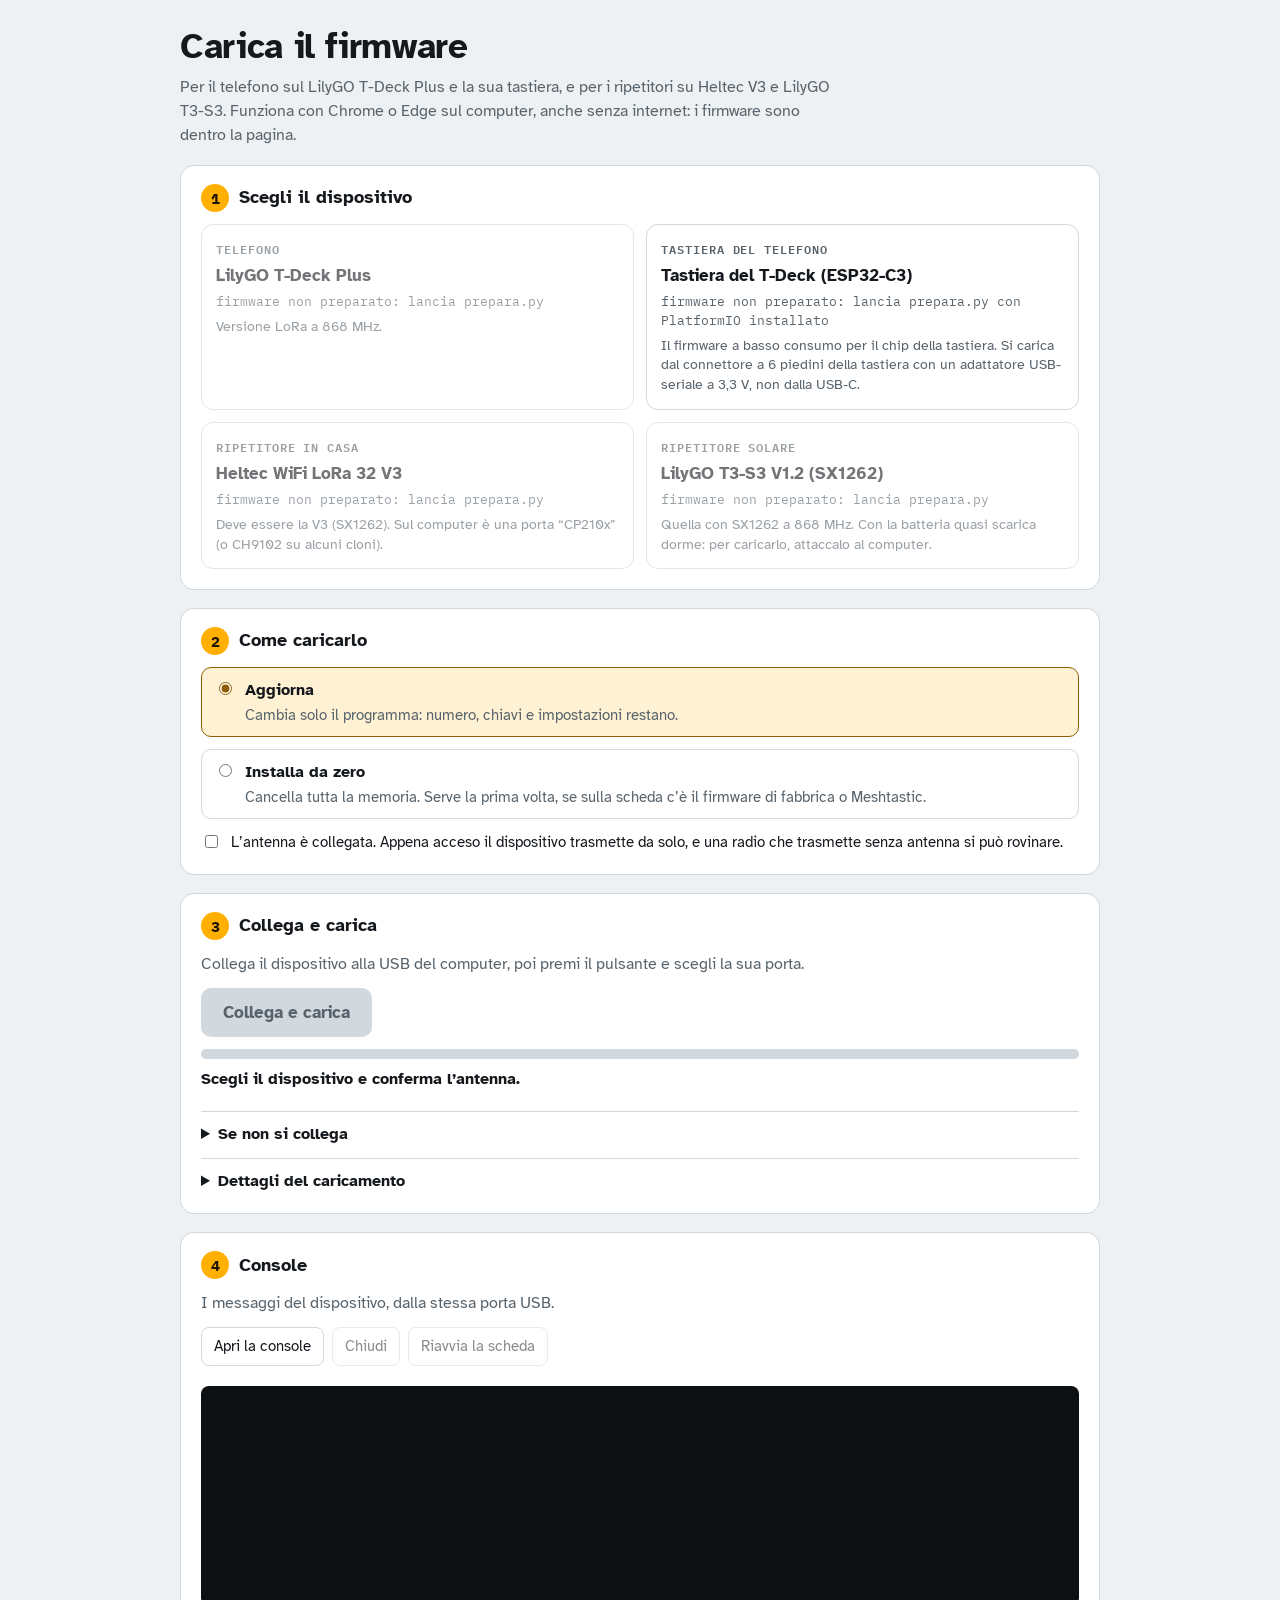
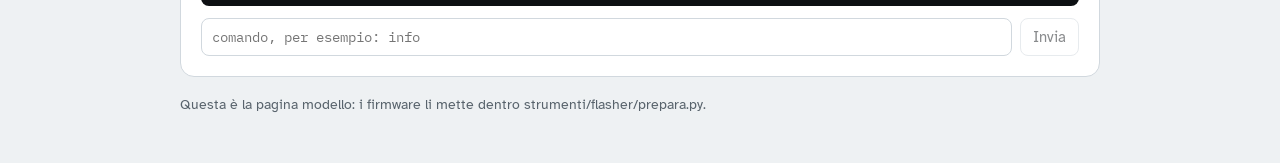
<file: Pippaphone_firmware/strumenti/flasher/flasher.html>
<!doctype html>
<html lang="it">
<head>
<meta charset="utf-8">
<meta name="viewport" content="width=device-width, initial-scale=1">
<title>Pippaphone: carica il firmware</title>
<link rel="preconnect" href="https://fonts.googleapis.com">
<link rel="preconnect" href="https://fonts.gstatic.com" crossorigin>
<link rel="stylesheet" href="https://fonts.googleapis.com/css2?family=Atkinson+Hyperlegible:wght@400;700&family=IBM+Plex+Mono:wght@400;600&display=swap">
<!-- Pagina per caricare il firmware dal browser (Chrome o Edge, Web Serial). Questo e' il modello:
     strumenti/flasher/prepara.py ci mette dentro esptool-js, MapLibre (la cartina per le mappe) e i
     firmware compilati e scrive build-flasher/pippaphone_flasher.html. -->
<style>/*MAPLIBRE_CSS*/</style>
<style>
/* Una colonna di passi numerati (scegli, come, collega, console, mappe): i colori e i caratteri sono
   quelli dell'interfaccia del telefono (AMBRA, Atkinson Hyperlegible, IBM Plex Mono). */
:root {
  --bg: #eef1f3;
  --panel: #ffffff;
  --ink: #15191d;
  --muted: #58636c;
  --line: #d1d8de;
  --accent: #8f5d00;
  --accent-fill: #ffb000;
  --accent-soft: #ffb0002b;
  --danger: #b42323;
  --danger-soft: #b4232314;
  --ok: #17803a;
  --term-bg: #0d1013;
  --term-ink: #d7dde2;
  --font-ui: "Atkinson Hyperlegible", "Segoe UI", system-ui, sans-serif;
  --font-mono: "IBM Plex Mono", ui-monospace, "Cascadia Mono", Consolas, monospace;
}
@media (prefers-color-scheme: dark) {
  :root {
    --bg: #101317; --panel: #171b20; --ink: #e6eaee; --muted: #9ba6b0; --line: #2b3239;
    --accent: #ffb000; --accent-soft: #ffb0001f; --danger: #ff6b6b; --danger-soft: #ff6b6b1a; --ok: #45cf74;
    color-scheme: dark;
  }
}
* { box-sizing: border-box; }
[hidden] { display: none !important; }
body { margin: 0; background: var(--bg); color: var(--ink); font: 16px/1.5 var(--font-ui); padding: 28px 16px 48px; }
.wrap { max-width: 920px; margin: 0 auto; display: grid; gap: 18px; }
header h1 { margin: 0; font-size: clamp(1.6rem, 1.2rem + 1.5vw, 2.2rem); line-height: 1.1; letter-spacing: -0.01em; }
header p { margin: 8px 0 0; color: var(--muted); max-width: 66ch; }
.banner { border: 1px solid var(--danger); background: var(--danger-soft); color: var(--ink); border-radius: 10px; padding: 12px 14px; }
.step { background: var(--panel); border: 1px solid var(--line); border-radius: 14px; padding: 18px 20px 20px; display: grid; gap: 12px; }
.step.off { opacity: .55; }
.step h2 { margin: 0; font-size: 1.15rem; display: flex; gap: 10px; align-items: center; }
.step h2 .n { width: 28px; height: 28px; border-radius: 50%; display: grid; place-items: center; background: var(--accent-fill); color: #1d1400; font: 700 .95rem var(--font-mono); flex: none; }
.step > p { margin: 0; color: var(--muted); }
/* un contenuto lungo (per esempio il nome di una zona pronta) non allarga la pagina oltre lo schermo */
.wrap > *, .step > * { min-width: 0; }

.devices { display: grid; grid-template-columns: repeat(2, minmax(0, 1fr)); gap: 12px; }
@media (max-width: 760px) { .devices { grid-template-columns: minmax(0, 1fr); } }
.dev { position: relative; border: 1px solid var(--line); border-radius: 12px; padding: 14px; display: grid; gap: 6px; cursor: pointer; align-content: start; }
.dev:hover { border-color: var(--accent); }
.dev input { position: absolute; opacity: 0; pointer-events: none; }
.dev:has(input:checked) { border-color: var(--accent); box-shadow: 0 0 0 2px var(--accent); background: var(--accent-soft); }
.dev:has(input:focus-visible) { outline: 2px solid var(--accent); outline-offset: 2px; }
.dev:has(input:disabled) { cursor: not-allowed; opacity: .6; }
.dev .ruolo { font: 600 .74rem var(--font-mono); letter-spacing: .08em; text-transform: uppercase; color: var(--muted); }
.dev .nome { font-weight: 700; font-size: 1.05rem; line-height: 1.25; }
.dev .fw { font: .82rem/1.45 var(--font-mono); color: var(--muted); }
.dev .nota { font-size: .88rem; color: var(--muted); line-height: 1.4; }

.mode { display: grid; grid-template-columns: auto 1fr; gap: 2px 10px; align-items: start; border: 1px solid var(--line); border-radius: 10px; padding: 10px 12px; cursor: pointer; }
.mode:has(input:checked) { border-color: var(--accent); background: var(--accent-soft); }
.mode input { margin-top: 4px; accent-color: var(--accent); }
.mode span { grid-column: 2; color: var(--muted); font-size: .92rem; }
.mode.zero:has(input:checked) { border-color: var(--danger); background: var(--danger-soft); }
.check { display: flex; gap: 10px; align-items: flex-start; font-size: .95rem; cursor: pointer; }
.check input { margin-top: 4px; accent-color: var(--accent); }
.tools input[type=file] { font: inherit; font-size: .92rem; max-width: 100%; }

button { font: inherit; cursor: pointer; }
.primary { justify-self: start; border: 0; border-radius: 10px; padding: 12px 22px; background: var(--accent-fill); color: #1d1400; font-weight: 700; font-size: 1.05rem; }
.primary:disabled { background: var(--line); color: var(--muted); cursor: not-allowed; }
.second { border: 1px solid var(--line); background: transparent; color: var(--ink); border-radius: 8px; padding: 7px 12px; font-size: .92rem; }
.second:hover:not(:disabled) { border-color: var(--accent); }
.second:disabled { opacity: .5; cursor: not-allowed; }
:focus-visible { outline: 2px solid var(--accent); outline-offset: 2px; }

.progress { display: grid; gap: 8px; }
.bar { height: 10px; border-radius: 999px; background: var(--line); overflow: hidden; }
.bar i { display: block; height: 100%; width: 0; background: var(--accent-fill); transition: width .2s; }
.bar.ok i { background: var(--ok); }
.bar.err i { background: var(--danger); }
.stato { margin: 0; font-weight: 700; min-height: 1.5em; }
.stato.err { color: var(--danger); }
.stato.ok { color: var(--ok); }
.found { margin: 0; font: .86rem var(--font-mono); color: var(--muted); }
.confirm { border: 1px solid var(--danger); background: var(--danger-soft); border-radius: 10px; padding: 12px 14px; display: grid; gap: 10px; }
.confirm p { margin: 0; }
.confirm .row { display: flex; gap: 8px; flex-wrap: wrap; }
.confirm .si { border: 0; border-radius: 8px; padding: 8px 14px; background: var(--danger); color: #fff; font-weight: 700; }
details { border-top: 1px solid var(--line); padding-top: 10px; }
details summary { cursor: pointer; font-weight: 700; }
details ol { margin: 8px 0 0; padding-left: 1.3em; display: grid; gap: 4px; }
pre { margin: 8px 0 0; max-height: 240px; overflow: auto; background: var(--term-bg); color: var(--term-ink); border-radius: 8px; padding: 10px 12px; font: .8rem/1.45 var(--font-mono); white-space: pre-wrap; word-break: break-word; }

.tools { display: flex; flex-wrap: wrap; gap: 8px; align-items: center; }
.tools label { display: inline-flex; gap: 6px; align-items: center; font-size: .92rem; }
.tools input[type=number] { width: 5.5em; font: inherit; padding: 6px 8px; border: 1px solid var(--line); border-radius: 8px; background: var(--panel); color: var(--ink); }
#term { min-height: 220px; max-height: 360px; }
.cmd { display: flex; gap: 8px; }
.cmd input { flex: 1; min-width: 0; font: .9rem var(--font-mono); padding: 8px 10px; border: 1px solid var(--line); border-radius: 8px; background: var(--panel); color: var(--ink); }
footer { color: var(--muted); font-size: .85rem; }
code, kbd { font-family: var(--font-mono); font-size: .9em; }

/* 5. Mappe sulla microSD */
.step h3 { margin: 4px 0 0; font-size: 1rem; }
.tools select { font: inherit; font-size: .92rem; padding: 6px 8px; border: 1px solid var(--line); border-radius: 8px; background: var(--panel); color: var(--ink); min-width: 0; max-width: 100%; }
.tools input[type=text] { flex: 1 1 12em; min-width: 0; font: inherit; font-size: .92rem; padding: 6px 8px; border: 1px solid var(--line); border-radius: 8px; background: var(--panel); color: var(--ink); }
.tools .stato { flex: 1 1 18em; }
.mappa { height: clamp(280px, 55vh, 460px); border: 1px solid var(--line); border-radius: 10px; overflow: hidden; background: var(--bg); }
.piccolo { margin: 0; color: var(--muted); font-size: .88rem; }
.piccolo a { color: inherit; }
ul.piccolo { padding-left: 1.2em; display: grid; gap: 4px; }
.avviso { margin: 0; border: 1px solid var(--accent); background: var(--accent-soft); border-radius: 10px; padding: 10px 12px; }
.avviso.err { border-color: var(--danger); background: var(--danger-soft); }
.avviso button { margin-left: 8px; }
#mStima { margin: 0; }
</style>
</head>
<body>
<div class="wrap">
  <header>
    <h1>Carica il firmware</h1>
    <p>Per il telefono sul LilyGO T-Deck Plus e la sua tastiera, e per i ripetitori su Heltec V3 e LilyGO T3-S3. Funziona con Chrome o Edge sul computer, anche senza internet: i firmware sono dentro la pagina.</p>
  </header>

  <div class="banner" id="noserial" hidden><b>Questo browser non può usare le porte USB.</b> Apri la pagina con Chrome o Edge sul computer (Firefox e Safari non hanno Web Serial).</div>

  <section class="step" id="s1">
    <h2><span class="n">1</span> Scegli il dispositivo</h2>
    <div class="devices" id="devices" role="radiogroup" aria-label="Dispositivo"></div>
  </section>

  <section class="step" id="s2">
    <h2><span class="n">2</span> Come caricarlo</h2>
    <label class="mode"><input type="radio" name="mode" id="m-aggiorna" value="aggiorna" checked><b id="tit-aggiorna">Aggiorna</b><span id="txt-aggiorna">Cambia solo il programma: numero, chiavi e impostazioni restano.</span></label>
    <label class="mode zero" id="modo-zero"><input type="radio" name="mode" id="m-zero" value="zero"><b>Installa da zero</b><span id="txt-zero">Cancella tutta la memoria. Serve la prima volta, se sulla scheda c’è il firmware di fabbrica o Meshtastic.</span></label>
    <label class="mode" id="modo-file" hidden><input type="radio" name="mode" id="m-file" value="file"><b>Da un file .bin</b><span id="txt-file"></span></label>
    <div class="tools" id="scegliFile" hidden><input type="file" id="fileBin" accept=".bin" aria-label="Il file del firmware"><p class="stato" id="fileStato" aria-live="polite"></p></div>
    <label class="check"><input type="checkbox" id="antenna"><span id="txt-antenna">L’antenna è collegata. Appena acceso il dispositivo trasmette da solo, e una radio che trasmette senza antenna si può rovinare.</span></label>
  </section>

  <section class="step" id="s3">
    <h2><span class="n">3</span> Collega e carica</h2>
    <p id="collegaIntro">Collega il dispositivo alla USB del computer, poi premi il pulsante e scegli la sua porta.</p>
    <button class="primary" id="go" type="button" disabled>Collega e carica</button>
    <div class="progress">
      <div class="bar" id="bar"><i></i></div>
      <p class="stato" id="stato" aria-live="polite">Scegli il dispositivo e conferma l’antenna.</p>
      <p class="found" id="found"></p>
    </div>
    <div class="confirm" id="conf" hidden>
      <p id="confText"></p>
      <div class="row"><button class="si" id="confSi" type="button">Continua</button><button class="second" id="confNo" type="button">Annulla</button></div>
    </div>
    <details id="aiuto"><summary id="aiutoTitolo">Se non si collega</summary><ol id="aiutoList"></ol></details>
    <details><summary>Dettagli del caricamento</summary><pre id="log"></pre></details>
  </section>

  <section class="step" id="s4">
    <h2><span class="n">4</span> Console</h2>
    <p id="consoleIntro">I messaggi del dispositivo, dalla stessa porta USB.</p>
    <div class="tools">
      <button class="second" id="apri" type="button">Apri la console</button>
      <button class="second" id="chiudi" type="button" disabled>Chiudi</button>
      <button class="second" id="reset" type="button" disabled>Riavvia la scheda</button>
    </div>
    <div class="tools" id="rip">
      <label for="numero">Numero R</label><input type="number" id="numero" min="1" max="4094" value="1">
      <button class="second" type="button" data-cmd="numero">Imposta</button>
      <label for="potenza">Potenza (dBm)</label><input type="number" id="potenza" min="-9" max="22" value="22">
      <button class="second" type="button" data-cmd="potenza">Imposta</button>
      <button class="second" type="button" data-cmd="info">info</button>
      <button class="second" type="button" data-cmd="strade">strade</button>
      <button class="second" type="button" data-cmd="schermo gira">schermo gira</button>
    </div>
    <pre id="term" aria-live="off"></pre>
    <form class="cmd" id="cmdForm"><input id="cmd" type="text" autocomplete="off" placeholder="comando, per esempio: info" aria-label="Comando"><button class="second" type="submit">Invia</button></form>
  </section>

  <section class="step" id="s5" hidden>
    <h2><span class="n">5</span> Mappe sulla microSD</h2>
    <p>Le cartine da guardare sul telefono anche senza rete: scegli la zona, e la pagina disegna le tile e le mette sulla microSD del T-Deck, col cavo USB oppure, molto più in fretta, con la microSD nel lettore di schede del computer. Si può fare subito dopo il caricamento o quando vuoi.</p>

    <h3>Il telefono</h3>
    <div class="tools">
      <button class="second" id="mCollega" type="button">Collega</button>
      <p class="stato" id="mSd" aria-live="polite">Serve per la copia col cavo: accendi il telefono, collegalo alla USB e premi “Collega”.</p>
    </div>

    <h3>La zona</h3>
    <p class="avviso" id="mNoNet" hidden><span id="mNoNetTesto"></span><button class="second" id="mRiprovaCartina" type="button">Riprova</button></p>
    <div class="tools">
      <label for="mPronta">Zone pronte</label>
      <select id="mPronta"></select>
      <button class="second" id="mSalvaZona" type="button" disabled>Salva questa zona</button>
      <button class="second" id="mTogliZona" type="button" disabled>Togli</button>
    </div>
    <form class="tools" id="mNomeZona" hidden>
      <label for="mNome">Nome della zona</label>
      <input type="text" id="mNome" maxlength="60" required autocomplete="off" placeholder="per esempio: casa al mare">
      <button class="second" type="submit">Salva</button>
      <button class="second" id="mNomeNo" type="button">Annulla</button>
    </form>
    <div class="tools">
      <label for="mStile">Cartina</label>
      <select id="mStile"><option value="liberty">Classica</option><option value="bright">Colorata</option><option value="positron">Chiara</option></select>
    </div>
    <div class="mappa" id="mappa"></div>
    <p class="piccolo">© <a href="https://www.openstreetmap.org/copyright" target="_blank" rel="noopener" title="Dati con licenza ODbL">OpenStreetMap contributors</a> · <a href="https://openfreemap.org" target="_blank" rel="noopener">OpenFreeMap</a> · <a href="https://openmaptiles.org" target="_blank" rel="noopener">OpenMapTiles</a></p>
    <p class="piccolo">La cartina ha bisogno di internet solo qui sul computer: sul telefono le mappe stanno sulla microSD e vanno anche senza rete.</p>
    <div class="tools">
      <button class="second" id="mZona" type="button" disabled>Usa la zona che vedi</button>
      <label for="mZmin">dallo zoom</label><input type="number" id="mZmin" min="6" max="17" value="10">
      <label for="mZmax">allo zoom</label><input type="number" id="mZmax" min="6" max="17" value="16">
      <span class="piccolo" id="mOra"></span>
    </div>
    <p id="mStima"></p>
    <p class="avviso" id="mAvviso" hidden></p>

    <h3>La copia</h3>
    <ul class="piccolo" id="mCartelleNota">
      <li data-cartelle><b>Salva in una cartella</b> è il modo più veloce: metti la microSD nel lettore di schede del computer e scegli la microSD stessa (per esempio <b>E:</b>), non una cartella che c’è dentro. Le mappe vanno subito al loro posto, nella cartella “mappe” della cartella principale, l’unico posto dove il telefono le cerca; alla fine espelli la microSD e rimettila nel telefono. Se il browser non apre la microSD, fai sulla microSD una cartella “mappe” e scegli quella.</li>
      <li data-cartelle>Per tenere le mappe pronte sul computer scegli invece una cartella tua, per esempio “Mappe Pippaphone” dentro Documenti (Documenti, Desktop e Download interi il browser non li apre). Poi <b>Manda da una cartella</b> le manda al telefono col cavo senza disegnarle di nuovo; oppure copi tu la cartella “mappe” che c’è dentro nella cartella principale della microSD.</li>
      <li><b>Copia sulla microSD</b> disegna le tile e le manda al telefono col cavo, senza cartelle. Col firmware nuovo le tile viaggiano a flusso, molte volte più in fretta di prima (con un firmware vecchio la pagina lo dice: aggiornalo con “Aggiorna”, le mappe e i dati restano). Per una zona grande la microSD nel lettore di schede resta la più veloce.</li>
      <li>La microSD dev’essere FAT32, non exFAT: quelle fino a 32 GB escono già così, quelle più grandi di solito sono exFAT e il telefono non le legge.</li>
    </ul>
    <p class="avviso" id="mNoCartelle" hidden>Questo browser non può scrivere nelle cartelle del computer: per salvare le mappe in una cartella, o mandarle da lì, apri la pagina con Chrome o Edge sul computer.</p>
    <div class="tools">
      <button class="primary" id="mVia" type="button" disabled>Copia sulla microSD</button>
      <button class="second" id="mSalva" type="button" disabled>Salva in una cartella…</button>
      <button class="second" id="mManda" type="button" disabled>Manda da una cartella…</button>
      <button class="second" id="mFerma" type="button" hidden>Ferma</button>
      <button class="second" id="mAltra" type="button" hidden>Un’altra cartella…</button>
    </div>
    <div class="progress">
      <div class="bar" id="mBar"><i></i></div>
      <p class="stato" id="mStato" aria-live="polite"></p>
      <p class="found" id="mDati"></p>
    </div>
    <p class="piccolo">Mentre la pagina disegna le tile (“Copia sulla microSD” e “Salva in una cartella”), tieni davanti questa scheda del browser: se ne guardi un’altra, il disegno aspetta che torni. Finché lavora, la pagina chiede di tenere acceso lo schermo; tu non bloccare il computer e non metterlo in sospensione (un portatile tienilo attaccato alla corrente): col computer bloccato il disegno aspetta, in sospensione si ferma tutto. Se ti fermi, la volta dopo le tile già copiate o salvate si saltano.</p>
  </section>

  <footer id="foot"></footer>
</div>

<script>/*FIRMWARE*/</script>
<script>/*MAPLIBRE_JS*/</script>
<script type="module">/*ESPTOOL*/</script>
<script type="module">
const $ = s => document.querySelector(s);
const FW = window.FIRMWARE || {};
const ESPRESSIF = 0x303a, SILABS = 0x10c4, WCH = 0x1a86, FTDI = 0x0403, PROLIFIC = 0x067b;

// I dispositivi. chip, flashMB e vid servono a controllare che sia la scheda giusta prima di scrivere;
// programmazione e' cosa dire quando la console vede che si e' avviato nel modo di programmazione.
const DEV = {
  tdeck: {
    ruolo: 'Telefono', nome: 'LilyGO T-Deck Plus', chip: 'ESP32-S3', flashMB: 16, vid: [ESPRESSIF], mappe: true,
    nota: 'Versione LoRa a 868 MHz.',
    aggiorna: 'Cambia solo il programma: numero, chiavi, PIN e impostazioni restano; rubrica e chat sono sulla microSD.',
    zero: 'Cancella tutta la memoria: chiavi, numero, certificato e PIN (la microSD non si tocca). Il numero poi va riassegnato dall’amministratore. Serve la prima volta, sopra il firmware di fabbrica o Meshtastic.',
    aiuto: ['Sposta l’interruttore laterale su OFF.', 'Tieni premuto il trackball e rimetti l’interruttore su ON.', 'Dopo 2–3 secondi rilascia: lo schermo resta nero, il T-Deck aspetta il firmware.', 'Premi di nuovo “Collega e carica”. Alla fine spegni e riaccendi con l’interruttore.'],
    dopo: 'Il T-Deck si riavvia col firmware nuovo. Se lo schermo resta nero, spegnilo e riaccendilo con l’interruttore.',
    programmazione: 'il T-Deck è nel modo di programmazione: per caricare il firmware va bene; per avviarlo, spegnilo e riaccendilo con l’interruttore senza premere il trackball',
  },
  // La tastiera ha un suo ESP32-C3, che non e' collegato alla USB-C del T-Deck: si carica con un adattatore
  // USB-seriale sul suo connettore, e prende la corrente dal T-Deck acceso (dall'ESP32-S3). Un adattatore puo'
  // essere di tante marche, quindi la porta si sceglie fra tutte. Il firmware si puo' anche prendere da un file:
  // e' il modo per tornare a quello di LilyGO.
  tastiera: {
    ruolo: 'Tastiera del telefono', nome: 'Tastiera del T-Deck (ESP32-C3)', chip: 'ESP32-C3', flashMB: 4, adattatore: true, baud: 460800,
    nota: 'Il firmware a basso consumo per il chip della tastiera. Si carica dal connettore a 6 piedini della tastiera con un adattatore USB-seriale a 3,3 V, non dalla USB-C.',
    manca: 'lancia prepara.py con PlatformIO installato',
    titoloAggiorna: 'Firmware del Pippaphone',
    aggiorna: 'Quello a basso consumo, al posto del firmware di LilyGO. La tastiera non ha impostazioni da tenere.',
    file: 'Per tornare al firmware di LilyGO: scarica T-Keyboard_Keyboard_ESP32C3_250620.bin (o uno più nuovo) dalla cartella firmware del repository Xinyuan-LilyGO/T-Deck su GitHub e sceglilo qui sotto. Va bene ogni firmware completo per l’ESP32-C3, di quelli da scrivere all’indirizzo 0.',
    antenna: 'L’antenna del T-Deck è collegata. Per caricare la tastiera il T-Deck dev’essere acceso, e acceso trasmette da solo: una radio che trasmette senza antenna si può rovinare.',
    collega: 'Collega l’adattatore USB-seriale alla tastiera e al computer e accendi la tastiera nel modo di programmazione, come qui sotto; poi premi il pulsante e scegli la porta dell’adattatore.',
    titoloAiuto: 'Come collegare la tastiera',
    aiuto: ['Serve un adattatore USB-seriale a 3,3 V (CP2102, CH340, FT232…): la USB-C del T-Deck porta all’ESP32-S3, non alla tastiera.',
      'Il connettore a 6 piedini della tastiera, accanto al tasto RST, dall’alto (dal lato del tasto) è: TX, RX, BOOT, RST, GND, VCC. Collega RX dell’adattatore a TX, TX a RX e GND a GND; VCC no.',
      'Col T-Deck spento collega con un filo BOOT a GND, poi accendi il T-Deck con l’interruttore, senza premere il trackball: la tastiera prende la corrente dal T-Deck acceso e parte nel modo di programmazione.',
      'Se il T-Deck era già acceso: con BOOT a GND, tocca un attimo RST con un altro filo collegato a GND.',
      'Premi “Collega e carica” e scegli la porta dell’adattatore (non quella del T-Deck).'],
    dopo: 'Togli il filo tra BOOT e GND, poi spegni e riaccendi il T-Deck con l’interruttore: nella console qui sotto deve comparire “Tastiera Pippaphone pronta”.',
    dopoFile: 'Togli il filo tra BOOT e GND, poi spegni e riaccendi il T-Deck con l’interruttore: la tastiera riparte col firmware del file.',
    console: 'I messaggi della tastiera, dall’adattatore USB-seriale. Per riavviarla spegni e riaccendi il T-Deck.',
    programmazione: 'la tastiera è nel modo di programmazione: per caricare il firmware va bene; per avviarla, togli il filo tra BOOT e GND, poi spegni e riaccendi il T-Deck',
  },
  heltec: {
    ruolo: 'Ripetitore in casa', nome: 'Heltec WiFi LoRa 32 V3', chip: 'ESP32-S3', flashMB: 8, vid: [SILABS, WCH], ripetitore: true,
    nota: 'Deve essere la V3 (SX1262). Sul computer è una porta “CP210x” (o CH9102 su alcuni cloni).',
    aggiorna: 'Cambia solo il programma: numero del ripetitore, potenza e schermo restano.',
    zero: 'Cancella tutta la memoria: il ripetitore riparte con un numero a caso e la potenza massima, poi va numerato. Serve la prima volta, sopra Meshtastic o il firmware di fabbrica.',
    aiuto: ['Controlla che il cavo USB porti i dati (alcuni caricano e basta).', 'Se Windows non vede la porta, installa il driver “CP210x” di Silicon Labs.', 'Tieni premuto PRG, premi e rilascia RST, rilascia PRG; poi riprova.'],
    dopo: 'Il ripetitore si riavvia col firmware nuovo. Apri la console qui sotto e dagli il suo numero.',
    programmazione: 'il ripetitore è nel modo di programmazione: per caricare il firmware va bene; per avviarlo, premi e rilascia RST senza PRG',
  },
  t3s3: {
    ruolo: 'Ripetitore solare', nome: 'LilyGO T3-S3 V1.2 (SX1262)', chip: 'ESP32-S3', flashMB: 4, vid: [ESPRESSIF], ripetitore: true,
    nota: 'Quella con SX1262 a 868 MHz. Con la batteria quasi scarica dorme: per caricarlo, attaccalo al computer.',
    aggiorna: 'Cambia solo il programma: numero del ripetitore, potenza e schermo restano.',
    zero: 'Cancella tutta la memoria: il ripetitore riparte con un numero a caso e la potenza massima, poi va numerato. Serve la prima volta, sopra Meshtastic o il firmware di fabbrica.',
    aiuto: ['Tieni premuto BOOT, premi e rilascia RST, rilascia BOOT; poi riprova.', 'Alla fine del caricamento premi RST per farlo ripartire.'],
    dopo: 'Se non riparte da solo, premi RST. Poi apri la console qui sotto e dagli il suo numero.',
    programmazione: 'il ripetitore è nel modo di programmazione: per caricare il firmware va bene; per avviarlo, premi e rilascia RST senza BOOT',
  },
};
const ANTENNA = $('#txt-antenna').textContent, COLLEGA = $('#collegaIntro').textContent, AIUTO = $('#aiutoTitolo').textContent;

let scelto = null, busy = false, lastInfo = null;
let copiando = false;   // si stanno copiando le mappe sulla microSD (sezione 5): la porta e' occupata
const hasSerial = 'serial' in navigator;
if (!hasSerial) $('#noserial').hidden = false;

// ---------------------------------------------------------------- scelta del dispositivo
const box = $('#devices');
for (const [id, d] of Object.entries(DEV)) {
  const fw = FW[id];
  const l = document.createElement('label');
  l.className = 'dev';
  const kb = fw ? Math.round(fw.file.reduce((s, f) => s + f.dimensione, 0) / 1024) : 0;
  l.innerHTML = `<input type="radio" name="dev" value="${id}"${fw || d.file ? '' : ' disabled'}>` +
    `<span class="ruolo">${d.ruolo}</span><span class="nome">${d.nome}</span>` +
    `<span class="fw">${fw ? `firmware ${esc(fw.versione || '?')}<br>compilato il ${esc(fw.compilato || '?')}<br>${kb} kB, flash ${d.flashMB} MB` : `firmware non preparato: ${d.manca || 'lancia prepara.py'}`}</span>` +
    `<span class="nota">${d.nota}</span>`;
  box.appendChild(l);
}
// Per la tastiera i passi per collegarla servono sempre, non solo se qualcosa non va: si vedono subito.
box.addEventListener('change', e => { scelto = e.target.value; $('#aiuto').open = !!DEV[scelto].adattatore; aggiorna(true); });
$('#antenna').addEventListener('change', () => aggiorna(true));
document.querySelectorAll('input[name=mode]').forEach(r => r.addEventListener('change', () => aggiorna(true)));
$('#foot').textContent = FW.creato
  ? `Pagina preparata il ${FW.creato}${FW.git ? ' dai sorgenti ' + FW.git : ''}. Carica i firmware con esptool-js 0.7.0 di Espressif (Apache 2.0)` +
    (window.maplibregl ? `; disegna le mappe con MapLibre GL JS ${maplibregl.getVersion()} (BSD-3).` : '.')
  : 'Questa è la pagina modello: i firmware li mette dentro strumenti/flasher/prepara.py.';

function esc(s) { return String(s).replace(/[&<>"]/g, c => ({ '&': '&amp;', '<': '&lt;', '>': '&gt;', '"': '&quot;' })[c]); }

// dalUtente: la scelta e' cambiata, si riscrive anche lo stato (non dopo un caricamento, che ha il suo).
function aggiorna(dalUtente) {
  const d = scelto && DEV[scelto];
  if (d) {
    // Una scelta che questo dispositivo non ha torna su "Aggiorna"; senza il suo firmware nella pagina resta il file.
    if ((!d.zero && $('#m-zero').checked) || (!d.file && $('#m-file').checked)) $('#m-aggiorna').checked = true;
    $('#m-aggiorna').disabled = !FW[scelto];
    if (!FW[scelto] && d.file) $('#m-file').checked = true;
    $('#tit-aggiorna').textContent = d.titoloAggiorna || 'Aggiorna';
    $('#txt-aggiorna').textContent = FW[scelto] ? d.aggiorna : `Non è in questa pagina: per averlo, ${d.manca || 'lancia prepara.py'}.`;
    $('#modo-zero').hidden = !d.zero;
    $('#txt-zero').textContent = d.zero || '';
    $('#modo-file').hidden = !d.file;
    $('#txt-file').textContent = d.file || '';
    $('#txt-antenna').textContent = d.antenna || ANTENNA;
    $('#collegaIntro').textContent = d.collega || COLLEGA;
    $('#aiutoTitolo').textContent = d.titoloAiuto || AIUTO;
    $('#aiutoList').innerHTML = d.aiuto.map(t => `<li>${esc(t)}</li>`).join('');
    $('#rip').hidden = !d.ripetitore;
    // Con l'adattatore della tastiera RTS non arriva al chip (niente riavvio) e il C3 non legge comandi.
    $('#reset').hidden = $('#cmdForm').hidden = !!d.adattatore;
    $('#consoleIntro').textContent = d.console || (d.ripetitore
      ? 'Comandi del ripetitore: numero (R1–R4094), potenza, info, strade, schermo, riavvia. Restano salvati.'
      : 'I messaggi del telefono (avvio, radio, microSD, modo della tastiera). Per vederli dall’inizio premi “Riavvia la scheda”.');
  } else {
    $('#rip').hidden = true;
  }
  const daFile = !!d && !!d.file && $('#m-file').checked;
  $('#scegliFile').hidden = !daFile;
  $('#go').disabled = !d || !hasSerial || busy || copiando || !$('#antenna').checked || (daFile ? !fileBin : !FW[scelto]);
  // Le mappe sono solo per il telefono (mentre si copiano o si salvano la sezione resta, qualunque sia la scelta).
  $('#s5').hidden = !copiando && !salvando && (!d || !d.mappe);
  if (!$('#s5').hidden) mostraCartina();
  aggiornaMappe();
  if (dalUtente && !busy && d) {
    barra(0);
    stato(!$('#antenna').checked ? 'Conferma che l’antenna è collegata.' : daFile && !fileBin ? 'Scegli il file del firmware.' : 'Pronto: premi “Collega e carica”.');
  }
}

// ---------------------------------------------------------------- un firmware da un file (la tastiera)
// Un firmware completo, di quelli da scrivere all'indirizzo 0 (come quelli di LilyGO): comincia col bootloader,
// un'immagine (0xE9, poi a 12 il numero del chip, come in esptool), e a 0x8000 ha la tabella delle partizioni (AA 50).
const CHIP_ID = { 0: 'ESP32', 2: 'ESP32-S2', 5: 'ESP32-C3', 9: 'ESP32-S3', 12: 'ESP32-C2', 13: 'ESP32-C6', 16: 'ESP32-H2', 18: 'ESP32-P4', 20: 'ESP32-C61', 23: 'ESP32-C5' };
let fileBin = null;   // il file scelto, se va bene: { nome, dati }
function fileSbagliato(dati, d) {
  if (dati.length < 0x8000 + 32 || dati[0] !== 0xe9) return 'non è un firmware completo: quelli da scrivere all’indirizzo 0 cominciano col bootloader.';
  const chip = CHIP_ID[dati[12] | dati[13] << 8];
  if (chip !== d.chip) return `è un firmware per ${chip ? 'l’' + chip : 'un altro chip'}, non per l’${d.chip}.`;
  if (dati[0x8000] !== 0xaa || dati[0x8001] !== 0x50) return 'non è un firmware completo: manca la tabella delle partizioni (a 0x8000). Serve quello da scrivere all’indirizzo 0, non solo il programma.';
  if (dati.length > d.flashMB * 1048576) return `è più grande della memoria del chip (${d.flashMB} MB).`;
  return '';
}
$('#fileBin').addEventListener('change', async () => {
  fileBin = null;
  const f = $('#fileBin').files[0], d = scelto && DEV[scelto], e = $('#fileStato');
  e.textContent = ''; e.className = 'stato';
  if (f && d) {
    try {
      const dati = new Uint8Array(await f.arrayBuffer()), no = fileSbagliato(dati, d);
      if (no) { e.textContent = `${f.name}: ${no}`; e.className = 'stato err'; }
      else { fileBin = { nome: f.name, dati }; e.textContent = `${f.name}: firmware completo per l’${d.chip}, ${Math.round(dati.length / 1024)} kB.`; e.className = 'stato ok'; }
    } catch (err) {
      e.textContent = `Non riesco a leggere ${f.name}: ${err.message}`; e.className = 'stato err';
    }
  }
  aggiorna(true);
});

// ---------------------------------------------------------------- stato e registro
const logEl = $('#log');
const terminal = {
  clean() { logEl.textContent = ''; },
  writeLine(s) { logEl.textContent += s + '\n'; logEl.scrollTop = logEl.scrollHeight; },
  write(s) { logEl.textContent += s; logEl.scrollTop = logEl.scrollHeight; },
};
function stato(t, kind) { const e = $('#stato'); e.textContent = t; e.className = 'stato' + (kind ? ' ' + kind : ''); }
function barra(frac, kind) { const b = $('#bar'); b.className = 'bar' + (kind ? ' ' + kind : ''); b.firstElementChild.style.width = Math.round(frac * 100) + '%'; }
function chiedi(testo, si) {
  return new Promise(res => {
    $('#confText').textContent = testo;
    $('#confSi').textContent = si;
    $('#conf').hidden = false;
    const fine = v => { $('#conf').hidden = true; $('#confSi').onclick = $('#confNo').onclick = null; res(v); };
    $('#confSi').onclick = () => fine(true);
    $('#confNo').onclick = () => fine(false);
    $('#confSi').focus();
  });
}
function b64(s) { const bin = atob(s); const u = new Uint8Array(bin.length); for (let i = 0; i < bin.length; i++) u[i] = bin.charCodeAt(i); return u; }

// MD5 (RFC 1321): esptool-js lo confronta con quello che calcola il chip, per controllare la scrittura.
function md5hex(data) {
  const S = [7, 12, 17, 22, 7, 12, 17, 22, 7, 12, 17, 22, 7, 12, 17, 22, 5, 9, 14, 20, 5, 9, 14, 20, 5, 9, 14, 20, 5, 9, 14, 20,
             4, 11, 16, 23, 4, 11, 16, 23, 4, 11, 16, 23, 4, 11, 16, 23, 6, 10, 15, 21, 6, 10, 15, 21, 6, 10, 15, 21, 6, 10, 15, 21];
  const K = new Uint32Array(64);
  for (let i = 0; i < 64; i++) K[i] = (Math.abs(Math.sin(i + 1)) * 4294967296) >>> 0;
  const len = data.length;
  const buf = new Uint8Array((((len + 8) >>> 6) << 6) + 64);
  buf.set(data);
  buf[len] = 0x80;
  const dv = new DataView(buf.buffer);
  dv.setUint32(buf.length - 8, (len * 8) >>> 0, true);
  dv.setUint32(buf.length - 4, Math.floor(len / 536870912), true);
  let a0 = 0x67452301, b0 = 0xefcdab89, c0 = 0x98badcfe, d0 = 0x10325476;
  const M = new Uint32Array(16);
  for (let off = 0; off < buf.length; off += 64) {
    for (let i = 0; i < 16; i++) M[i] = dv.getUint32(off + i * 4, true);
    let A = a0, B = b0, C = c0, D = d0;
    for (let i = 0; i < 64; i++) {
      let F, g;
      if (i < 16) { F = (B & C) | (~B & D); g = i; }
      else if (i < 32) { F = (D & B) | (~D & C); g = (5 * i + 1) & 15; }
      else if (i < 48) { F = B ^ C ^ D; g = (3 * i + 5) & 15; }
      else { F = C ^ (B | ~D); g = (7 * i) & 15; }
      F = (F + A + K[i] + M[g]) >>> 0;
      A = D; D = C; C = B;
      B = (B + ((F << S[i]) | (F >>> (32 - S[i])))) >>> 0;
    }
    a0 = (a0 + A) >>> 0; b0 = (b0 + B) >>> 0; c0 = (c0 + C) >>> 0; d0 = (d0 + D) >>> 0;
  }
  const out = new DataView(new ArrayBuffer(16));
  out.setUint32(0, a0, true); out.setUint32(4, b0, true); out.setUint32(8, c0, true); out.setUint32(12, d0, true);
  return Array.from(new Uint8Array(out.buffer), b => b.toString(16).padStart(2, '0')).join('');
}

// ---------------------------------------------------------------- caricamento
const FILTRI = [{ usbVendorId: ESPRESSIF }, { usbVendorId: SILABS }, { usbVendorId: WCH }];
// Per la tastiera tutte le porte: gli adattatori USB-seriale sono di tante marche.
const filtri = () => scelto && DEV[scelto].adattatore ? {} : { filters: FILTRI };
const nomeVid = v => v === ESPRESSIF ? 'USB interna dell’ESP32-S3' : v === SILABS ? 'CP210x' : v === WCH ? 'CH340/CH9102'
  : v === FTDI ? 'FTDI' : v === PROLIFIC ? 'PL2303' : v ? '0x' + v.toString(16) : 'sconosciuta';

$('#go').addEventListener('click', async () => {
  if (busy) return;
  const d = DEV[scelto], fw = FW[scelto], daZero = !!d.zero && $('#m-zero').checked, daFile = !!d.file && $('#m-file').checked;
  if (daFile ? !fileBin : !fw) return;
  if (daZero && !await chiedi(`Installare da zero ${d.nome}? ${d.zero}`, 'Cancella e installa')) return;
  await chiudiConsole();
  let port;
  try {
    port = await navigator.serial.requestPort(filtri());
  } catch (e) {
    stato(e.name === 'NotFoundError' ? 'Nessuna porta scelta.' : 'Porta non disponibile: ' + e.message);
    return;
  }
  const info = port.getInfo();
  // La USB-C del T-Deck porta all'ESP32-S3: lo si dice prima di collegarsi, che lo metterebbe in programmazione.
  if (d.adattatore && info.usbVendorId === ESPRESSIF) {
    barra(0);
    stato(`Questa è la USB-C del T-Deck, che porta all’ESP32-S3 e non alla tastiera: la tastiera si carica con un adattatore USB-seriale collegato al suo connettore (vedi “${d.titoloAiuto || AIUTO}”). Niente è stato scritto.`, 'err');
    $('#aiuto').open = true;
    return;
  }
  busy = true; aggiorna(false); terminal.clean(); barra(0); $('#found').textContent = '';
  let transport = null, loader = null, riuscito = false;
  try {
    lastInfo = info;
    transport = new window.esptool.Transport(port, false);
    loader = new window.esptool.ESPLoader({ transport, baudrate: d.baud || 921600, terminal, debugLogging: false });
    stato('Collegamento al chip…');
    let chip;
    try {
      chip = await loader.main('default_reset');
    } catch (e) {
      $('#aiuto').open = true;
      throw new Error(`Non riesco a parlare con la scheda: mettila in programmazione (vedi “${d.titoloAiuto || AIUTO}”) e riprova. ` + (e.message || e));
    }
    const flash = await loader.detectFlashSize();
    const mb = flash ? parseInt(flash, 10) : 0;
    $('#found').textContent = `Trovato: ${chip}, memoria ${flash || 'non riconosciuta'}, porta ${nomeVid(info.usbVendorId)}.`;
    const dubbi = [];
    // Il nome della famiglia (CHIP_NAME di esptool-js): una ESP8685, per esempio, e' una ESP32-C3.
    const famiglia = loader.chip?.CHIP_NAME || (/ESP32-[A-Z0-9]+/.exec(chip) || [chip])[0];
    if (famiglia !== d.chip) {
      throw new Error(`Il chip è ${chip}: ${d.nome} ha un ${d.chip}. ` + (famiglia === 'ESP32-C3' && !d.adattatore
        ? 'È la tastiera del T-Deck? Allora scegli “Tastiera del T-Deck” al passo 1.' : 'Hai scelto il dispositivo giusto?'));
    }
    if (daFile) {
      if (mb && fileBin.dati.length > mb * 1048576) throw new Error(`Il file è più grande della memoria del chip (${flash}).`);
    } else if (mb && mb < d.flashMB) throw new Error(`La memoria è di ${flash}, ma il firmware di ${d.nome} ne vuole ${d.flashMB} MB: è un’altra scheda.`);
    if (mb && mb > d.flashMB) dubbi.push(`la memoria è di ${flash}, la ${d.nome} ne ha ${d.flashMB} MB`);
    if (d.vid && info.usbVendorId && !d.vid.includes(info.usbVendorId)) dubbi.push(`la porta è ${nomeVid(info.usbVendorId)}, sulla ${d.nome} di solito è ${d.vid.map(nomeVid).join(' o ')}`);
    if (dubbi.length && !await chiedi(`Sembra un’altra scheda: ${dubbi.join('; ')}. Caricare lo stesso il firmware di ${d.nome}?`, 'Carica lo stesso')) {
      stato('Annullato: niente è stato scritto.');
      return;
    }
    const scrivere = daFile ? [{ nome: fileBin.nome, data: fileBin.dati.slice(), address: 0 }]
      : fw.file.map(f => ({ nome: f.nome, data: b64(f.dati), address: f.indirizzo }));
    const files = scrivere.map(({ data, address }) => ({ data, address }));
    const sizes = files.map(f => f.data.length), total = sizes.reduce((a, b) => a + b, 0);
    stato(daZero ? 'Cancello tutta la memoria (fino a un minuto)…' : 'Scrivo il firmware…');
    await loader.writeFlash({
      fileArray: files, flashMode: 'keep', flashFreq: 'keep', flashSize: 'keep', eraseAll: daZero, compress: true,
      reportProgress: (i, written, size) => {
        const prima = sizes.slice(0, i).reduce((a, b) => a + b, 0);
        barra((prima + sizes[i] * (size ? written / size : 1)) / total);
        stato(`Scrivo ${scrivere[i].nome} (${i + 1} di ${files.length})…`);
      },
      calculateMD5Hash: md5hex,
    });
    barra(1, 'ok');
    stato('Firmware scritto e controllato. Riavvio…');
    await loader.after('hard_reset');
    stato('Fatto. ' + (daFile && d.dopoFile || d.dopo), 'ok');
    riuscito = true;
  } catch (e) {
    barra(1, 'err');
    stato(String(e && e.message || e), 'err');
    terminal.writeLine('ERRORE: ' + (e && e.stack || e));
  } finally {
    try { if (transport) await transport.disconnect(); } catch (_) {}
    busy = false; aggiorna(false);
  }
  // Dopo il caricamento si apre la console da sola: si vede l'avvio e, sui ripetitori, si da' il numero.
  if (riuscito) { voleva = true; setTimeout(apriAuto, 700); }
});

// ---------------------------------------------------------------- console (Web Serial diretta, 115200)
// La console resta "voluta" finche' non la si chiude: se la scheda si riavvia e la porta sparisce e
// ricompare (succede con la USB interna dell'ESP32-S3), si riapre da sola.
let cport = null, creader = null, cclosing = false, voleva = false, aprendo = false;
const term = $('#term');
const dec = new TextDecoder();
let coda = '';   // la fine di quello che e' arrivato: una frase della ROM si riconosce anche spezzata in due pezzi
function scrivi(t) {
  term.textContent += t.replace(/\x1b\[[0-9;]*m/g, '');   // niente colori ANSI
  // La ROM dice che il chip si e' avviato nel modo di programmazione: si dice come uscirne.
  coda = (coda + t).slice(-80);
  if (coda.includes('waiting for download')) {
    coda = '';
    const d = scelto && DEV[scelto];
    term.textContent += `\n[${d && d.programmazione || 'la scheda è nel modo di programmazione: per caricare il firmware va bene; per avviarla, riavviala senza il tasto di programmazione'}]\n`;
  }
  if (term.textContent.length > 60000) term.textContent = term.textContent.slice(-40000);
  term.scrollTop = term.scrollHeight;
}
function consoleAperta(on) {
  // Mentre si copiano le mappe la porta serve a loro: niente comandi e niente riavvio.
  $('#apri').disabled = on; $('#chiudi').disabled = !on; $('#reset').disabled = !on || copiando;
  document.querySelectorAll('#rip button, #cmdForm button').forEach(b => b.disabled = !on || copiando);
  $('#mCollega').textContent = on ? 'Controlla la microSD' : 'Collega';
}
consoleAperta(false);
const stessa = p => {
  const i = p.getInfo();
  return !!lastInfo && i.usbVendorId === lastInfo.usbVendorId && i.usbProductId === lastInfo.usbProductId;
};

async function apri(port) {
  if (cport || aprendo || busy) return;
  aprendo = true;
  try {
    await port.open({ baudRate: 115200 });
    try { await port.setSignals({ dataTerminalReady: false, requestToSend: false }); } catch (_) {}
    cport = port; cclosing = false; lastInfo = port.getInfo();
    portaNuova();   // sezione 5: si ricomincia a leggere le righe da capo
    consoleAperta(true);
    scrivi('[console aperta]\n');
    leggi(port);
  } finally {
    aprendo = false;
  }
}

// Dopo il caricamento o un riavvio: la porta gia' autorizzata con lo stesso VID/PID, se c'e'; se non
// c'e' ancora, arriva poi con l'evento "connect".
async function apriAuto() {
  if (!voleva || cport || busy || !hasSerial) return;
  const p = (await navigator.serial.getPorts()).find(stessa);
  if (p) { try { await apri(p); } catch (e) { scrivi(`[console: ${e.message}]\n`); } }
}

// La porta gia' usata (stesso VID/PID) o quella che sceglie l'utente; la usa anche la sezione 5.
async function apriConsole() {
  if (!hasSerial || busy) return;
  try {
    const p = (await navigator.serial.getPorts()).find(stessa) || await navigator.serial.requestPort(filtri());
    voleva = true;
    await apri(p);
  } catch (e) {
    if (e.name !== 'NotFoundError') scrivi(`[non riesco ad aprire la porta: ${e.message}. Se è aperta in un altro programma (per esempio idf.py monitor), chiudilo.]\n`);
  }
}
$('#apri').addEventListener('click', apriConsole);

async function leggi(port) {
  while (cport === port && port.readable && !cclosing) {
    creader = port.readable.getReader();
    try {
      for (;;) {
        const { value, done } = await creader.read();
        if (done) break;
        smista.testo(dec.decode(value, { stream: true }));   // le risposte "@PIPPA " vanno alla sezione 5
      }
    } catch (e) {
      if (!cclosing) scrivi(voleva ? '\n[la scheda si è riavviata: la console si riapre appena torna]\n' : `\n[porta persa: ${e.message}]\n`);
      break;
    } finally {
      try { creader.releaseLock(); } catch (_) {}
    }
  }
  if (cport === port && !cclosing) {
    try { await port.close(); } catch (_) {}
    cport = null;
    consoleAperta(false);
    setTimeout(apriAuto, 500);
  }
}

async function chiudiConsole() {
  voleva = false;
  if (!cport) return;
  cclosing = true;
  try { await creader?.cancel(); } catch (_) {}
  try { await cport.close(); } catch (_) {}
  cport = null;
  consoleAperta(false);
  scrivi('[console chiusa]\n');
}
$('#chiudi').addEventListener('click', chiudiConsole);

async function invia(riga) {
  if (!cport || !cport.writable) return;
  if (copiando) { scrivi('[aspetta la fine della copia delle mappe]\n'); return; }
  const w = cport.writable.getWriter();
  try { await w.write(new TextEncoder().encode(riga + '\r\n')); } finally { w.releaseLock(); }
}
$('#cmdForm').addEventListener('submit', e => { e.preventDefault(); const c = $('#cmd').value.trim(); if (c) { invia(c); $('#cmd').value = ''; } });
document.querySelectorAll('#rip [data-cmd]').forEach(b => b.addEventListener('click', () => {
  const c = b.dataset.cmd;
  if (c === 'numero') {
    const n = parseInt($('#numero').value, 10);
    if (n >= 1 && n <= 4094) invia('numero ' + n); else scrivi('[il numero va da 1 a 4094]\n');
  } else if (c === 'potenza') {
    const p = parseInt($('#potenza').value, 10);
    if (p >= -9 && p <= 22) invia('potenza ' + p); else scrivi('[la potenza va da -9 a 22 dBm]\n');
  } else invia(c);
}));
// Riavvio dalla linea RTS (come esptool): funziona sia col CP210x sia con la USB interna.
$('#reset').addEventListener('click', async () => {
  if (!cport) return;
  try {
    scrivi('\n[riavvio]\n');
    await cport.setSignals({ dataTerminalReady: false, requestToSend: true });
    await new Promise(r => setTimeout(r, 120));
    await cport.setSignals({ dataTerminalReady: false, requestToSend: false });
  } catch (e) { if (!voleva) scrivi(`[riavvio non riuscito: ${e.message}]\n`); }
});
if (hasSerial) {
  navigator.serial.addEventListener('connect', e => { if (voleva && !cport && stessa(e.target)) setTimeout(apriAuto, 300); });
  navigator.serial.addEventListener('disconnect', e => { if (e.target === cport && !voleva) scrivi('\n[dispositivo scollegato]\n'); });
}

// ---------------------------------------------------------------- mappe sulla microSD (sezione 5, solo telefono)
// La pagina disegna le tile con MapLibre (le tile vettoriali le da' OpenFreeMap) e le manda al telefono
// sulla porta della console. Sono tile come quelle di OpenStreetMap: PNG di 256x256 pixel, z/x/y.png con
// la y che parte da nord; il telefono le mette in /sd/mappe. Si parla a righe di testo; le risposte del
// telefono iniziano con "@PIPPA " e arrivano in mezzo al suo registro, che nella console si vede come
// prima (le risposte no):
//   @PIPPA?                         -> ciao <versione> sd=<0|1> libero=<MB liberi>
//   @HAI z/x/y.png <byte>           -> si (ce l'ha gia', della stessa grandezza: si salta) | no
//   @FILE z/x/y.png <byte> <crc32>  -> pronto | errore <motivo>
//     dopo "pronto" i byte a pezzi di 4096: dopo ogni pezzo intero che non e' l'ultimo -> +
//     dopo l'ultimo byte            -> ok z/x/y.png | errore <motivo>
//   @FINE                           -> fine <tile ricevute>
// Un comando (o un pezzo) alla volta: il successivo parte solo dopo la risposta, perche' il telefono
// non ha posto per altro e quello che non ci sta lo perde. Cosi' ogni tile costa una decina di andate e
// ritorni (circa 2 tile al secondo): i firmware che a "@PIPPA?" dicono anche "flusso=<finestra>" sanno la
// copia a flusso (piu' sotto, "a flusso"; il protocollo e' in telefono/main/app/usb_mappe.h), molto piu'
// veloce. Col firmware di prima si usa ancora questo.
const PREFISSO = '@PIPPA ', PEZZO = 4096, MAX_FILE = 1048576, ZMIN = 6, ZMAX = 17;
const TEMPI = { ciao: 3000, risposta: 15000, fine: 30000, disegno: 30000 };   // millisecondi
const TANTE = 15000, TROPPE = 400000;   // avviso oltre 15 000 tile, col cavo non si parte oltre 400 000
// In una cartella (piu' sotto) il limite e' piu' alto. Quello del cavo viene dal tempo: a 8 tile al
// secondo 400 000 tile sono 14 ore. Nella cartella si va alla velocita' del disegno (in prova, con una
// scheda video dedicata: 44 tile al secondo sul centro di Genova, 280 sul mare) e le tile si disegnano
// una volta sola per tutte le volte che servono: un milione (la zona della Liguria fino allo zoom 16 ne
// ha 60 000) si fa in una notte, fermandosi e riprendendo quando si vuole. Oltre, quasi sempre la zona o
// lo zoom sono scelti male (lo zoom 17 su una regione): giorni di computer acceso, decine di GB, e
// milioni di richieste a OpenFreeMap, che e' gratis e senza chiavi.
const TROPPE_CARTELLA = 1000000;
let zona = null, telefono = null, conosciuto = false, controllando = false, fermati = false, riprendi = '';
let apertaAlle = 0, attesa = null, cartina = null, cartinaInCorso = false;
// Le mappe in una cartella: salvando (si disegnano le tile in una cartella: la porta resta libera),
// leggendo (si legge una cartella da mandare); per "Continua" l'etichetta e la cartella di ognuna
// (riprendiManda e' anche 'pronta': la cartella e' letta e manca solo da scegliere la porta del telefono).
let salvando = false, leggendo = false, riprendiSalva = '', riprendiManda = '', cartellaSalva = null, pacco = null, mandaDa = null;
let lavoro = '';   // cosa si sta facendo con le tile disegnate (lo stato dopo una pausa); '' se niente
const puoCartelle = typeof window.showDirectoryPicker === 'function';
// Per le stime: 15 kB, 8 tile al secondo col cavo e 30 in una cartella, finche' una copia vera non dice
// quanto (in citta' le tile pesano di piu', in campagna di meno).
let kbTile = 15, velocita = 8, velocitaCartella = 30;
// Col cavo a flusso (firmware nuovo): stima, finche' una copia vera non dice quanto. Il telefono scrive ogni
// tile in una cartella della microSD mentre le altre arrivano: quasi sempre il limite e' la microSD.
let velocitaFlusso = 15;
// La velocita' del cavo per le stime: quella del flusso, se il telefono (o quello di prima) lo sa.
const velocitaCavo = () => telefono && !telefono.flusso ? velocita : velocitaFlusso;
// Il peso e' la media di tutte le tile copiate o salvate davvero (kbPeso: su quante, al massimo PESO_MAX,
// cosi' le ultime contano di piu'), non solo dell'ultima volta: riprendendo una copia fermata si scrivono
// solo le tile che mancavano, magari tutte di mare o tutte di citta'.
let kbPeso = 0;
const PESO_MAX = 2000;
function imparaPeso(byte, n) {
  if (n < 50) return;
  const w = Math.min(kbPeso, PESO_MAX);
  kbTile = (kbTile * w + byte / 1024) / (w + n);
  kbPeso = Math.min(w + n, PESO_MAX);
}
const pausa = ms => new Promise(r => setTimeout(r, ms));

// ---- le risposte in mezzo al registro
// Quello che arriva va nella console subito, anche a meta' riga come prima, tranne quando puo' essere
// l'inizio di "@PIPPA ": quella riga si aspetta intera e, se e' una risposta, non si mostra.
function smistatore(mostra, risposta) {
  let riga = '', fuori = false;   // fuori: l'inizio della riga in corso e' gia' nella console
  const pulita = s => s.replace(/\x1b\[[0-9;]*m/g, '').replace(/^[\r\0]+/, '');
  return {
    testo(t) {
      while (t) {
        const a = t.indexOf('\n'), pezzo = a < 0 ? t : t.slice(0, a + 1);
        t = a < 0 ? '' : t.slice(a + 1);
        if (fuori) { mostra(pezzo); fuori = a < 0; continue; }
        riga += pezzo;
        const p = pulita(riga);
        if (a >= 0) {
          if (p.startsWith(PREFISSO)) risposta(p.slice(PREFISSO.length).trim());
          else mostra(riga);
          riga = '';
        } else if (!p.startsWith(PREFISSO) && !PREFISSO.startsWith(p)) {
          mostra(riga); riga = ''; fuori = true;
        }
      }
    },
    azzera() { if (riga) mostra(riga); riga = ''; fuori = false; },
  };
}
function rispostaTelefono(r) {
  if (flusso && rispostaFlusso(flusso, r)) return;   // la copia a flusso in corso
  const a = attesa;
  if (a && a.va(r)) { attesa = null; clearTimeout(a.timer); a.fatto(r); }
  else if (/^(letti \d|ok \d+$|ko \d|ci \d|rotto\b|fine \d)/.test(r)) {}   // di un flusso gia' chiuso: niente da dire
  else scrivi(`[risposta del telefono non aspettata: ${r}]\n`);   // in ritardo, di un comando vecchio
}
const smista = smistatore(scrivi, rispostaTelefono);
function portaNuova() { smista.azzera(); apertaAlle = Date.now(); }

// ---- la porta: un comando o un pezzo di file, poi la risposta
// La prova (provaMappe, in fondo) mette qui un telefono finto al posto della porta.
const canale = {
  aperto: () => !!cport,
  // true se la porta e' aperta o si apre senza chiedere niente (quella gia' usata e permessa). Se invece va
  // scelta, il browser ne apre la finestra solo subito dopo un clic.
  async pronto() {
    try { return !!cport || (hasSerial && (await navigator.serial.getPorts()).some(stessa)); } catch (_) { return false; }
  },
  async apri() {
    if (!cport) await apriConsole();
    for (let i = 0; !cport && aprendo && i < 30; i++) await pausa(100);   // si stava gia' aprendo da sola
    return !!cport;
  },
  async scrivi(dati, ms) {
    const p = cport;
    if (!p || !p.writable) throw new Error('La porta è chiusa.');
    const w = p.writable.getWriter();
    let timer;
    try {
      await Promise.race([w.write(dati), new Promise((_, no) => {
        timer = setTimeout(() => no(Object.assign(new Error('Il telefono non prende più i dati.'), { tempo: true })), ms);
      })]);
    } catch (e) {
      w.abort(e).catch(() => {});
      throw e;
    } finally {
      clearTimeout(timer);
      w.releaseLock();
    }
  },
};
// Ritorna la risposta che va(r) accetta, o null se non arriva entro ms. Le altre sono risposte in
// ritardo a comandi vecchi (dopo un tempo scaduto) e si lasciano perdere.
function alTelefono(cosa, va, ms) {
  if (attesa) return Promise.reject(new Error('Il telefono sta ancora rispondendo al comando di prima.'));
  const dati = typeof cosa === 'string' ? new TextEncoder().encode(cosa + '\n') : cosa;
  return new Promise((fatto, sbaglio) => {
    const a = { va, fatto, timer: setTimeout(() => { if (attesa === a) attesa = null; fatto(null); }, ms) };
    attesa = a;
    canale.scrivi(dati, ms).catch(e => { if (attesa === a) { attesa = null; clearTimeout(a.timer); } sbaglio(e); });
  });
}

// CRC-32 standard (lo stesso di zlib.crc32), in 8 cifre esadecimali minuscole.
const CRC = new Uint32Array(256).map((_, n) => { for (let k = 0; k < 8; k++) n = n & 1 ? 0xedb88320 ^ (n >>> 1) : n >>> 1; return n; });
function crc32(u8) {
  let c = ~0;
  for (let i = 0; i < u8.length; i++) c = CRC[(c ^ u8[i]) & 255] ^ (c >>> 8);
  return ~c >>> 0;
}
const esa8 = n => n.toString(16).padStart(8, '0');

// ---- conti delle tile (le formule di OpenStreetMap)
const lon2x = (lon, z) => (lon + 180) / 360 * 2 ** z;
const lat2y = (lat, z) => (1 - Math.asinh(Math.tan(lat * Math.PI / 180)) / Math.PI) / 2 * 2 ** z;
const x2lon = (x, z) => x / 2 ** z * 360 - 180;
const y2lat = (y, z) => Math.atan(Math.sinh(Math.PI * (1 - 2 * y / 2 ** z))) * 180 / Math.PI;
function intervallo(zona, z) {
  const n = 2 ** z, dentro = v => Math.min(n - 1, Math.max(0, Math.floor(v)));
  return { x0: dentro(lon2x(zona.ovest, z)), x1: dentro(lon2x(zona.est, z) - 1e-9),
           y0: dentro(lat2y(zona.nord, z)), y1: dentro(lat2y(zona.sud, z) - 1e-9) };
}
function contaTile(zona, a, b) {
  let n = 0;
  for (let z = a; z <= b; z++) { const r = intervallo(zona, z); n += Math.max(0, r.x1 - r.x0 + 1) * Math.max(0, r.y1 - r.y0 + 1); }
  return n;
}
// I blocchi di 4x4 tile (allineati a multipli di 4) che toccano la zona, zoom per zoom, con le tile
// che servono davvero: ai bordi della zona un blocco ne ha meno di 16.
function* blocchi(zona, zmin, zmax) {
  for (let z = zmin; z <= zmax; z++) {
    const r = intervallo(zona, z);
    for (let bx = r.x0 - r.x0 % BLOCCO; bx <= r.x1; bx += BLOCCO)
      for (let by = r.y0 - r.y0 % BLOCCO; by <= r.y1; by += BLOCCO) {
        const tile = [];
        for (let x = Math.max(bx, r.x0); x <= Math.min(bx + BLOCCO - 1, r.x1); x++)
          for (let y = Math.max(by, r.y0); y <= Math.min(by + BLOCCO - 1, r.y1); y++) tile.push([x, y]);
        if (tile.length) yield { z, bx, by, tile };
      }
  }
}

// ---- numeri e stato in italiano
const numero = n => Math.round(n).toLocaleString('it-IT');
const decimali = (n, d) => n.toLocaleString('it-IT', { maximumFractionDigits: d });
const spazio = mb => mb >= 1024 ? decimali(mb / 1024, 1) + ' GB' : decimali(mb, mb < 10 ? 1 : 0) + ' MB';
const megabyte = b => spazio(b / 1048576);
const km = v => decimali(v, v < 10 ? 1 : 0);
function durata(s) {
  const m = Math.round(s / 60);
  if (m < 1) return 'meno di un minuto';
  if (m < 60) return m === 1 ? 'un minuto' : `${m} minuti`;
  const h = Math.floor(m / 60), r = m % 60;
  return (h === 1 ? 'un’ora' : `${h} ore`) + (r ? ` e ${r === 1 ? 'un minuto' : r + ' minuti'}` : '');
}
// quanto ci vuole a mandare n tile col cavo: "meno di un minuto", "circa 2 ore"
const colCavo = n => { const d = durata(n / velocitaCavo()); return d.startsWith('meno') ? d : 'circa ' + d; };
// "dallo zoom 10 al 16", o "zoom 14" se e' uno solo
const zoomDi = (a, b) => a === b ? `zoom ${a}` : `dallo zoom ${a} al ${b}`;
function statoIn(sel, t, kind) { const e = $(sel); e.textContent = t; e.className = 'stato' + (kind ? ' ' + kind : ''); }
const statoSd = (t, kind) => statoIn('#mSd', t, kind);
const statoMappe = (t, kind) => statoIn('#mStato', t, kind);
function barraMappe(frac, kind) {
  const b = $('#mBar');
  b.className = 'bar' + (kind ? ' ' + kind : '');
  b.firstElementChild.style.width = Math.round(Math.min(1, frac || 0) * 100) + '%';
}

function aggiornaMappe() {
  const opera = copiando || salvando, libero = !busy && !opera && !controllando && !leggendo, zz = leggiZoom();
  const n = zona && zz ? contaTile(zona, zz[0], zz[1]) : 0;
  $('#mCollega').disabled = !hasSerial || !libero;
  $('#mZona').disabled = !cartina || opera;
  $('#mStile').disabled = $('#mZmin').disabled = $('#mZmax').disabled = $('#mPronta').disabled = opera;
  // senza la cartina (niente internet) non si potrebbero nemmeno disegnare le tile
  $('#mVia').disabled = !hasSerial || !libero || !zona || !zz || !cartina || n > TROPPE;
  $('#mVia').textContent = riprendi === 'continua' ? 'Continua' : riprendi === 'riprova' ? 'Riprova' : 'Copia sulla microSD';
  $('#mSalva').disabled = !libero || !zona || !zz || !cartina || n > TROPPE_CARTELLA;
  $('#mSalva').textContent = riprendiSalva === 'continua' ? 'Continua a salvare' : riprendiSalva === 'riprova' ? 'Riprova a salvare' : 'Salva in una cartella…';
  $('#mManda').disabled = !hasSerial || !libero;
  $('#mManda').textContent = riprendiManda === 'pronta' ? 'Manda al telefono' : riprendiManda === 'continua' ? 'Continua a mandare'
    : riprendiManda === 'riprova' ? 'Riprova a mandare' : 'Manda da una cartella…';
  // Con "Continua a ..." sul pulsante, per scegliere invece un'altra cartella (una sola delle due e' ripresa).
  $('#mAltra').hidden = !puoCartelle || opera || !(riprendiSalva || riprendiManda);
  $('#mAltra').disabled = riprendiSalva ? $('#mSalva').disabled : $('#mManda').disabled;
  $('#mAltra').textContent = riprendiSalva ? 'Salva in un’altra cartella…' : 'Manda da un’altra cartella…';
  $('#mFerma').hidden = !opera;
}

// ---- il telefono: "@PIPPA?". Appena aperta la porta forse si sta ancora avviando: si chiede tre volte.
async function chiediCiao() {
  let volte = Date.now() - apertaAlle < 10000 ? 3 : 1;
  for (let i = 0; i < volte; i++) {
    // "rotto": il telefono era ancora in una copia a flusso (la pagina ricaricata a meta'): butta quello che
    // arriva finche' la USB tace, chiude la copia e torna ai comandi. Si richiede dopo un attimo.
    const r = await alTelefono('@PIPPA?', r => /^(ciao|rotto)\b/.test(r), TEMPI.ciao);
    if (r && r.startsWith('rotto')) {
      if (volte < 4) volte++;
      await pausa(800);
      continue;
    }
    if (r) {
      const v = /^ciao\s+([^\s=]+)(\s|$)/.exec(r), sd = /\bsd=(\d)/.exec(r), lib = /\blibero=(\d+)/.exec(r), fl = /\bflusso=(\d+)/.exec(r);
      conosciuto = true;
      // flusso: la finestra della copia a flusso (0: firmware di prima, una tile alla volta)
      return { versione: v ? v[1] : '?', sd: !!sd && sd[1] === '1', liberoMB: lib ? +lib[1] : null, flusso: fl && +fl[1] >= 1024 ? +fl[1] : 0 };
    }
  }
  return null;
}
function nonRisponde() {
  return conosciuto ? 'Il telefono non risponde più: controlla il cavo, riaccendilo e riprova.'
    : 'Il telefono non risponde: forse ha un firmware vecchio. Aggiornalo qui sopra (“Aggiorna”) e riprova.';
}
function mostraTelefono() {
  const t = telefono;
  if (!t) statoSd(nonRisponde(), 'err');
  else if (!t.sd) statoSd('Il telefono risponde, ma non trova la microSD: mettila e riaccendilo. Se c’è già, forse non è FAT32 (le exFAT il telefono non le legge) o è rovinata.', 'err');
  else statoSd(`microSD presente${t.liberoMB == null ? '' : `, ${spazio(t.liberoMB)} liberi`} (telefono col firmware ${t.versione}).` +
    (t.flusso ? '' : ' Col firmware nuovo le mappe col cavo vanno molto più in fretta: aggiornalo qui sopra (“Aggiorna”).'), 'ok');
}
async function controlla() {
  if (controllando || copiando || salvando || leggendo || busy) return;
  controllando = true; aggiornaMappe();
  try {
    if (!canale.aperto()) statoSd('Scegli la porta del telefono…');
    if (!await canale.apri()) { statoSd('La porta non è aperta: collega il telefono acceso e scegli la sua porta.', 'err'); return; }
    statoSd('Chiedo al telefono…');
    telefono = await chiediCiao();
    mostraTelefono();
  } catch (e) {
    statoSd('Non riesco a parlare col telefono: ' + e.message, 'err');
  } finally {
    controllando = false; aggiornaMappe(); mostraStima();
  }
}
$('#mCollega').addEventListener('click', controlla);

// ---- la cartina per scegliere la zona
const stili = {};   // nome -> lo stile di OpenFreeMap (JSON), scaricato una volta sola
function stile(nome) {
  return stili[nome] ??= fetch(`https://tiles.openfreemap.org/styles/${nome}`)
    .then(r => { if (!r.ok) throw new Error(`il server delle cartine risponde ${r.status}`); return r.json(); })
    .catch(e => { delete stili[nome]; throw e; });
}
const SERVE_RETE = 'Serve internet per la cartina: quando il computer è in rete, premi “Riprova”.';
const senzaRete = e => !navigator.onLine || e instanceof TypeError;
function avvisoCartina(testo, riprova) {
  $('#mNoNet').hidden = !testo;
  $('#mNoNetTesto').textContent = testo || '';
  $('#mRiprovaCartina').hidden = !riprova;
}
async function mostraCartina() {
  if (cartina) { cartina.resize(); return; }
  if (cartinaInCorso) return;
  if (!window.maplibregl) { avvisoCartina('La cartina non c’è in questa pagina: la mette dentro strumenti/flasher/prepara.py.'); return; }
  cartinaInCorso = true;
  try {
    const json = await stile($('#mStile').value);
    const m = new maplibregl.Map({
      container: 'mappa', style: structuredClone(json),
      ...(zona ? { bounds: [[zona.ovest, zona.sud], [zona.est, zona.nord]], fitBoundsOptions: { padding: 24 } } : { center: [12.4, 42.6], zoom: 4.6 }),
      attributionControl: false,   // l'attribuzione e' sotto la cartina, sempre in vista
      dragRotate: false, pitchWithRotate: false, touchPitch: false, maxPitch: 0,
      renderWorldCopies: false, minZoom: 1, maxZoom: 17, cooperativeGestures: true,
      locale: {
        'Map.Title': 'Cartina', 'NavigationControl.ZoomIn': 'Ingrandisci', 'NavigationControl.ZoomOut': 'Rimpicciolisci',
        'CooperativeGesturesHandler.WindowsHelpText': 'Per ingrandire la cartina usa Ctrl + rotellina',
        'CooperativeGesturesHandler.MacHelpText': 'Per ingrandire la cartina usa ⌘ + rotellina',
        'CooperativeGesturesHandler.MobileHelpText': 'Per spostare la cartina usa due dita',
      },
    });
    m.touchZoomRotate.disableRotation();
    m.keyboard.disableRotation();
    m.addControl(new maplibregl.NavigationControl({ showCompass: false }), 'top-right');
    m.addControl(new maplibregl.ScaleControl({ unit: 'metric' }), 'bottom-left');
    m.on('style.load', disegnaZona);
    m.on('moveend', mostraStima);
    m.on('error', e => {
      console.warn('cartina:', e.error);
      if (e.tile || e.sourceId) avvisoCartina('Serve internet per la cartina: alcuni pezzi non si scaricano.', true);
    });
    m.on('sourcedata', e => { if (e.tile && !$('#mNoNet').hidden) avvisoCartina(''); });
    cartina = m;
    avvisoCartina('');
  } catch (e) {
    avvisoCartina(senzaRete(e) ? SERVE_RETE : 'La cartina non si apre: ' + (e.message || e), true);
  } finally {
    cartinaInCorso = false;
    aggiornaMappe(); mostraStima();
  }
}
async function cambiaStile() {
  riprendi = riprendiSalva = ''; ricorda(); aggiornaMappe();
  if (!cartina) return mostraCartina();
  try {
    cartina.setStyle(structuredClone(await stile($('#mStile').value)), { diff: false });
    avvisoCartina('');
  } catch (e) {
    avvisoCartina(senzaRete(e) ? SERVE_RETE : 'La cartina non si apre: ' + (e.message || e), true);
  }
}
$('#mStile').addEventListener('change', cambiaStile);
$('#mRiprovaCartina').addEventListener('click', () => { avvisoCartina(''); if (cartina) cambiaStile(); else mostraCartina(); });
window.addEventListener('online', () => { if (!cartina && !$('#s5').hidden) mostraCartina(); });

// Il riquadro della zona scelta, sopra la cartina (si rimette a ogni cambio di stile).
function disegnaZona() {
  if (!cartina) return;
  const z = zona, dati = z
    ? { type: 'Feature', properties: {}, geometry: { type: 'Polygon', coordinates: [[[z.ovest, z.sud], [z.est, z.sud], [z.est, z.nord], [z.ovest, z.nord], [z.ovest, z.sud]]] } }
    : { type: 'FeatureCollection', features: [] };
  const s = cartina.getSource('zona');
  if (s) { s.setData(dati); return; }
  try {
    cartina.addSource('zona', { type: 'geojson', data: dati });
    cartina.addLayer({ id: 'zona', type: 'fill', source: 'zona', paint: { 'fill-color': '#ffb000', 'fill-opacity': 0.14 } });
    cartina.addLayer({ id: 'zona-bordo', type: 'line', source: 'zona', paint: { 'line-color': '#8f5d00', 'line-width': 2.5 } });
  } catch (_) {}   // lo stile si sta ancora caricando: la mette "style.load"
}
$('#mZona').addEventListener('click', () => {
  if (!cartina || copiando || salvando) return;
  const b = cartina.getBounds();
  cambiaZona({ ovest: Math.max(-180, b.getWest()), sud: Math.max(-85.05, b.getSouth()), est: Math.min(180, b.getEast()), nord: Math.min(85.05, b.getNorth()) });
});
// Una zona nuova, dalla cartina o dalle zone pronte: "Continua" e "Continua a salvare" non valgono piu', e
// il nome scritto per salvare quella di prima non va dato a questa.
function cambiaZona(z) {
  if (!stessaZona(z, zona)) { riprendi = riprendiSalva = ''; chiudiNome(false); }
  zona = z;
  ricorda(); disegnaZona(); mostraPronte(); mostraStima(); aggiornaMappe();
}
for (const id of ['#mZmin', '#mZmax']) $(id).addEventListener('input', () => { riprendi = riprendiSalva = ''; ricorda(); mostraStima(); aggiornaMappe(); });
function leggiZoom() {
  const a = Number($('#mZmin').value), b = Number($('#mZmax').value);
  return Number.isInteger(a) && Number.isInteger(b) && a >= ZMIN && b <= ZMAX && a <= b ? [a, b] : null;
}
function mostraStima() {
  // MapLibre allo zoom Z fa vedere quello che le tile da 256 pixel fanno vedere allo zoom Z+1
  $('#mOra').textContent = cartina ? `(la cartina ora è come lo zoom ${Math.round(cartina.getZoom() + 1)})` : '';
  const zz = leggiZoom();
  let testo, avviso = '';
  if (!zona) testo = 'Sposta e ingrandisci la cartina sulla zona che ti serve, poi premi “Usa la zona che vedi”.';
  else if (!zz) testo = `Gli zoom vanno da ${ZMIN} a ${ZMAX}, e il primo non può essere più grande del secondo.`;
  else {
    const n = contaTile(zona, zz[0], zz[1]), mb = n * kbTile / 1024, lat = (zona.sud + zona.nord) / 2 * Math.PI / 180;
    const larga = (zona.est - zona.ovest) * 111.32 * Math.cos(lat), alta = (zona.nord - zona.sud) * 110.57;
    testo = `Zona di circa ${km(larga)} × ${km(alta)} km, ${zoomDi(zz[0], zz[1])}: ${numero(n)} tile, ` +
      `circa ${spazio(mb)} sulla microSD e ${durata(n / velocitaCavo())} per copiarle col cavo` +
      (puoCartelle ? ` (${durata(n / velocitaCartella)} per salvarle in una cartella).` : '.');
    if (n > TROPPE_CARTELLA || (n > TROPPE && !puoCartelle))
      avviso = `Sono troppe: stringi la zona o abbassa lo zoom massimo (al massimo ${numero(TROPPE)} tile per volta col cavo` +
        (puoCartelle ? `, ${numero(TROPPE_CARTELLA)} in una cartella).` : ').');
    else if (n > TROPPE)
      avviso = `Sono troppe per il cavo (al massimo ${numero(TROPPE)} tile per volta): stringi la zona o abbassa lo zoom massimo, oppure salvale in una cartella (fino a ${numero(TROPPE_CARTELLA)}).`;
    else if (n > TANTE)
      avviso = 'Sono tante: la copia dura parecchio. Puoi fermarla quando vuoi e riprenderla dopo, le tile già copiate si saltano.' +
        (puoCartelle ? ' Con la microSD nel lettore di schede del computer fai molto prima: “Salva in una cartella”.' : '');
    if (telefono && telefono.liberoMB != null && mb > telefono.liberoMB)
      avviso += (avviso ? ' ' : '') + `Sulla microSD ci sono solo ${spazio(telefono.liberoMB)} liberi: forse non bastano.`;
  }
  $('#mStima').textContent = testo;
  $('#mAvviso').textContent = avviso;
  $('#mAvviso').hidden = !avviso;
}

// ---- il disegno delle tile
// Una seconda cartina, nascosta, grande 4x4 tile piu' un bordo di 128 pixel: per ogni blocco di 4x4 tile
// si mette sul centro del blocco e se ne ritagliano le tile. MapLibre allo zoom Z disegna il mondo largo
// 512*2^Z pixel, quindi la tile da 256 pixel dello zoom z e' lo zoom z-1 di MapLibre. Il bordo serve
// perche' le scritte vicine al taglio fra due blocchi vengano intere da tutte e due le parti.
const LATO = 256, BLOCCO = 4, BORDO = 128, TELA = BLOCCO * LATO + 2 * BORDO;
let dis = null, codaDisegno = Promise.resolve();
function perDisegnare(json) {
  // niente dissolvenze: quando la cartina e' ferma deve essere gia' quella finale
  const s = structuredClone(json);
  s.transition = { duration: 0, delay: 0 };
  for (const l of s.layers) if (l.type === 'raster') l.paint = { ...l.paint, 'raster-fade-duration': 0 };
  return s;
}
async function disegnatore(nome) {
  if (dis && dis.nome === nome) return dis;
  const json = perDisegnare(await stile(nome));
  if (!dis) {
    const div = document.createElement('div');
    div.setAttribute('aria-hidden', 'true');
    div.style.cssText = `position:fixed;left:-${TELA + 1000}px;top:0;width:${TELA}px;height:${TELA}px;pointer-events:none`;
    document.body.appendChild(div);
    const mappa = new maplibregl.Map({
      container: div, style: json, center: [0, 0], zoom: 1,
      pixelRatio: 1, preserveDrawingBuffer: true, interactive: false, attributionControl: false,
      fadeDuration: 0, trackResize: false, refreshExpiredTiles: false, validateStyle: false,
    });
    dis = { mappa, nome, errori: [], spostati: 0, disegnati: 0 };
    mappa.on('error', e => { dis.errori.push(e); console.warn('disegno delle tile:', e.error); });
  } else {
    dis.mappa.setStyle(json, { diff: false });
    dis.nome = nome;
  }
  return dis;
}
// Un blocco alla volta, anche se lo chiedono in due (la copia che disegna avanti e la prova).
// La coda va avanti appena le tile del blocco sono ritagliate: i loro PNG si fanno mentre si disegna il dopo.
function disegna(b, nome = $('#mStile').value) {
  const p = codaDisegno.then(() => disegnaBlocco(b, nome));
  codaDisegno = p.catch(() => {});
  return p.then(r => r.png);
}
function aspettaFerma(m, ms) {   // true quando la cartina ha finito di disegnare tutto (evento "idle"), false dopo ms
  return new Promise(ok => {
    // Se il browser da' pochi fotogrammi (finestra coperta o in un pannello) il disegno si spinge a mano.
    const spinta = setInterval(() => m.redraw(), 250);
    const fine = v => { clearTimeout(t); clearInterval(spinta); m.off('idle', f); ok(v); }, f = () => fine(true), t = setTimeout(() => fine(false), ms);
    m.on('idle', f);
  });
}
function visibile() {   // con la scheda nascosta il browser non disegna: si aspetta che torni
  return !document.hidden ? Promise.resolve() : new Promise(ok => document.addEventListener('visibilitychange', function f() {
    if (!document.hidden) { document.removeEventListener('visibilitychange', f); ok(); }
  }));
}
// Lo schermo acceso finche' si copia o si salva (Screen Wake Lock, Chrome ed Edge): con lo schermo spento
// o il computer bloccato la scheda risulta nascosta e il disegno aspetta, e in sospensione si ferma tutto.
// Il browser lo toglie da solo quando la scheda si nasconde: si richiede appena torna. Se il browser dice
// di no (per esempio col risparmio energetico) si lavora lo stesso.
const sveglia = { voluta: false, blocco: null, chiede: false };
async function chiediSveglia() {
  if (!sveglia.voluta || sveglia.blocco || sveglia.chiede || document.hidden || !navigator.wakeLock) return;
  sveglia.chiede = true;
  try {
    const b = await navigator.wakeLock.request('screen');
    if (sveglia.voluta && !sveglia.blocco) {
      sveglia.blocco = b;
      b.addEventListener('release', () => { if (sveglia.blocco === b) sveglia.blocco = null; });
    } else b.release().catch(() => {});
  } catch (_) {
  } finally {
    sveglia.chiede = false;
  }
}
function schermoAcceso(si) {
  sveglia.voluta = si;
  if (si) { chiediSveglia(); return; }
  const b = sveglia.blocco;
  sveglia.blocco = null;
  if (b) b.release().catch(() => {});
}
document.addEventListener('visibilitychange', () => { if (!document.hidden) chiediSveglia(); });
// Chiudendo la pagina a meta' la copia si ferma (le tile fatte restano, e la volta dopo si saltano): prima
// il browser chiede se uscire davvero.
window.addEventListener('beforeunload', e => { if (copiando || salvando) { e.preventDefault(); e.returnValue = ''; } });
const NO_CARTINA = 'Non riesco a scaricare la cartina: controlla che il computer sia in rete.';
async function disegnaBlocco({ z, bx, by, tile }, nome) {
  let d;
  try { d = await disegnatore(nome); } catch (e) { throw senzaRete(e) ? new Error(NO_CARTINA) : e; }
  const m = d.mappa;
  for (let prova = 1; ; prova++) {
    if (document.hidden) {
      if (lavoro && !fermati) statoMappe('In pausa: torna su questa scheda del browser (e sblocca il computer, se si è bloccato): le tile si disegnano solo quando si vede.');
      await visibile();
      if (lavoro && !fermati) statoMappe(lavoro);
    }
    d.errori = [];
    const pronta = aspettaFerma(m, TEMPI.disegno);
    m.jumpTo({ center: [x2lon(bx + BLOCCO / 2, z), y2lat(by + BLOCCO / 2, z)], zoom: z - 1, bearing: 0, pitch: 0 });
    const finita = await pronta, rotte = d.errori.filter(e => e.tile || e.sourceId).length;
    if (finita && !rotte) break;
    if (!finita && document.hidden) { prova--; continue; }   // nascosta a meta': non conta
    if (prova >= 3) throw new Error(rotte || !navigator.onLine ? NO_CARTINA : 'La cartina non finisce di disegnarsi.');
    await pausa(2000);
    if (rotte) m.setStyle(perDisegnare(await stile(nome)), { diff: false });   // cosi' si riscarica tutto
  }
  // Dove cadono le tile sulla tela lo dice MapLibre, per gli angoli calcolati con le formule di
  // OpenStreetMap: devono cadere su pixel interi, a 1024 pixel l'uno dall'altro, dentro la tela.
  const tela = m.getCanvas(), lato = BLOCCO * LATO;
  if (tela.width !== TELA || tela.height !== TELA || tela.clientWidth !== TELA)
    throw new Error(`Errore della pagina: la tela è di ${tela.width}×${tela.height} pixel invece di ${TELA}×${TELA}.`);
  const no = m.project([x2lon(bx, z), y2lat(by, z)]), se = m.project([x2lon(bx + BLOCCO, z), y2lat(by + BLOCCO, z)]);
  const ox = Math.round(no.x), oy = Math.round(no.y);
  if ([no.x - ox, no.y - oy, se.x - ox - lato, se.y - oy - lato].some(v => Math.abs(v) > 0.01) || ox < 0 || oy < 0 || ox + lato > TELA || oy + lato > TELA)
    throw new Error(`Errore della pagina: il blocco ${z}/${bx}/${by} non torna con la numerazione delle tile (angolo a ${no.x.toFixed(2)}, ${no.y.toFixed(2)}).`);
  if (ox !== BORDO || oy !== BORDO) d.spostati++;   // solo vicino ai poli, dove la cartina non va oltre il bordo del mondo
  d.disegnati++;   // per la prova: i blocchi gia' completi nella cartella non si disegnano
  // Le tile si ritagliano subito, tutte insieme, prima che la cartina possa disegnare altro (drawImage parte
  // prima del primo await); i PNG arrivano dopo, in png.
  return { png: Promise.all(tile.map(async ([x, y]) => {
    const c = document.createElement('canvas');
    c.width = c.height = LATO;
    const g = c.getContext('2d', { alpha: false });
    g.globalCompositeOperation = 'copy';
    g.imageSmoothingEnabled = false;
    g.drawImage(tela, ox + (x - bx) * LATO, oy + (y - by) * LATO, LATO, LATO, 0, 0, LATO, LATO);
    const png = await new Promise((ok, no) => c.toBlob(b => b ? ok(b) : no(new Error('Il browser non riesce a fare il PNG.')), 'image/png'));
    return { z, x, y, dati: new Uint8Array(await png.arrayBuffer()) };
  })) };
}

// ---- la copia
// Una tile: "@HAI" e, se il telefono non ce l'ha uguale, "@FILE" coi byte a pezzi. Se il telefono dice
// "errore" (per esempio il CRC non torna, o non sono arrivati tutti i byte) la tile si rimanda, fino a tre volte.
async function mandaTile(t) {
  const nome = `${t.z}/${t.x}/${t.y}.png`, n = t.dati.length;
  if (!n || n > MAX_FILE) throw new Error(`La tile ${nome} è di ${numero(n)} byte: il telefono ne prende al massimo ${numero(MAX_FILE)}.`);
  const hai = await alTelefono(`@HAI ${nome} ${n}`, r => r === 'si' || r === 'no' || r.startsWith('errore'), TEMPI.risposta);
  if (hai === null) throw zitto(nome);
  if (hai === 'si') return 'si';
  if (hai !== 'no') throw new Error(`Per la tile ${nome} il telefono dice: ${motivoDi(hai)}.`);
  const crc = esa8(crc32(t.dati));
  let motivo = '';
  for (let volta = 1; volta <= 3; volta++) {
    motivo = await mandaFile(nome, t.dati, crc);
    if (!motivo) return 'mandata';
    scrivi(`[mappe: il telefono non ha salvato ${nome} (${motivo})${volta < 3 ? ', la rimando' : ''}]\n`);
  }
  throw new Error(`Il telefono non riesce a salvare la tile ${nome}: ${motivo}.`);
}
// '' se il telefono ha salvato il file, se no il motivo che dice.
async function mandaFile(nome, dati, crc) {
  const via = await alTelefono(`@FILE ${nome} ${dati.length} ${crc}`, r => r === 'pronto' || r.startsWith('errore'), TEMPI.risposta);
  if (via === null) throw zitto(nome);
  if (via !== 'pronto') return motivoDi(via);
  for (let da = 0; da < dati.length; da += PEZZO) {
    const ultimo = da + PEZZO >= dati.length;
    const r = await alTelefono(dati.subarray(da, da + PEZZO), r => r === '+' || /^(ok|errore)\b/.test(r), TEMPI.risposta);
    if (r === null) throw zitto(nome);
    if (r.startsWith('errore')) return motivoDi(r);
    if (ultimo !== r.startsWith('ok'))
      throw new Error(ultimo ? `Il telefono aspetta altri byte della tile ${nome}: ne ha persi.` : `Il telefono ha chiuso la tile ${nome} prima della fine.`);
    if (ultimo && r !== 'ok ' + nome) throw new Error(`Il telefono dice di aver salvato ${r.slice(3)} invece di ${nome}.`);
  }
  return '';
}
const motivoDi = r => r.replace(/^errore\s*/, '') || 'senza motivo';
function zitto(nome) {
  return Object.assign(new Error(`Il telefono non risponde più (aspettavo la risposta per la tile ${nome}): controlla il cavo.`), { tempo: true });
}

function progresso(c) {
  // la velocita' degli ultimi 30 secondi; con c.gratis le tile che c'erano gia' non contano, non costano niente,
  // e nemmeno quelle dei blocchi che "Continua" salta senza disegnarli (c.senzaCosto)
  const ora = performance.now(), lavorate = c.fatte - (c.gratis ? c.saltate : c.senzaCosto);
  c.campioni.push([ora, lavorate, c.attesaDisegno, c.attesaTelefono]);
  while (ora - c.campioni[0][0] > 30000) c.campioni.shift();
  const [t0, f0, d0, p0] = c.campioni[0], misurata = ora - t0 >= 4000 ? (lavorate - f0) * 1000 / (ora - t0) : 0;
  // Col cavo: come viaggiano le tile e, a flusso, chi fa aspettare (negli ultimi 30 secondi la copia ha
  // aspettato il disegno o il telefono per piu' di meta' del tempo).
  const quota = v => ora - t0 >= 4000 ? v / (ora - t0) : 0;
  const modo = c.modo === 'vecchio' ? ' · una tile alla volta (firmware vecchio: aggiornalo)'
    : c.modo !== 'flusso' ? '' : quota(c.attesaDisegno - d0) > 0.5 ? (c.cartella ? ' · a flusso, aspetta i file della cartella' : ' · a flusso, aspetta il disegno')
    : quota(c.attesaTelefono - p0) > 0.5 ? ' · a flusso, aspetta il telefono (microSD)' : ' · a flusso';
  const resta = durata((c.totale - c.fatte) / (misurata || c.velocita));
  barraMappe(c.fatte / c.totale);
  $('#mDati').textContent = `${numero(c.fatte)} di ${numero(c.totale)} tile · ${megabyte(c.byte)} ${c.verbo}` +
    (misurata ? ` · ${decimali(misurata, 1)} tile al secondo` : '') +
    (c.fatte < c.totale ? ` · ancora ${resta.startsWith('meno') ? resta : 'circa ' + resta}` : '') +
    (c.saltate ? ` · ${numero(c.saltate)} c’erano già` : '') +
    (c.scartate ? ` · ${numero(c.scartate)} file rotti lasciati stare` : '') + modo;
}
// I conti di una copia: verbo "mandati" o "scritti", velocita' per le stime finche' non si misura,
// gratis se le tile che c'erano gia' non costano tempo (nella cartella non si disegnano nemmeno).
// fino: le tile del giro fatte tutte dall'inizio (da li' riprende "Manda da una cartella"); fuori: quelle gia'
// fatte dopo un buco (a flusso le risposte "ci" arrivano prima degli "ok" delle tile di prima): numero -> come.
const contiNuovi = (totale, verbo, velocita, gratis = false) =>
  ({ totale, fatte: 0, saltate: 0, mandate: 0, scartate: 0, senzaCosto: 0, byte: 0, campioni: [], inizio: 0, verbo, velocita, gratis,
     fino: 0, fuori: new Map(), modo: '', attesaDisegno: 0, attesaTelefono: 0 });
// Una tile fatta (t.i: il suo numero nel giro): 'mandata' (coi suoi byte), 'saltata' (il telefono l'aveva gia') o
// 'rotta' (un file della cartella che non e' una tile).
function fatta(c, t, come) {
  c.fatte++;
  if (come === 'mandata') { c.mandate++; c.byte += t.dati.length; } else if (come === 'saltata') c.saltate++; else c.scartate++;
  if (t.i === c.fino) { c.fino++; while (c.fuori.delete(c.fino)) c.fino++; }
  else c.fuori.set(t.i, { come, byte: come === 'mandata' ? t.dati.length : 0 });
  progresso(c);
}
// Dopo "Ferma" o un errore, per riprendere da c.fino: le tile fatte dopo il primo buco non contano (si
// rifanno, o si saltano perche' ci sono gia').
function soloInFila(c) {
  for (const { come, byte } of c.fuori.values()) {
    c.fatte--;
    if (come === 'mandata') { c.mandate--; c.byte -= byte; } else if (come === 'saltata') c.saltate--; else c.scartate--;
  }
  c.fuori.clear();
}
// Un blocco da disegnare; se non lo aspetta nessuno (ci si e' fermati prima) l'errore si lascia perdere.
function avvia(b) { const p = disegna(b); p.catch(() => {}); return p; }

// ---- i lotti: le tile a gruppi, per la copia col cavo
// Un lotto e' un blocco da disegnare o una fila di file di una colonna di una cartella: z e il rettangolo che
// contiene le sue tile (per chiedere al telefono quanto pesano quelle che ha), coord ([x, y] delle tile, in
// ordine), primo (il numero della prima tile nel giro), chiave (del blocco, per "Continua") e dati(), che le da'
// coi loro byte (disegnandole o leggendo i file). gia: blocco gia' finito prima, da saltare senza disegnarlo.
function* lottiDisegnati(zona, zmin, zmax, fatti = new Set()) {
  let i = 0;
  for (const b of blocchi(zona, zmin, zmax)) {
    const xs = b.tile.map(t => t[0]), ys = b.tile.map(t => t[1]), primo = i, chiave = `${b.z}/${b.bx}/${b.by}`;
    yield { z: b.z, x0: Math.min(...xs), y0: Math.min(...ys), x1: Math.max(...xs), y1: Math.max(...ys), coord: b.tile, primo, chiave,
      gia: fatti.has(chiave), dati: async () => (await disegna(b)).map((t, k) => ({ ...t, i: primo + k })) };
    i += b.tile.length;
  }
}
// Un lotto gia' fatto: le sue tile si contano come gia' sul telefono, senza costo.
function saltaLotto(c, l) {
  l.coord.forEach((_, k) => fatta(c, { i: l.primo + k }, 'saltata'));
  c.senzaCosto += l.coord.length;
}
// Le tile dei lotti una alla volta, per il firmware di prima: mentre si mandano quelle di un lotto si
// prepara gia' quello dopo (il disegno). Dopo "Ferma" non ne da' piu'. Un lotto mandato tutto finisce in
// c.lottiFatti (per "Continua").
async function* tileDeiLotti(lotti, c) {
  const prepara = l => { if (l.gia) return null; const p = l.dati(); p.catch(() => {}); return p; };
  let n = lotti.next(), avanti = n.done ? null : prepara(n.value);
  while (!n.done && !fermati) {
    const l = n.value, pezzi = l.gia ? null : await avanti;
    n = lotti.next();
    avanti = n.done ? null : prepara(n.value);
    if (!pezzi) { saltaLotto(c, l); continue; }
    for (const t of pezzi) { if (fermati) return; yield t; }
    if (l.chiave) c.lottiFatti?.add(l.chiave);
  }
}

$('#mVia').addEventListener('click', () => { const zz = leggiZoom(); if (zona && zz) eseguiCopia({ zona, zmin: zz[0], zmax: zz[1] }); });
$('#mFerma').addEventListener('click', () => {
  fermati = true; $('#mFerma').disabled = true;
  statoMappe(salvando ? 'Mi fermo appena ho scritto le tile già disegnate…'
    : flusso ? 'Mi fermo appena il telefono ha scritto le tile già partite…' : 'Mi fermo appena finisce questa tile…');
});

// "Continua" (o "Riprova") della copia: i blocchi gia' finiti si saltano senza disegnarli, se zona, zoom e
// cartina sono quelli di prima e la porta non si e' chiusa nel frattempo (stesso telefono, stessa microSD).
// Se no si ridisegna tutto e si saltano le tile che il telefono ha gia' uguali.
let ripresa = null;   // { chiave, porta, fatti: Set dei blocchi "z/bx/by" gia' sulla microSD }
async function eseguiCopia({ zona, zmin, zmax }) {
  const chiave = JSON.stringify([zona, zmin, zmax, $('#mStile').value]);
  const fatti = riprendi && ripresa && ripresa.chiave === chiave && ripresa.porta === apertaAlle && canale.aperto() ? ripresa.fatti : new Set();
  const conti = contiNuovi(contaTile(zona, zmin, zmax), 'mandati', velocitaCavo());
  conti.lottiFatti = fatti;
  const r = await copiaAlTelefono({ conti, lotti: lottiDisegnati(zona, zmin, zmax, fatti),
    testo: 'Disegno le tile e le copio sulla microSD…', dove: 'della zona', impara: true, etichetta: e => { riprendi = e; } });
  if (r) ripresa = r.esito !== 'fatto' && r.conti.porta != null ? { chiave, porta: r.conti.porta, fatti } : null;
  return r;
}

// Il giro della copia col telefono, uguale per le tile disegnate qui e per quelle di una cartella:
// controlla il telefono, gli manda i lotti (quelle che ha gia' uguali le salta) a flusso o, col firmware di
// prima, una tile alla volta; chiude con "@FINE" e dice com'e' andata. conti: nuovi, o quelli di prima per
// riprendere da li' (inFila: alla fine i conti tornano a c.fino, da dove si riprende).
// etichetta(e) riceve cosa scrivere sul pulsante: '' (fatto), 'continua' (fermato) o 'riprova' (errore);
// seguito e' quello che il pulsante ha dopo "Continua" e "Riprova" (" a mandare").
async function copiaAlTelefono({ conti: c, lotti, testo, dove, impara = false, etichetta, seguito = '', inFila = false }) {
  if (copiando || salvando || leggendo || busy || controllando) return null;
  copiando = true; fermati = false; $('#mFerma').disabled = false;
  schermoAcceso(true);
  const prima = c.fatte;
  c.campioni = []; c.inizio = performance.now(); c.porta = null;
  let esito = 'errore', motivo = '', risponde = false, ricevute = null, aFlusso = false;
  try {
    aggiorna(false); consoleAperta(canale.aperto());
    barraMappe(c.fatte / c.totale); $('#mDati').textContent = '';
    statoMappe('Controllo il telefono…');
    const st = {};   // a flusso: le tile che il telefono dice di aver scritto (fine), anche dopo un errore
    try {
      if (!await canale.apri()) throw new Error('La porta non è aperta: collega il telefono acceso e scegli la sua porta.');
      telefono = await chiediCiao();
      mostraTelefono();
      if (!telefono) throw new Error(nonRisponde());
      if (!telefono.sd) throw new Error('Il telefono non trova la microSD: mettila e riaccendilo (se c’è già, forse non è FAT32 o è rovinata).');
      risponde = true; c.porta = apertaAlle;   // la sessione della porta: per riprendere senza ricontrollare tutto
      lavoro = testo; statoMappe(testo);
      aFlusso = !!telefono.flusso;
      c.modo = aFlusso ? 'flusso' : 'vecchio';
      if (aFlusso) {
        try { await copiaAFlusso(lotti, c, st); } finally { ricevute = st.ricevute ?? null; }
        // Tutto confermato, se non ci si e' fermati: se no qualche tile e' andata persa per strada.
        esito = fermati ? 'fermato' : c.fatte < c.totale ? 'errore' : 'fatto';
        if (esito === 'errore') motivo = `Il telefono non ha confermato ${numero(c.totale - c.fatte)} tile.`;
      } else {
        for await (const t of tileDeiLotti(lotti, c)) {
          if (fermati) break;
          if (t.rotta) { fatta(c, t, 'rotta'); continue; }   // un file della cartella che non e' una tile
          fatta(c, t, await mandaTile(t) === 'si' ? 'saltata' : 'mandata');
        }
        esito = c.fatte < c.totale ? 'fermato' : 'fatto';
      }
    } catch (e) {
      motivo = e.message || String(e);
      if (e.tempo) risponde = false;
      console.warn('mappe:', e);
    }
    // Anche dopo "Ferma" o un errore del telefono: rilegge l'elenco delle mappe e usa quelle che ha (a flusso
    // la "@FINE" l'ha gia' mandata copiaAFlusso).
    if (risponde && !aFlusso) {
      try {
        const r = await alTelefono('@FINE', r => /^fine\b/.test(r) || r.startsWith('errore'), TEMPI.fine);
        const m = r && /^fine\s+(\d+)/.exec(r);
        if (m) ricevute = +m[1];
        else if (esito === 'fatto') { esito = 'errore'; motivo = r ? `Alla fine il telefono dice: ${motivoDi(r)}.` : 'Alla fine il telefono non ha risposto.'; }
      } catch (e) {
        if (esito === 'fatto') { esito = 'errore'; motivo = e.message; }
      }
    }
    const secondi = (performance.now() - c.inizio) / 1000;
    if (impara && c.mandate >= 50) {   // per le prossime stime (solo con le tile disegnate qui, come quelle da stimare)
      imparaPeso(c.byte, c.mandate);
      if (c.saltate < c.fatte / 10) { if (aFlusso) velocitaFlusso = (c.fatte - prima) / secondi; else velocita = (c.fatte - prima) / secondi; }
      ricorda();
    }
    if (inFila && esito !== 'fatto') soloInFila(c);
    const quante = `${numero(c.mandate)} copiate${c.saltate ? `, ${numero(c.saltate)} c’erano già` : ''}`;
    const rotte = !c.scartate ? '' : c.scartate === 1 ? ' Un file della cartella era vuoto o rotto: non l’ho mandato.'
      : ` ${numero(c.scartate)} file della cartella erano vuoti o rotti: non li ho mandati.`;
    if (esito === 'fatto') {
      barraMappe(1, 'ok');
      statoMappe(`Fatto: le ${numero(c.totale - c.scartate)} tile ${dove} sono sulla microSD (${quante}).${rotte}`, 'ok');
    } else if (esito === 'fermato') {
      barraMappe(c.fatte / c.totale);
      statoMappe(`Fermato a ${numero(c.fatte)} tile su ${numero(c.totale)} (${quante}). Premi “Continua${seguito}” per riprendere: le tile già copiate si saltano.`);
    } else {
      barraMappe(c.totale ? c.fatte / c.totale : 1, 'err');
      statoMappe(`${motivo} Premi “Riprova${seguito}”: le tile già copiate si saltano.`, 'err');
    }
    etichetta(esito === 'fatto' ? '' : esito === 'fermato' ? 'continua' : 'riprova');
    const attese = !aFlusso ? '' : `; aspettando ${c.cartella ? 'i file' : 'il disegno'} ${durata(c.attesaDisegno / 1000)}, il telefono ${durata(c.attesaTelefono / 1000)}`;
    if (ricevute != null) scrivi(`[mappe${aFlusso ? ' a flusso' : ' una tile alla volta'}: ${numero(c.fatte - prima)} tile in ${durata(secondi)}${attese}; il telefono dice di averne ricevute ${ricevute}]\n`);
  } finally {
    copiando = false; lavoro = '';
    schermoAcceso(false);
    aggiorna(false); consoleAperta(canale.aperto());
  }
  return { esito, motivo, conti: c, ricevute, aFlusso };
}

// ---- a flusso (i firmware che a "@PIPPA?" dicono "flusso=<finestra>")
// Dopo "@FLUSSO" le tile partono di fila, senza aspettare una risposta dopo l'altra: "T <id> z/x/y.png <byte>
// <crc32>" e i byte. Il telefono toglie i byte dal buffer della sua USB, mette le tile in coda e le scrive sulla
// microSD mentre arrivano le altre; ogni tanto dice quanti byte ha tolto ("letti"), e la pagina non ne tiene mai
// in viaggio piu' della finestra (il buffer pieno butterebbe i byte). Per ogni tile scritta "ok <id>" (o "ko <id>
// <motivo>": la tile si rimanda, fino a tre volte). Prima di mandare un lotto si chiede quanto pesano le sue tile
// che il telefono ha gia' ("C", risposta "ci"): quelle della stessa grandezza si saltano, come con "@HAI". La
// domanda del lotto dopo parte mentre si manda questo, e il telefono la fa passare davanti alle tile in coda.
// Alla fine "@FINE": il telefono risponde "fine <tile scritte>" dopo l'ultima risposta.
let flusso = null;   // il flusso aperto: gli vanno le risposte "letti", "ok", "ko", "ci", "rotto" e "fine"
const testo8 = t => new TextEncoder().encode(t), A_CAPO = testo8('\n');
// Il telefono chiude da solo un flusso dopo 5 minuti senza niente (pagina chiusa, cavo staccato); la pagina
// manda una riga vuota ogni 10 s di silenzio (mentre disegna). Se invece e' stata ferma piu' di 4 minuti (computer
// in sospensione, scheda nascosta a lungo) chiude e riapre il flusso prima di mandare altro.
const SILENZIO = 4 * 60000, VIVO = 10000;
const tempoScaduto = m => Object.assign(new Error(m), { tempo: true });

function nuovoFlusso(r) {
  return { finestra: +r.split(/\s+/)[1], mandati: 0, letti: 0, id: 0, tile: new Map(), domande: new Map(), attese: new Set(), inVolo: 0,
    rotto: '', chiuso: false, chiudendo: false, ricevute: 0, errore: null, ultimo: performance.now(), coda: Promise.resolve() };
}
async function chiediFlusso() {
  const r = await alTelefono('@FLUSSO', r => /^flusso\s+\d+$/.test(r) || r.startsWith('errore'), TEMPI.risposta);
  if (r === null) throw tempoScaduto(nonRisponde());
  if (!r.startsWith('flusso') || +r.split(/\s+/)[1] < 1024) throw new Error(`Il telefono non comincia la copia: ${motivoDi(r)}.`);
  return r;
}
// Qualcosa e' cambiato (crediti, risposte, fine): chi aspetta ricontrolla.
function svegliaFlusso(f) { const a = [...f.attese]; f.attese.clear(); a.forEach(s => s()); }
// Aspetta che pronto() sia vero, ricontrollando a ogni risposta; dopo ms senza risposte, errore di tempo.
async function aspettaFlusso(f, pronto, ms, perche) {
  while (!pronto()) {
    await new Promise((ok, no) => {
      const t = setTimeout(() => { f.attese.delete(via); no(tempoScaduto(perche)); }, ms);
      const via = () => { clearTimeout(t); ok(); };
      f.attese.add(via);
    });
  }
}
function erroreFlusso(f) {
  return f.rotto ? new Error(`Il telefono ha interrotto la copia (${f.rotto}).`)
    : new Error('Il telefono ha chiuso la copia prima della fine: forse è stato fermo troppo a lungo.');
}
function rispostaFlusso(f, r) {
  const [cosa, a = '', ...resto] = r.split(' '), id = /^\d+$/.test(a) ? +a : -1;
  if (cosa === 'letti' && id >= 0) f.letti = Math.max(f.letti, id);
  else if ((cosa === 'ok' || cosa === 'ko') && f.tile.has(id)) {
    const t = f.tile.get(id);
    f.tile.delete(id);
    t(cosa === 'ok' ? '' : resto.join(' ') || 'senza motivo');
  } else if (cosa === 'ci' && f.domande.has(id)) {
    const d = f.domande.get(id);
    f.domande.delete(id);
    d(resto.map(Number));
  } else if (cosa === 'rotto') f.rotto = [a, ...resto].join(' ') || 'senza motivo';
  else if (cosa === 'fine' && id >= 0) {
    if (!f.chiuso) {
      f.chiuso = true; f.ricevute += id;
      // Le risposte che mancano non arrivano piu': tile non confermate (non contano) e domande senza risposta.
      for (const t of f.tile.values()) t(null);
      for (const d of f.domande.values()) d(null);
      f.tile.clear(); f.domande.clear();
    }
  } else return false;
  svegliaFlusso(f);
  return true;
}
// I byte sul flusso, a pezzi grandi quanto il credito; uno scrittore alla volta (manda()).
async function scriviFlusso(f, u8) {
  for (let da = 0; da < u8.length;) {
    if (f.rotto || f.chiuso) throw erroreFlusso(f);
    const libero = f.finestra - (f.mandati - f.letti), resta = u8.length - da;
    if (libero < Math.min(resta, 512)) {
      const letti = f.letti;
      await aspettaFlusso(f, () => f.letti !== letti || f.rotto || f.chiuso, TEMPI.risposta, 'Il telefono non prende più i dati: controlla il cavo.');
      continue;
    }
    const n = Math.min(libero, resta);
    await canale.scrivi(u8.subarray(da, da + n), TEMPI.risposta);
    f.mandati += n; da += n; f.ultimo = performance.now();
  }
}
// Una riga o una tile intera sul flusso, dopo quelle gia' partite. Dopo un silenzio lungo (o se il telefono ha
// chiuso da solo il flusso) prima si chiude e si riapre: "@FINE" va bene anche se il telefono ha gia' chiuso
// (risponde "fine 0"), e ogni "@FLUSSO" ricomincia a contare i byte da zero. parte() si chiama subito prima di
// scrivere, dopo l'eventuale riapertura: li' si aspetta la risposta (se no la chiusura la darebbe per persa).
function manda(f, u8, parte = null) {
  const p = f.coda.then(async () => {
    if (!f.chiudendo && !f.rotto && (f.chiuso || performance.now() - f.ultimo > SILENZIO)) {
      if (!f.chiuso) {
        await scriviFlusso(f, testo8('@FINE\n'));
        await aspettaFlusso(f, () => f.chiuso, TEMPI.fine, 'Il telefono non risponde più: controlla il cavo.');
      }
      const r = await chiediFlusso();
      Object.assign(f, { finestra: +r.split(/\s+/)[1], mandati: 0, letti: 0, chiuso: false, ultimo: performance.now() });
    }
    if (f.rotto || f.chiuso) throw erroreFlusso(f);
    parte?.();
    await scriviFlusso(f, u8);
  });
  f.coda = p.catch(() => {});
  return p;
}
// Quanto pesano le tile del lotto che il telefono ha gia' (0: non c'e'), nell'ordine di l.coord.
async function chiediPesi(f, l) {
  const id = ++f.id, alto = l.y1 - l.y0 + 1, quante = (l.x1 - l.x0 + 1) * alto;
  let g;   // la risposta: le grandezze, o null se il flusso si e' chiuso prima
  await manda(f, testo8(`C ${id} ${l.z} ${l.x0} ${l.y0} ${l.x1} ${l.y1}\n`), () => f.domande.set(id, v => { g = v; }));
  await aspettaFlusso(f, () => g !== undefined || f.rotto, TEMPI.risposta, 'Il telefono non risponde più: controlla il cavo.');
  if (!g) throw erroreFlusso(f);
  if (g.length !== quante || g.some(v => !Number.isInteger(v) || v < 0)) throw new Error('Il telefono ha risposto male alla domanda sulle tile che ha.');
  return l.coord.map(([x, y]) => g[(x - l.x0) * alto + (y - l.y0)]);
}
// Una tile sul flusso: torna quando e' partita (la risposta arriva dopo, per conto suo). Scritta, fatto() la
// conta; dopo tre "ko" la copia si ferma con f.errore. f.inVolo: le tile partite e non ancora finite (scritte,
// lasciate perdere o perse), rimandate comprese: la "@FINE" parte solo quando e' zero.
function mandaFlusso(f, c, t, fatto, volta = 1) {
  const id = ++f.id, nome = `${t.z}/${t.x}/${t.y}.png`;
  if (volta === 1) f.inVolo++;
  t.crc ??= esa8(crc32(t.dati));
  const testa = testo8(`T ${id} ${nome} ${t.dati.length} ${t.crc}\n`), u8 = new Uint8Array(testa.length + t.dati.length);
  u8.set(testa); u8.set(t.dati, testa.length);
  const finita = () => { f.inVolo--; svegliaFlusso(f); };
  const risposta = m => {
    if (m === '') { fatta(c, t, 'mandata'); fatto(); finita(); return; }
    if (m === null) { finita(); return; }   // il flusso si e' chiuso prima: la tile non conta
    scrivi(`[mappe: il telefono non ha salvato ${nome} (${m})${volta < 3 && !f.errore ? ', la rimando' : ''}]\n`);
    if (volta >= 3 && !f.errore) f.errore = new Error(`Il telefono non riesce a salvare la tile ${nome}: ${m}.`);
    if (f.errore) { finita(); return; }
    mandaFlusso(f, c, t, fatto, volta + 1).catch(e => { f.errore ??= e; });
  };
  let partita = false;
  return manda(f, u8, () => { partita = true; f.tile.set(id, risposta); }).catch(e => {
    if (!partita || f.tile.delete(id)) finita();   // la sua risposta non arrivera' piu'
    throw e;
  });
}
// La copia a flusso dei lotti: st.ricevute alla fine (anche dopo un errore, se il telefono l'ha detto).
async function copiaAFlusso(lotti, c, st) {
  const f = nuovoFlusso(await chiediFlusso());
  flusso = f;
  const vivo = setInterval(() => {
    if (!f.chiuso && !f.chiudendo && performance.now() - f.ultimo > VIVO) manda(f, A_CAPO).catch(() => {});
  }, VIVO / 4);
  // I lotti dopo si preparano mentre si manda questo: la domanda al telefono e il disegno insieme (la risposta
  // serve solo dopo il disegno). Fino a PRONTI lotti in anticipo: cosi' il disegno non si ferma quando il
  // telefono rallenta un momento, e il telefono non aspetta quando un blocco e' lento da disegnare.
  const PRONTI = 4;
  const prepara = async l => {
    if (l.gia) return { l };
    let pronte = 0;   // quando il disegno (o la lettura dei file) e' finito: dopo si aspetta solo il telefono
    const [ha, tile] = await Promise.all([chiediPesi(f, l), l.dati().then(v => { pronte = performance.now(); return v; })]);
    return { l, ha, tile, pronte };
  };
  const avvia = l => { const p = prepara(l); p.catch(() => {}); return p; };
  const pronti = [];
  const riempi = () => {
    while (pronti.length < PRONTI && !fermati && !f.errore) {
      const n = lotti.next();
      if (n.done) break;
      pronti.push(avvia(n.value));
    }
  };
  // Tutte le risposte delle tile partite, poi "@FINE" e "fine".
  const chiudi = async () => {
    await aspettaFlusso(f, () => f.inVolo <= 0 || f.chiuso || f.rotto, TEMPI.fine, 'Il telefono non risponde più: controlla il cavo.');
    f.chiudendo = true;
    if (!f.chiuso && !f.rotto) await manda(f, testo8('@FINE\n'));
    await aspettaFlusso(f, () => f.chiuso, TEMPI.fine, 'Il telefono non chiude la copia: controlla il cavo.');
  };
  try {
    riempi();
    while (pronti.length && !fermati && !f.errore) {
      let t0 = performance.now();
      const { l, ha, tile, pronte } = await pronti.shift();
      const t1 = performance.now(), disegno = tile ? Math.max(0, Math.min(pronte, t1) - t0) : 0;
      c.attesaDisegno += disegno; c.attesaTelefono += t1 - t0 - disegno;
      riempi();
      if (!tile) { saltaLotto(c, l); continue; }
      let resta = tile.length;
      const fatto = () => { if (--resta === 0 && l.chiave) c.lottiFatti?.add(l.chiave); };
      for (const [k, t] of tile.entries()) {
        if (t.rotta) { fatta(c, t, 'rotta'); fatto(); }
        else if (ha[k] === t.dati.length) { fatta(c, t, 'saltata'); fatto(); }
        else { t0 = performance.now(); await mandaFlusso(f, c, t, fatto); c.attesaTelefono += performance.now() - t0; }
        if (fermati || f.errore) break;
      }
    }
    await chiudi();
    if (f.errore) throw f.errore;
    if (f.rotto) throw erroreFlusso(f);
  } catch (e) {
    // Si chiude bene quando si puo': il telefono finisce le tile in coda e torna ai comandi. Se e' rotto lo fa
    // da solo; se non risponde non serve aspettarlo.
    if (!e.tempo && !f.chiuso) {
      try { if (f.rotto) await aspettaFlusso(f, () => f.chiuso, 12000, ''); else await chiudi(); } catch (_) {}
    }
    throw e;
  } finally {
    clearInterval(vivo);
    if (flusso === f) flusso = null;
    st.ricevute = f.chiuso ? f.ricevute : null;
  }
}

// ---- le mappe in una cartella, per non disegnarle ogni volta (File System Access: Chrome ed Edge)
// "Salva in una cartella" disegna le tile della zona con lo stesso disegno della copia e le scrive in
// <cartella>/mappe/z/x/y.png, dove le cerca il telefono (/mappe sulla microSD), o in z/x/y.png se la
// cartella scelta si chiama gia' "mappe". La cartella puo' essere la microSD stessa, nel lettore di schede
// del computer: molto piu' veloce del cavo. Le tile che ci sono gia' (non vuote) si saltano e i blocchi gia'
// completi non si disegnano nemmeno: una copia interrotta riprende da dove era.
// "Manda da una cartella" manda al telefono col cavo, senza disegnare niente, tutte le tile che trova nella
// cartella (mappe/z/x/y.png o z/x/y.png). Tutte e non solo quelle della zona e degli zoom scelti qui sopra:
// la cartella e' gia' la scelta (fatta quando la si e' salvata, magari da piu' zone, o arrivata da un altro
// computer), mentre la zona qui sopra intanto puo' essere cambiata, e con un filtro le tile rimaste fuori
// non arriverebbero senza che nessuno se ne accorga.

// Un errore della cartella, in italiano; cosa: quello che non si riesce a fare ("scrivere la tile 14/1/2.png").
function erroreCartella(e, cosa) {
  const perche = {
    QuotaExceededError: 'non c’è più posto (il disco o la microSD sono pieni)',
    NotFoundError: 'la cartella non c’è più (hai tolto la microSD?)',
    NotReadableError: 'la cartella non si legge più (hai tolto la microSD?)',
    NotAllowedError: 'il browser non ha più il permesso di usare la cartella',
    SecurityError: 'il browser non ha più il permesso di usare la cartella',
    NoModificationAllowedError: 'la cartella è in sola lettura o il file è aperto in un altro programma (se la microSD è in un adattatore SD, guarda la levetta del blocco sull’adattatore)',
    InvalidModificationError: 'la cartella è in sola lettura o il file è aperto in un altro programma (se la microSD è in un adattatore SD, guarda la levetta del blocco sull’adattatore)',
    InvalidStateError: 'la cartella è cambiata mentre la usavo',
    TypeMismatchError: 'nella cartella c’è un file dove ci va una cartella, o il contrario',
  }[e && e.name];
  return new Error(`Non riesco a ${cosa}: ${perche || String((e && e.message) || e).replace(/\.$/, '')}.`);
}
// La cartella principale di un disco (la microSD nel lettore di schede, per esempio E:): per Chrome si
// chiama "\". Nei messaggi la si chiama per quello che e'; le altre col loro nome: cartella «Mappe Liguria»
// (da mettere dopo "la", "nella" o "della").
const radiceDisco = h => /^([a-z]:)?[\\/]*$/i.test(String((h && h.name) || ''));
function nomeCartella(h) {
  const n = String((h && h.name) || '');
  if (!radiceDisco(h)) return `cartella «${n}»`;
  return /^[a-z]:/i.test(n) ? `cartella principale del disco ${n[0].toUpperCase()}:` : 'cartella principale del disco';
}
// La finestra del browser per scegliere la cartella (si apre dove era l'ultima volta); null se non se ne
// sceglie nessuna, e lo stato dice perche'.
async function scegliCartella(mode) {
  try {
    return await window.showDirectoryPicker({ id: 'pippaphone-mappe', mode });
  } catch (e) {
    if (e.name === 'AbortError') statoMappe('Nessuna cartella scelta.');
    else if (e.name === 'NotAllowedError') statoMappe(mode === 'read' ? 'Senza il permesso di leggere la cartella non posso mandare le tile.' : 'Senza il permesso di modificare i file non posso salvarci le tile.', 'err');
    else statoMappe(`Il browser non apre la cartella: ${String(e.message || e.name).replace(/\.$/, '')}.`, 'err');
    return null;
  }
}
// Per "Continua" e "Riprova" la cartella e' quella di prima: se il browser intanto ha tolto il permesso
// lo richiede (c'e' il clic sul pulsante, che il browser vuole).
async function permesso(h, mode) {
  try {
    if (!h.queryPermission || await h.queryPermission({ mode }) === 'granted' || await h.requestPermission({ mode }) === 'granted') return true;
  } catch (_) {}
  statoMappe(mode === 'read' ? 'Senza il permesso di leggere la cartella non posso mandare le tile.' : 'Senza il permesso di modificare i file non posso salvarci le tile.', 'err');
  return false;
}

// Le tile dentro la cartella delle mappe: ce(z, x, y) se c'e' gia', non vuota, e scrivi(t). Le cartelle z
// e z/x si ricordano una volta trovate o create.
function tileInCartella(radice) {
  const viste = new Map();
  async function cartella(z, x, crea) {
    const k = z + '/' + x;
    if (viste.has(k)) return viste.get(k);
    let dz = viste.get('' + z), dx;
    try {
      if (!dz) viste.set('' + z, dz = await radice.getDirectoryHandle('' + z, { create: crea }));
      dx = await dz.getDirectoryHandle('' + x, { create: crea });
    } catch (e) {
      if (!crea && e.name === 'NotFoundError') return null;
      throw e;
    }
    viste.set(k, dx);
    return dx;
  }
  return {
    async ce(z, x, y) {
      try {
        const d = await cartella(z, x, false);
        return !!d && (await (await d.getFileHandle(y + '.png')).getFile()).size > 0;
      } catch (e) {
        if (e.name === 'NotFoundError') return false;
        throw erroreCartella(e, `leggere la cartella ${z}/${x}`);
      }
    },
    // Il file vero cambia solo alla chiusura (Chrome scrive prima in un file accanto): una tile a meta' non
    // resta mai. Se la pagina si chiude prima, resta al massimo un file vuoto, che la volta dopo si rifa'.
    async scrivi({ z, x, y, dati }) {
      let w = null;
      try {
        const f = await (await cartella(z, x, true)).getFileHandle(y + '.png', { create: true });
        w = await f.createWritable();
        await w.write(dati);
        await w.close();
      } catch (e) {
        if (w) w.abort().catch(() => {});
        throw erroreCartella(e, `scrivere la tile ${z}/${x}/${y}.png`);
      }
    },
  };
}

// La cartina con cui sono disegnate le tile di una cartella delle mappe, nel file cartina.txt accanto alle
// cartelle degli zoom (il telefono guarda solo quelle coi numeri). Lo scrive il primo salvataggio nella
// cartella ancora senza tile: salvando di nuovo con un'altra cartina, le tile che ci sono gia' si saltano e
// restano dell'altra, e lo si dice. Con tile e senza il file (fatta a mano, o prima di questa pagina): non si sa.
const FILE_CARTINA = 'cartina.txt';
const nomeStile = v => [...$('#mStile').options].find(o => o.value === v)?.textContent || v;
// '' se nella cartella non ci sono ancora tile, il nome dello stile se ci sono, null se non si sa di che cartina
async function cartinaDi(radice) {
  let tile = false;
  try {
    for await (const [n, h] of radice.entries()) if (h.kind === 'directory' && /^\d+$/.test(n)) { tile = true; break; }
  } catch (_) { return null; }
  if (!tile) return '';
  try { return (await (await (await radice.getFileHandle(FILE_CARTINA)).getFile()).text()).trim().split(/\s+/)[0] || null; }
  catch (_) { return null; }
}
async function scriviCartina(radice, stile) {   // al telefono non serve: se non si riesce, si salva lo stesso
  let w = null;
  try {
    w = await (await radice.getFileHandle(FILE_CARTINA, { create: true })).createWritable();
    await w.write(new TextEncoder().encode(stile + '\n'));
    await w.close();
  } catch (_) { if (w) w.abort().catch(() => {}); }
}

async function eseguiSalva({ zona, zmin, zmax, cartella }) {
  if (copiando || salvando || leggendo || busy || controllando) return null;
  salvando = true; fermati = false; $('#mFerma').disabled = false;
  schermoAcceso(true);
  cartellaSalva = cartella; riprendiManda = '';   // si riprende una cartella sola alla volta (vedi "mAltra")
  const c = contiNuovi(contaTile(zona, zmin, zmax), 'scritti', velocitaCartella, true), nome = nomeCartella(cartella);
  const inMappe = /^mappe$/i.test(cartella.name), stile = $('#mStile').value;
  c.inizio = performance.now();
  let esito = 'errore', motivo = '', gia = '', altra = '';
  try {
    aggiorna(false);
    barraMappe(0); $('#mDati').textContent = '';
    statoMappe(`Apro la ${nome}…`);
    try {
      let radice;
      try { radice = inMappe ? cartella : await cartella.getDirectoryHandle('mappe', { create: true }); }
      catch (e) { throw erroreCartella(e, `fare la cartella “mappe” nella ${nome}`); }
      gia = await cartinaDi(radice);   // la cartina delle tile che ci sono gia'
      if (gia === '') await scriviCartina(radice, stile);
      altra = gia && gia !== stile ? nomeStile(gia) : '';
      const posto = tileInCartella(radice), giro = blocchi(zona, zmin, zmax);
      // Il prossimo blocco con qualche tile che manca, e solo quelle: le altre si contano come gia' fatte.
      const prossimo = async () => {
        for (let b; !fermati && !(b = giro.next()).done;) {
          const manca = [];
          for (const [x, y] of b.value.tile) if (!await posto.ce(b.value.z, x, y)) manca.push([x, y]);
          const ci = b.value.tile.length - manca.length;
          if (ci) { c.fatte += ci; c.saltate += ci; progresso(c); }
          if (manca.length) return { ...b.value, tile: manca };
        }
        return null;
      };
      lavoro = (inMappe ? `Disegno le tile e le salvo nella ${nome}…` : `Disegno le tile e le salvo in “mappe”, nella ${nome}…`) +
        (altra ? ` Quelle che ci sono già sono della cartina “${altra}”: si saltano e restano così.` : '');
      statoMappe(lavoro);
      // Mentre si scrivono le tile di un blocco si disegna gia' il blocco dopo. Quelle di un blocco si
      // scrivono insieme: il browser ci mette un po' a chiudere ogni file, e intanto chiude gli altri.
      let b = await prossimo(), avanti = b && avvia(b);
      while (avanti && !fermati) {
        const pezzi = await avanti;
        b = fermati ? null : await prossimo();
        avanti = b && avvia(b);
        const scritte = await Promise.allSettled(pezzi.map(async t => {
          await posto.scrivi(t);
          c.fatte++; c.mandate++; c.byte += t.dati.length;
          progresso(c);
        }));
        const rotta = scritte.find(s => s.status === 'rejected');
        if (rotta) throw rotta.reason;
      }
      esito = c.fatte < c.totale ? 'fermato' : 'fatto';
    } catch (e) {
      motivo = e.message || String(e);
      console.warn('mappe nella cartella:', e);
    }
    const secondi = (performance.now() - c.inizio) / 1000;
    if (c.mandate >= 50) {   // per le prossime stime
      imparaPeso(c.byte, c.mandate);
      if (c.saltate < c.fatte / 10) velocitaCartella = c.mandate / secondi;
      ricorda();
    }
    const quante = `${numero(c.mandate)} disegnate ora${c.saltate ? `, ${numero(c.saltate)} c’erano già` : ''}`;
    // Le tile che c'erano si saltano qualunque sia la cartina: se sono di un'altra (o non si sa), lo si dice.
    const rimaste = !c.saltate ? '' : altra
      ? ` Le ${numero(c.saltate)} che c’erano già sono della cartina “${altra}” e sono rimaste così: per averle tutte “${nomeStile(stile)}”, svuota prima la cartella “mappe” e salva di nuovo.`
      : gia === null ? ' Quelle che c’erano già sono rimaste com’erano: per rifarle, per esempio con un’altra cartina, svuota prima la cartella “mappe” e salva di nuovo.' : '';
    // Il telefono cerca le mappe solo in "mappe" nella cartella principale della microSD.
    const dove = radiceDisco(cartella)
      ? 'Se è la microSD del telefono, le mappe sono già al loro posto: espellila dal computer, rimettila nel telefono spento e accendilo.'
      : inMappe
        ? 'Se è la cartella “mappe” nella cartella principale della microSD, le mappe sono già al loro posto: espellila dal computer, rimettila nel telefono spento e accendilo. Se è sul computer, mandale al telefono con “Manda da una cartella”, o copia questa cartella “mappe” nella cartella principale della microSD.'
        : `Sono nella sua cartella “mappe”: se hai scelto la microSD stessa sono già al loro posto, espellila dal computer, rimettila nel telefono spento e accendilo. Se invece la ${nome} è dentro la microSD, il telefono lì non le cerca: sposta la sua cartella “mappe” nella cartella principale della microSD, o salva di nuovo scegliendo la microSD stessa. Se è sul computer, mandale al telefono con “Manda da una cartella”, o copia la sua cartella “mappe” nella cartella principale della microSD.`;
    if (esito === 'fatto') {
      barraMappe(1, 'ok');
      statoMappe(`Fatto: le ${numero(c.totale)} tile della zona sono nella ${nome} (${quante}).${rimaste} ${dove}`, 'ok');
    } else if (esito === 'fermato') {
      barraMappe(c.fatte / c.totale);
      statoMappe(`Fermato a ${numero(c.fatte)} tile su ${numero(c.totale)} (${quante}). Premi “Continua a salvare” per riprendere: le tile già salvate si saltano.`);
    } else {
      barraMappe(c.fatte / c.totale, 'err');
      statoMappe(`${motivo} Premi “Riprova a salvare”: le tile già salvate si saltano.`, 'err');
    }
    riprendiSalva = esito === 'fatto' ? '' : esito === 'fermato' ? 'continua' : 'riprova';
  } finally {
    salvando = false; lavoro = '';
    schermoAcceso(false);
    aggiorna(false);
  }
  return { esito, motivo, conti: c };
}

// Le tile di una cartella salvata prima: la sua sottocartella "mappe" se c'e', se no la cartella stessa
// (z/x/y.png). Solo i nomi come li vuole il telefono (cifre senza zeri davanti, zoom da 0 a 20); il resto
// (anche i file .crswap che Chrome lascia se si chiude a meta') si lascia stare. In ordine di zoom, x e y,
// come la copia: prima gli zoom piccoli, che sul telefono servono subito.
async function leggiPacco(cartella) {
  const cifre = (n, max) => /^(0|[1-9]\d{0,6})$/.test(n) && +n < max ? +n : -1;
  async function voci(d, va) {   // [numero, nome, voce] delle voci di d per cui va() da' un numero, in ordine
    const v = [];
    for await (const [nome, h] of d.entries()) { const n = va(nome, h); if (n >= 0) v.push([n, nome, h]); }
    return v.sort((a, b) => a[0] - b[0]);
  }
  let radice = cartella;
  for await (const [nome, h] of cartella.entries()) if (h.kind === 'directory' && nome.toLowerCase() === 'mappe') { radice = h; break; }
  const p = { nome: nomeCartella(cartella), cartella, colonne: [], totale: 0, zmin: null, zmax: null };
  for (const [z, , dz] of await voci(radice, (n, h) => h.kind === 'directory' ? cifre(n, 21) : -1))
    for (const [x, , dx] of await voci(dz, (n, h) => h.kind === 'directory' ? cifre(n, 2 ** z) : -1)) {
      const file = (await voci(dx, (n, h) => h.kind === 'file' && /\.png$/i.test(n) ? cifre(n.slice(0, -4), 2 ** z) : -1)).map(([y, nome]) => [y, nome]);
      if (!file.length) continue;
      p.colonne.push({ z, x, cartella: dx, file });
      p.totale += file.length;
      p.zmin ??= z; p.zmax = z;
    }
  return p;
}
const FIRMA_PNG = [137, 80, 78, 71, 13, 10, 26, 10];
// Le tile del pacco a lotti, dalla da-esima in poi (quelle prima si saltano senza leggerle): fino a 16 file di
// fila della stessa colonna, con le y in un tratto di al massimo 64 (una domanda al telefono). Un file vuoto
// (salvataggio interrotto), troppo grande o che non e' un PNG non si manda: { rotta: true }.
function* lottiDelPacco(p, da = 0) {
  let i = 0;
  for (const col of p.colonne) {
    for (let k = Math.max(0, da - i); k < col.file.length;) {
      const inizio = k, y0 = col.file[k][0];
      while (k < col.file.length && k - inizio < 16 && col.file[k][0] - y0 < 64) k++;
      const pezzo = col.file.slice(inizio, k), primo = i + inizio;
      yield { z: col.z, x0: col.x, y0, x1: col.x, y1: pezzo.at(-1)[0], coord: pezzo.map(([y]) => [col.x, y]), primo, chiave: '',
        dati: () => leggiTile(col, pezzo, primo) };
    }
    i += col.file.length;
  }
}
async function leggiTile(col, pezzo, primo) {
  const tile = [];
  for (const [k, [y, nome]] of pezzo.entries()) {
    let dati;
    try {
      dati = new Uint8Array(await (await (await col.cartella.getFileHandle(nome)).getFile()).arrayBuffer());
    } catch (e) {
      if (e.name !== 'NotFoundError') throw erroreCartella(e, `leggere la tile ${col.z}/${col.x}/${nome}`);
      dati = new Uint8Array(0);   // tolta intanto dalla cartella
    }
    const buona = dati.length > 8 && dati.length <= MAX_FILE && FIRMA_PNG.every((b, j) => dati[j] === b);
    tile.push(buona ? { z: col.z, x: col.x, y, dati, i: primo + k } : { z: col.z, x: col.x, y, rotta: true, i: primo + k });
  }
  return tile;
}
// Dopo "Ferma" o un errore si riparte da dove ci si era fermati, se la cartella e' la stessa e la porta
// non si e' chiusa: le tile prima il telefono le ha confermate ("si" o "ok") in questa stessa sessione, e
// richiederle una a una con "@HAI", per decine di migliaia di tile, vorrebbe dire minuti. Se la porta si e'
// riaperta (il telefono si e' riavviato, magari con un'altra microSD) si riparte da capo, saltando quelle che
// ci sono (con "@HAI", o a flusso con una domanda ogni 16). A flusso le tile si confermano in ordine, ma
// quelle saltate prima: si riparte dalla prima non confermata (c.fino).
async function eseguiManda(p) {
  if (copiando || salvando || leggendo || busy || controllando) return null;
  const di = mandaDa && mandaDa.pacco === p && canale.aperto() && mandaDa.porta === apertaAlle ? mandaDa.conti : null;
  pacco = p; riprendiSalva = '';   // si riprende una cartella sola alla volta (vedi "mAltra")
  const resto = p.totale - (di ? di.fatte : 0);
  const r = await copiaAlTelefono({
    conti: di || Object.assign(contiNuovi(p.totale, 'mandati', velocitaCavo()), { cartella: true }), lotti: lottiDelPacco(p, di ? di.fatte : 0), seguito: ' a mandare', inFila: true,
    testo: `Mando al telefono le ${numero(resto)} tile ${di ? 'che mancano ' : ''}della ${p.nome} (${zoomDi(p.zmin, p.zmax)}), in ${colCavo(resto)}…`,
    dove: `della ${p.nome}`, etichetta: e => { riprendiManda = e; } });
  if (r) mandaDa = r.esito !== 'fatto' && r.conti.porta != null && r.conti.porta === apertaAlle ? { pacco: p, conti: r.conti, porta: apertaAlle } : null;
  return r;
}
// La cartella da mandare: la legge e dice se non ci sono tile (null).
async function leggiCartella(cartella) {
  const nome = nomeCartella(cartella);
  leggendo = true; aggiornaMappe();
  barraMappe(0); $('#mDati').textContent = '';
  statoMappe(`Leggo la ${nome}…`);
  try {
    const p = await leggiPacco(cartella);
    if (p.totale) return p;
    statoMappe(`Nella ${nome} non trovo tile: scegli la cartella dove le hai salvate (quella che contiene “mappe”, o “mappe” stessa).`, 'err');
  } catch (e) {
    statoMappe(erroreCartella(e, `leggere la ${nome}`).message, 'err');
  } finally {
    leggendo = false; aggiornaMappe();
  }
  return null;
}
// Col cavo non si mandano piu' di TROPPE tile per volta, come per "Copia sulla microSD": '' se si puo'.
function troppePerIlCavo(p) {
  return p.totale <= TROPPE ? '' : `Nella ${p.nome} ci sono ${numero(p.totale)} tile (${zoomDi(p.zmin, p.zmax)}): troppe per il cavo, ` +
    `che ne manda al massimo ${numero(TROPPE)} per volta (ci vorrebbero ${colCavo(p.totale)}). Metti invece la microSD nel lettore di ` +
    'schede del computer e copia le mappe nella sua cartella “mappe”, nella cartella principale.';
}
// "Un’altra cartella…" non andata (finestra chiusa, cartella sbagliata o senza tile): il pulsante resta per
// la cartella di prima, e lo stato lo dice.
function restaPer(pulsante, h) {
  if (h) $('#mStato').textContent += ` Il pulsante “${$(pulsante).textContent}” resta per la ${nomeCartella(h)}.`;
}
// I pulsanti. nuova: un'altra cartella anche se il pulsante dice "Continua" (il pulsante "mAltra").
// Ritornano quello che ritorna eseguiSalva o eseguiManda (per la prova), niente se non si parte.
async function clicSalva(nuova) {
  if (!puoCartelle || copiando || salvando || leggendo || busy || controllando) return;
  let cartella = !nuova && riprendiSalva ? cartellaSalva : null;
  if (cartella) { if (!await permesso(cartella, 'readwrite')) return; }
  else {
    const prima = riprendiSalva ? cartellaSalva : null;
    if (!(cartella = await scegliCartella('readwrite'))) { restaPer('#mSalva', prima); return; }
    // Una cartella che si chiama con un numero e' uno zoom (o una x) dentro "mappe": le tile finirebbero
    // in mappe/14/mappe/..., dove il telefono non le cerca.
    if (/^\d+$/.test(cartella.name)) {
      statoMappe(`La ${nomeCartella(cartella)} sembra una di quelle dentro “mappe”: scegli la cartella che contiene “mappe” (sulla microSD, la microSD stessa) o “mappe” stessa.`, 'err');
      restaPer('#mSalva', prima);
      return;
    }
  }
  const zz = leggiZoom();
  if (zona && zz) return eseguiSalva({ zona, zmin: zz[0], zmax: zz[1], cartella });
}
async function clicManda(nuova) {
  if (!puoCartelle || copiando || salvando || leggendo || busy || controllando) return;
  let p = !nuova && riprendiManda ? pacco : null;
  if (p) { if (!await permesso(p.cartella, 'read')) return; }
  else {
    const prima = riprendiManda && pacco ? pacco.cartella : null;
    const cartella = await scegliCartella('read');
    if (!cartella || !(p = await leggiCartella(cartella))) { restaPer('#mManda', prima); return; }
    const troppe = troppePerIlCavo(p);
    if (troppe) { barraMappe(0); statoMappe(troppe, 'err'); restaPer('#mManda', prima); return; }
    // Se la porta del telefono va ancora scelta, il browser ne apre la finestra solo subito dopo un clic, e
    // quello sul pulsante e' gia' passato da un pezzo (c'e' stata la scelta della cartella): ne serve un altro.
    if (!await canale.pronto()) {
      pacco = p; mandaDa = null; riprendiManda = 'pronta'; riprendiSalva = '';
      barraMappe(0);
      statoMappe(`Nella ${p.nome} ci sono ${numero(p.totale)} tile (${zoomDi(p.zmin, p.zmax)}), da mandare col cavo in ${colCavo(p.totale)}. ` +
        'Collega il telefono acceso alla USB e premi “Manda al telefono”: poi scegli la sua porta.');
      aggiornaMappe();
      return;
    }
  }
  return eseguiManda(p);
}
$('#mSalva').addEventListener('click', () => clicSalva(false));
$('#mManda').addEventListener('click', () => clicManda(false));
$('#mAltra').addEventListener('click', () => riprendiSalva ? clicSalva(true) : clicManda(true));
if (!puoCartelle) {   // le note sulla copia col cavo e sulla FAT32 restano
  $('#mSalva').hidden = $('#mManda').hidden = true;
  $('#mNoCartelle').hidden = false;
  document.querySelectorAll('#mCartelleNota [data-cartelle]').forEach(li => { li.hidden = true; });
}

// ---- le zone pronte: quelle della pagina e quelle salvate da chi la usa (nel browser, come la memoria qui
// sotto). Scegliendone una si usa quella zona e la cartina ci va sopra; gli zoom restano come sono.
const PRONTE = [
  { nome: 'Liguria (da Finale Ligure a Sestri Levante, Genova)', ovest: 8.20, sud: 44.13, est: 9.79, nord: 44.73 },
];
const MEMORIA_ZONE = 'pippaphone-zone';
let mie = [];   // le zone salvate: { nome, ovest, sud, est, nord }, in ordine di nome
const zonaBuona = z => !!z && ['ovest', 'sud', 'est', 'nord'].every(k => Number.isFinite(z[k])) && z.ovest >= -180 && z.est <= 180
  && z.ovest < z.est && z.sud >= -85.06 && z.nord <= 85.06 && z.sud < z.nord;
const stessaZona = (a, b) => !!a && !!b && ['ovest', 'sud', 'est', 'nord'].every(k => Math.abs(a[k] - b[k]) < 1e-9);
const soloZona = z => ({ ovest: z.ovest, sud: z.sud, est: z.est, nord: z.nord });
// Le zone salvate, dalla memoria del browser. Si rileggono prima di cambiarle e quando le cambia un'altra
// scheda con la pagina (evento "storage"): cosi' quelle salvate di la' restano. Se la memoria non si legge,
// resta l'elenco che c'e'.
function leggiMie() {
  let v;
  try { v = JSON.parse(localStorage.getItem(MEMORIA_ZONE) || '[]'); } catch (_) { return; }
  mie = [];
  if (Array.isArray(v)) for (const z of v) if (zonaBuona(z) && typeof z.nome === 'string' && z.nome.trim()) mie.push({ nome: z.nome.trim().slice(0, 60), ...soloZona(z) });
}
function scriviMie() { try { localStorage.setItem(MEMORIA_ZONE, JSON.stringify(mie)); } catch (_) {} }
const zonaDellaVoce = v => v[0] === 'p' ? PRONTE[+v.slice(1)] : v[0] === 'm' ? mie[+v.slice(1)] : null;
// tieni: la voce da lasciare scelta, se e' ancora la zona di adesso (di solito quella appena scelta
// nell'elenco: cosi' una zona salvata con gli stessi confini di una pronta non prende il suo posto); se no
// la zona salvata uguale a quella di adesso, o quella pronta.
function mostraPronte(tieni = $('#mPronta').value) {
  const s = $('#mPronta'), voce = (v, t) => `<option value="${v}">${esc(t)}</option>`;
  s.innerHTML = voce('', zona ? 'La zona scelta sulla cartina' : 'Nessuna zona scelta') +
    `<optgroup label="Pronte">${PRONTE.map((z, i) => voce('p' + i, z.nome)).join('')}</optgroup>` +
    (mie.length ? `<optgroup label="Salvate da te">${mie.map((z, i) => voce('m' + i, z.nome)).join('')}</optgroup>` : '');
  const m = mie.findIndex(z => stessaZona(z, zona)), p = PRONTE.findIndex(z => stessaZona(z, zona));
  s.value = tieni && stessaZona(zonaDellaVoce(tieni), zona) ? tieni : m >= 0 ? 'm' + m : p >= 0 ? 'p' + p : '';
  $('#mSalvaZona').disabled = !zona;
  $('#mTogliZona').disabled = s.value[0] !== 'm';
}
window.addEventListener('storage', e => { if (e.key === MEMORIA_ZONE || e.key === null) { leggiMie(); mostraPronte(); } });
// La cartina ci va sopra volando, o subito (per la prova).
function scegliZona(z, subito = false) {
  if (!z || copiando || salvando) return;
  cambiaZona(soloZona(z));
  if (cartina) cartina.fitBounds([[z.ovest, z.sud], [z.est, z.nord]], { padding: 24, ...(subito ? { duration: 0 } : {}) });
}
// Salva la zona di adesso col nome dato (se c'e' gia' una zona con quel nome, la cambia); false senza nome.
function salvaZona(nome) {
  nome = String(nome || '').trim().replace(/\s+/g, ' ').slice(0, 60);
  if (!nome || !zona) return false;
  leggiMie();
  const i = mie.findIndex(z => z.nome.toLowerCase() === nome.toLowerCase()), z = { nome, ...soloZona(zona) };
  if (i >= 0) mie[i] = z; else mie.push(z);
  mie.sort((a, b) => a.nome.localeCompare(b.nome, 'it'));
  scriviMie(); mostraPronte('m' + mie.indexOf(z));
  return true;
}
function togliZona(i) {
  const nome = mie[i]?.nome;
  if (!nome) return;
  leggiMie();
  const j = mie.findIndex(z => z.nome === nome);
  if (j >= 0) mie.splice(j, 1);
  scriviMie(); mostraPronte('');
}
$('#mPronta').addEventListener('change', () => {
  const z = zonaDellaVoce($('#mPronta').value);
  if (z) scegliZona(z); else mostraPronte();
});
// Il nome per salvare la zona. Chiuso (anche cambiando zona), il cursore torna su "Salva questa zona".
function chiudiNome(fuoco) {
  const aperto = !$('#mNomeZona').hidden;
  $('#mNomeZona').hidden = true;
  $('#mNome').setCustomValidity('');
  if (aperto && fuoco) $('#mSalvaZona').focus();
}
$('#mSalvaZona').addEventListener('click', () => {
  if (!zona) return;
  const v = $('#mPronta').value;
  $('#mNome').value = v[0] === 'm' ? zonaDellaVoce(v)?.nome || '' : '';   // quella salvata che si vede: per cambiarla
  $('#mNome').setCustomValidity('');
  $('#mNomeZona').hidden = false;
  $('#mNome').focus();
});
$('#mNomeZona').addEventListener('submit', e => {
  e.preventDefault();
  if (salvaZona($('#mNome').value)) { chiudiNome(true); return; }
  $('#mNome').setCustomValidity('Scrivi un nome per la zona.');   // solo spazi: a "required" bastano
  $('#mNome').reportValidity();
});
$('#mNome').addEventListener('input', () => $('#mNome').setCustomValidity(''));
$('#mNomeNo').addEventListener('click', () => chiudiNome(true));
$('#mNome').addEventListener('keydown', e => { if (e.key === 'Escape') chiudiNome(true); });
$('#mTogliZona').addEventListener('click', () => {
  const v = $('#mPronta').value;
  if (v[0] === 'm') togliZona(+v.slice(1));
  $('#mPronta').focus();   // "Togli" ora e' spento
});

// ---- quello che la pagina ricorda (zona, zoom, stile, peso e velocita' misurati): solo per comodita'
// (le zone salvate hanno la loro voce, MEMORIA_ZONE)
const MEMORIA = 'pippaphone-mappe';
function ricorda() {
  try {
    localStorage.setItem(MEMORIA, JSON.stringify({ zona, zmin: $('#mZmin').value, zmax: $('#mZmax').value, stile: $('#mStile').value, velocita, velocitaFlusso, velocitaCartella, kbTile, kbPeso }));
  } catch (_) {}
}
try {
  const m = JSON.parse(localStorage.getItem(MEMORIA) || '{}') || {};
  if (zonaBuona(m.zona)) zona = soloZona(m.zona);
  if (m.zmin >= ZMIN && m.zmin <= ZMAX) $('#mZmin').value = m.zmin;
  if (m.zmax >= ZMIN && m.zmax <= ZMAX) $('#mZmax').value = m.zmax;
  if ([...$('#mStile').options].some(o => o.value === m.stile)) $('#mStile').value = m.stile;
  if (m.velocita > 0.5 && m.velocita < 500) velocita = m.velocita;
  if (m.velocitaFlusso > 0.5 && m.velocitaFlusso < 5000) velocitaFlusso = m.velocitaFlusso;
  if (m.velocitaCartella > 0.5 && m.velocitaCartella < 5000) velocitaCartella = m.velocitaCartella;
  if (m.kbTile > 1 && m.kbTile < 500) { kbTile = m.kbTile; if (m.kbPeso >= 0 && m.kbPeso <= PESO_MAX) kbPeso = m.kbPeso; }
} catch (_) {}
leggiMie(); mostraPronte();
mostraStima();

// ---- per le prove (provaMappe e provaFlusso): telefono e cartelle finti
// Un telefono finto: fa quello che fa il firmware (file in memoria, CRC, pezzi da 4096 col "+", tempo
// scaduto) e risponde in mezzo a righe di registro, a pezzi. perdi(r) decide le risposte che si perdono.
function telefonoFinto({ perdi = () => false, rovina = -1, fermaDopo = 0, scaduto = 800 } = {}) {
  const file = new Map(), errori = [], comandi = [], dec = new TextDecoder();
  let arrivo = null, timer = 0, completati = 0, ricevute = 0;
  const rispondi = r => {
    if (perdi(r)) return;
    const t = (Math.random() < 0.3 ? 'I (4242) usb: una riga di registro in mezzo\r\n' : '') + PREFISSO + r + '\r\n';
    setTimeout(() => { for (let i = 0; i < t.length;) { const n = 1 + Math.floor(Math.random() * 16); smista.testo(t.slice(i, i + n)); i += n; } }, 1 + Math.random() * 3);
  };
  const aspetta = () => { clearTimeout(timer); timer = setTimeout(() => { arrivo = null; rispondi('errore tempo scaduto'); }, scaduto); };
  return { file, errori, comandi, canale: {
    aperto: () => true,
    pronto: async () => true,
    apri: async () => true,
    async scrivi(dati) {
      await pausa(1);
      if (arrivo) {
        const a = arrivo, atteso = Math.min(PEZZO, a.n - a.preso);
        if (dati.length !== atteso) errori.push(`${a.nome}: pezzo di ${dati.length} byte invece di ${atteso}`);
        const k = Math.min(dati.length, a.n - a.preso);
        a.buf.set(dati.subarray(0, k), a.preso);
        a.preso += k;
        if (a.preso < a.n) { if (a.preso % PEZZO === 0) { rispondi('+'); aspetta(); } return; }
        clearTimeout(timer); arrivo = null;
        if (completati++ === rovina) a.buf[a.n >> 1] ^= 0xff;   // un byte rovinato per strada
        if (esa8(crc32(a.buf)) !== a.crc) return rispondi('errore crc sbagliato');
        file.set(a.nome, a.buf); ricevute++;
        if (fermaDopo && file.size === fermaDopo) fermati = true;   // come se qui si premesse "Ferma"
        return rispondi('ok ' + a.nome);
      }
      const riga = dec.decode(dati), cmd = riga.slice(0, -1);
      if (riga.indexOf('\n') !== riga.length - 1) return errori.push('comando senza un solo a capo alla fine: ' + JSON.stringify(riga));
      comandi.push(cmd);
      let m;
      if (cmd === '@PIPPA?') rispondi('ciao 0.0-finto sd=1 libero=14321');
      else if ((m = /^@HAI (\d+\/\d+\/\d+\.png) (\d+)$/.exec(cmd))) rispondi(file.get(m[1])?.length === +m[2] ? 'si' : 'no');
      else if ((m = /^@FILE ((\d+)\/\d+\/\d+\.png) (\d+) ([0-9a-f]{8})$/.exec(cmd)) && +m[2] <= 20 && +m[3] >= 1 && +m[3] <= MAX_FILE) {
        arrivo = { nome: m[1], n: +m[3], crc: m[4], buf: new Uint8Array(+m[3]), preso: 0 };
        rispondi('pronto'); aspetta();
      } else if (cmd === '@FINE') { rispondi('fine ' + ricevute); ricevute = 0; }
      else { errori.push('comando sbagliato: ' + cmd); rispondi('errore comando sbagliato'); }
    },
  } };
}
// Una cartella finta in memoria, come quelle di File System Access: getDirectoryHandle e getFileHandle
// (con create), entries, keys e values, getFile, createWritable con write, close e abort. Come in Chrome
// il file cambia solo alla chiusura, e getFileHandle con create fa subito il file vuoto (quello che resta
// se la pagina si chiude a meta'). dopoChiusura(n, percorso) dopo l'n-esima tile (file .png) chiusa: se
// da' un errore, la chiusura fallisce con quello. Ogni passo aspetta un poco, come un disco.
function cartellaFinta(nome, { dopoChiusura = () => null } = {}) {
  let chiusi = 0;
  const lento = () => pausa(Math.random() * 2);
  const file = (nome, percorso) => {
    const h = { kind: 'file', name: nome, dati: new Uint8Array(0),
      async getFile() { await lento(); return new File([h.dati], nome, { type: 'image/png' }); },
      async createWritable() {
        await lento();
        let pezzi = [], finito = false;
        return {
          async write(d) {
            if (finito) throw new TypeError('file già chiuso');
            await lento();
            pezzi.push(d instanceof Blob ? new Uint8Array(await d.arrayBuffer()) : ArrayBuffer.isView(d) ? new Uint8Array(d.buffer.slice(d.byteOffset, d.byteOffset + d.byteLength)) : new Uint8Array(d));
          },
          async close() {
            if (finito) throw new TypeError('file già chiuso');
            finito = true;
            await lento();
            const e = percorso.endsWith('.png') ? dopoChiusura(++chiusi, percorso) : null;
            if (e) throw e;
            const tutto = new Uint8Array(pezzi.reduce((s, p) => s + p.length, 0));
            pezzi.reduce((k, p) => (tutto.set(p, k), k + p.length), 0);
            h.dati = tutto;
          },
          async abort() { finito = true; pezzi = []; },
        };
      },
    };
    return h;
  };
  const cartella = (nome, percorso) => {
    const voci = new Map();
    const voce = async (n, tipo, crea) => {
      await lento();
      if (typeof n !== 'string' || !n || /[\\/]/.test(n) || n === '.' || n === '..') throw new TypeError(`nome non valido: ${n}`);
      let v = voci.get(n);
      if (v && v.kind !== tipo) throw new DOMException(`${percorso}${n} non è ${tipo === 'file' ? 'un file' : 'una cartella'}`, 'TypeMismatchError');
      if (!v) {
        if (!crea) throw new DOMException(`${percorso}${n} non c’è`, 'NotFoundError');
        voci.set(n, v = tipo === 'file' ? file(n, percorso + n) : cartella(n, percorso + n + '/'));
      }
      return v;
    };
    const h = { kind: 'directory', name: nome,
      getDirectoryHandle: (n, { create = false } = {}) => voce(n, 'directory', create),
      getFileHandle: (n, { create = false } = {}) => voce(n, 'file', create),
      async *entries() { for (const v of [...voci]) { await lento(); yield v; } },
      async *keys() { for await (const [n] of h.entries()) yield n; },
      async *values() { for await (const [, v] of h.entries()) yield v; },
      [Symbol.asyncIterator]() { return h.entries(); },
    };
    return h;
  };
  return cartella(nome, '');
}
// Tutte le tile (i file .png) di una cartella finta: percorso -> byte
async function tutti(d, su = '', acc = new Map()) {
  for await (const [n, h] of d.entries()) { if (h.kind === 'directory') await tutti(h, su + n + '/', acc); else if (n.endsWith('.png')) acc.set(su + n, h.dati); }
  return acc;
}
// Un file in una cartella finta, con le cartelle che servono (senza passare da createWritable)
async function metti(d, percorso, dati) {
  const parti = percorso.split('/');
  for (const p of parti.slice(0, -1)) d = await d.getDirectoryHandle(p, { create: true });
  (await d.getFileHandle(parti.at(-1), { create: true })).dati = dati;
}
// Un telefono finto col firmware nuovo (la copia a flusso), come usb_mappe.cpp: dice "flusso=<finestra>" a
// "@PIPPA?"; a flusso i byte arrivano in un buffer, un lettore li toglie (righe T/C/@FINE e i byte delle tile,
// come app/flusso_mappe.cpp) e li mette in una coda di coda byte al massimo (piena: il lettore si ferma e non
// manda crediti), e uno scrittore scrive una tile ogni lento ms e risponde ok/ko, le domande prima. Le risposte
// arrivano nell'ordine giusto, a pezzi, in mezzo a righe di registro. Controlla che la pagina non tenga mai in
// viaggio piu' della finestra. registro: i byte di ogni flusso, atteso: le tile e le domande come le ha lette
// (per il test sul PC: test/test_flusso_mappe.cpp). rovina: il numero della tile (da 0) a cui si rovina un
// byte per strada; ko(n, nome): il motivo per non scrivere la n-esima tile (da 1), '' se va; fermaDopo: "Ferma"
// dopo tante tile scritte; rompiDopo: dopo tante tile la riga T dopo non si capisce ("rotto"); muto: niente crediti.
function telefonoFlusso({ finestra = 7168, coda = 2 * 1048576, lento = 1, rovina = -1, ko = () => '', fermaDopo = 0, rompiDopo = -1, muto = false } = {}) {
  const file = new Map(), errori = [], comandi = [], registro = [];
  let atteso = '', righe = '', s = null, viste = 0, scritture = 0, uscita = '', inUscita = false;
  // Le risposte in ordine (come sulla USB), a pezzi e con righe di registro in mezzo.
  const rispondi = r => {
    uscita += (Math.random() < 0.2 ? 'I (4242) usb: una riga di registro in mezzo\r\n' : '') + PREFISSO + r + '\r\n';
    if (inUscita) return;
    inUscita = true;
    setTimeout(() => {
      inUscita = false;
      const t = uscita; uscita = '';
      for (let i = 0; i < t.length;) { const n = 1 + Math.floor(Math.random() * 40); smista.testo(t.slice(i, i + n)); i += n; }
    }, 1 + Math.random() * 2);
  };
  const latin = u8 => String.fromCharCode(...u8);
  const numero = (t, max) => /^(0|[1-9]\d*)$/.test(t) && +t <= max ? +t : -1;
  function apri() {
    s = { arrivati: 0, consumati: 0, detti: 0, entrata: [], pos: 0, stato: 'riga', riga: '', tile: null, preso: 0, tile_: [], domande: [],
      inCoda: 0, scritte: 0, finito: false, rotto: false, svuota: 0, sveglia: null, registro: [], log: '' };
    rispondi('flusso ' + finestra);
    scrittore(s);
  }
  const sveglia = ses => { const f = ses.sveglia; ses.sveglia = null; f?.(); };
  function rompi(ses, motivo) {
    ses.rotto = true; ses.svuota = performance.now();
    rispondi('rotto ' + motivo);
    // I byte si buttano finche' la pagina non tace per 300 ms; poi lo scrittore finisce e dice "fine".
    const t = setInterval(() => {
      if (performance.now() - ses.svuota < 300) return;
      clearInterval(t);
      ses.tile_.push({ fine: true }); sveglia(ses);
    }, 50);
  }
  function riga(ses, l) {
    let m;
    if (l === '') return;
    if (l === '@FINE') { ses.finito = true; ses.log += '@FINE\n'; ses.tile_.push({ fine: true }); sveglia(ses); return; }
    if ((m = /^T (\S+) (\S+) (\S+) (\S+)$/.exec(l))) {
      const id = numero(m[1], 4294967295), p = /^(0|[1-9]\d*)\/(0|[1-9]\d*)\/(0|[1-9]\d*)\.png$/.exec(m[2]), n = numero(m[3], MAX_FILE);
      if (id < 0 || !p || +p[1] > 20 || +p[2] >= 2 ** +p[1] || +p[3] >= 2 ** +p[1] || n < 1 || !/^[0-9a-fA-F]{8}$/.test(m[4])) return rompi(ses, 'riga T sbagliata');
      if (viste === rompiDopo) { viste++; return rompi(ses, 'comando sconosciuto'); }
      ses.tile = { id, nome: m[2], n, crc: m[4].toLowerCase(), buf: new Uint8Array(n), rovina: viste++ === rovina };
      ses.stato = 'attesa'; ses.preso = 0;
      return;
    }
    if ((m = /^C (\S+) (\S+) (\S+) (\S+) (\S+) (\S+)$/.exec(l))) {
      const id = numero(m[1], 4294967295), z = numero(m[2], 20), v = m.slice(3).map(t => numero(t, 2 ** z - 1));
      if (id < 0 || z < 0 || v.some(n => n < 0) || v[2] < v[0] || v[3] < v[1] || (v[2] - v[0] + 1) * (v[3] - v[1] + 1) > 64) return rompi(ses, 'riga C sbagliata');
      ses.log += `C ${id} ${z} ${v.join(' ')}\n`;
      ses.domande.push({ id, z, x0: v[0], y0: v[1], x1: v[2], y1: v[3] }); sveglia(ses);
      return;
    }
    rompi(ses, 'comando sconosciuto');
  }
  // Il lettore: toglie i byte dal buffer finche' puo' (la coda piena lo ferma), poi i crediti.
  function leggi(ses) {
    while (ses === s && !ses.rotto && !ses.finito && ses.entrata.length) {
      const u8 = ses.entrata[0];
      if (ses.pos >= u8.length) { ses.entrata.shift(); ses.pos = 0; continue; }
      if (ses.stato === 'attesa') {
        if (ses.inCoda && ses.inCoda + ses.tile.n > coda) break;   // coda piena: si aspetta lo scrittore
        ses.inCoda += ses.tile.n; ses.stato = 'dati';
      }
      if (ses.stato === 'dati') {
        const t = ses.tile, k = Math.min(u8.length - ses.pos, t.n - ses.preso);
        if (t.rovina && ses.preso === 0) u8[ses.pos] ^= 0xff;   // un byte rovinato per strada
        t.buf.set(u8.subarray(ses.pos, ses.pos + k), ses.preso);
        ses.registro.push(u8.slice(ses.pos, ses.pos + k));
        ses.preso += k; ses.pos += k; ses.consumati += k;
        if (ses.preso === t.n) {
          ses.log += `T ${t.id} ${t.nome.replace(/\.png$/, '')} ${t.n}${esa8(crc32(t.buf)) === t.crc ? '' : ' rovinata'}\n`;
          ses.tile_.push(t); ses.stato = 'riga'; sveglia(ses);
        }
        continue;
      }
      const nl = u8.indexOf(10, ses.pos), fine = nl < 0 ? u8.length : nl + 1, pezzo = u8.subarray(ses.pos, fine);
      ses.registro.push(pezzo.slice());
      ses.pos = fine; ses.consumati += pezzo.length;
      ses.riga += latin(nl < 0 ? pezzo : pezzo.subarray(0, pezzo.length - 1));
      if (ses.riga.length >= 96) { rompi(ses, 'riga troppo lunga'); break; }
      if (nl >= 0) { const l = ses.riga.replace(/\r$/, ''); ses.riga = ''; riga(ses, l); }
    }
    // Crediti: quando il buffer e' vuoto, o almeno ogni 2048 byte.
    if (ses === s && !muto && ses.consumati !== ses.detti && (!ses.entrata.length || ses.consumati - ses.detti >= 2048)) {
      ses.detti = ses.consumati;
      rispondi('letti ' + ses.detti);
    }
  }
  async function scrittore(ses) {
    for (;;) {
      if (!ses.domande.length && !ses.tile_.length) { await new Promise(ok => { ses.sveglia = ok; }); continue; }
      if (ses.domande.length) {
        const d = ses.domande.shift(), g = [];
        for (let x = d.x0; x <= d.x1; x++) for (let y = d.y0; y <= d.y1; y++) g.push(file.get(`${d.z}/${x}/${y}.png`)?.length || 0);
        rispondi(`ci ${d.id} ${g.join(' ')}`);
        continue;
      }
      const t = ses.tile_.shift();
      if (t.fine) break;
      await pausa(lento);
      ses.inCoda -= t.n;
      setTimeout(() => leggi(ses), 0);   // c'e' posto: il lettore riparte
      const m = esa8(crc32(t.buf)) !== t.crc ? 'CRC sbagliato' : ko(++scritture, t.nome);
      if (m) { rispondi(`ko ${t.id} ${m}`); continue; }
      file.set(t.nome, t.buf); ses.scritte++;
      if (fermaDopo && file.size === fermaDopo) fermati = true;   // come se qui si premesse "Ferma"
      rispondi('ok ' + t.id);
    }
    if (!ses.rotto) { registro.push(...ses.registro); atteso += ses.log; }
    rispondi('fine ' + ses.scritte);
    if (s === ses) s = null;
  }
  return { file, errori, comandi, registro, get atteso() { return atteso; }, canale: {
    aperto: () => true,
    pronto: async () => true,
    apri: async () => true,
    async scrivi(dati) {
      await pausa(Math.random() < 0.5 ? 0 : 1);
      const u8 = new Uint8Array(dati);   // una copia: la pagina puo' riusare i suoi byte
      if (s) {
        if (s.rotto) { s.svuota = performance.now(); return; }   // si buttano
        s.arrivati += u8.length;
        if (s.arrivati - s.detti > finestra) errori.push(`finestra superata: ${s.arrivati - s.detti} byte in viaggio su ${finestra}`);
        s.entrata.push(u8);
        const ses = s;
        setTimeout(() => leggi(ses), 0);
        return;
      }
      righe += latin(u8);
      for (let a; (a = righe.indexOf('\n')) >= 0;) {
        const cmd = righe.slice(0, a).replace(/\r$/, '');
        righe = righe.slice(a + 1);
        if (cmd) comandi.push(cmd);
        if (cmd === '@PIPPA?') rispondi('ciao 0.0-finto sd=1 libero=14321' + (finestra ? ' flusso=' + finestra : ''));
        else if (cmd === '@FLUSSO') {
          if (!finestra) { errori.push('@FLUSSO a un telefono vecchio'); rispondi('errore comando sbagliato'); }
          else { apri(); if (righe) errori.push('byte dopo @FLUSSO prima della risposta'); righe = ''; break; }
        } else if (cmd === '@FINE') rispondi('fine 0');
        else if (cmd) { errori.push('comando sbagliato: ' + cmd); rispondi('errore comando sbagliato'); }
      }
    },
  } };
}
// ---- prova, per chi sviluppa: dalla console del browser, await provaMappe()
// Controlla CRC e conti delle tile coi valori calcolati a parte (Python: zlib.crc32 e le formule di
// OSM), le risposte "@PIPPA " in mezzo al registro spezzato a caso, il disegno (PNG 256x256, tile di
// blocchi diversi che si attaccano, la stessa tile uguale da due blocchi) e tutto il giro della copia
// di 16 tile intorno a Siena (zoom 13 e 14) con un telefono finto al posto della porta: "Ferma" e
// "Continua", un CRC sbagliato, risposte perse. Serve internet; la porta USB vera non si tocca.
// Poi le mappe in una cartella, con una cartella finta in memoria al posto di quella vera: "Salva in una
// cartella" (i percorsi, una cartella che si chiama "mappe", cosa dice alla fine su dove il telefono cerca le
// mappe, la ripresa che salta le tile che ci sono e rifa' i file vuoti, "Ferma", il disco pieno, cartina.txt
// e l'avviso salvando con un'altra cartina, lo schermo acceso e la domanda prima di chiudere la pagina, il
// peso medio per le stime) e "Manda da una cartella" al telefono finto (solo i nomi giusti, le tile che ha
// gia', il CRC, "Ferma" e "Continua", i file rotti); i pulsanti delle cartelle con una finestra delle
// cartelle finta (la microSD nel lettore di schede, "Nessuna cartella scelta", "Ferma" e "Continua a
// salvare", "Salva in un'altra cartella", "Manda al telefono" quando la porta va ancora scelta, "Un'altra
// cartella" che non va, il massimo col cavo); e le zone pronte (la Liguria, anche con una zona salvata
// uguale, la stima, salvare e togliere una zona, due schede, il nome solo di spazi, il cursore). Con la
// pagina servita da http (non aperta da file) prova anche con una cartella vera del browser (OPFS). Zona,
// zoom, cartina, zone salvate, console e stato delle mappe alla fine tornano come erano.
// Con { mostra: true } lascia sotto la barra le quattro tile dove si incontrano quattro blocchi.
// Con { misura: { ovest, sud, est, nord, zmin, zmax } } invece disegna e basta tutte le tile di quella
// zona e dice quanto pesano, zoom per zoom, e quante ne disegna al secondo.
window.provaMappe = async ({ mostra = false, misura = null } = {}) => {
  if (misura) {
    const per = {}, t0 = performance.now();
    let tutte = 0, byte = 0;
    for (const b of blocchi(misura, misura.zmin, misura.zmax)) {
      for (const t of await disegna(b)) {
        const p = per[t.z] ??= { tile: 0, kBmedi: 0, kBmax: 0 };
        p.kBmedi += t.dati.length; p.kBmax = Math.max(p.kBmax, t.dati.length); p.tile++;
        tutte++; byte += t.dati.length;
      }
    }
    for (const p of Object.values(per)) { p.kBmedi = +(p.kBmedi / p.tile / 1024).toFixed(1); p.kBmax = +(p.kBmax / 1024).toFixed(1); }
    const s = (performance.now() - t0) / 1000;
    return { tile: tutte, MB: +(byte / 1048576).toFixed(1), kBmedi: +(byte / tutte / 1024).toFixed(1), secondi: +s.toFixed(1), tileAlSecondo: +(tutte / s).toFixed(1), perZoom: per };
  }
  const esiti = [], prova = (cosa, ok, ...dettagli) => { esiti.push({ cosa, ok: !!ok, dettagli: dettagli.join(' ') }); return ok; };
  prova('CRC-32 di "123456789" = cbf43926', esa8(crc32(new TextEncoder().encode('123456789'))) === 'cbf43926');
  prova('Siena (43,318 N 11,331 E): 13/4353/3000 e 17/69661/48003', Math.floor(lon2x(11.331, 13)) === 4353 && Math.floor(lat2y(43.318, 13)) === 3000
    && Math.floor(lon2x(11.331, 17)) === 69661 && Math.floor(lat2y(43.318, 17)) === 48003);
  prova('angoli della tile 13/4353/3000', x2lon(4353, 13) === 11.2939453125 && x2lon(4354, 13) === 11.337890625
    && Math.abs(y2lat(3000, 13) - 43.32517767999295) < 1e-9 && Math.abs(y2lat(3001, 13) - 43.29320031385282) < 1e-9);

  // Le risposte in mezzo al registro, coi pezzi spezzati a caso come arrivano dalla USB.
  const registro = 'I (812) avvio: Pippaphone\r\n\x1b[0;32mI (900) radio: pronta\x1b[0m\r\n@PIPPA ciao 0.1.0 sd=1 libero=14321\r\n' +
    'W (950) sd: lenta\n@PIPPA si\n@PIPPA ok 14/8707/6000.png\r\n@PIPPAX non e\' una risposta\n@PIP neanche questa\n\r@PIPPA errore crc sbagliato\r\nriga senza a capo';
  const visto = 'I (812) avvio: Pippaphone\r\n\x1b[0;32mI (900) radio: pronta\x1b[0m\r\nW (950) sd: lenta\n@PIPPAX non e\' una risposta\n@PIP neanche questa\nriga senza a capo';
  const attese = JSON.stringify(['ciao 0.1.0 sd=1 libero=14321', 'si', 'ok 14/8707/6000.png', 'errore crc sbagliato']);
  let giusti = 0;
  for (let giro = 0; giro < 300; giro++) {
    let fuori = '';
    const risposte = [], s = smistatore(t => { fuori += t; }, r => risposte.push(r));
    for (let i = 0; i < registro.length;) { const n = giro ? 1 + Math.floor(Math.random() * 9) : registro.length; s.testo(registro.slice(i, i + n)); i += n; }
    if (fuori === visto && JSON.stringify(risposte) === attese) giusti++;
  }
  prova('risposte riconosciute nel registro spezzato a caso', giusti === 300, `${giusti} su 300`);

  async function pixel(dati) {
    const bmp = await createImageBitmap(new Blob([dati], { type: 'image/png' }), { colorSpaceConversion: 'none', premultiplyAlpha: 'none' });
    const c = new OffscreenCanvas(bmp.width, bmp.height), g = c.getContext('2d');
    g.drawImage(bmp, 0, 0);
    return { w: bmp.width, h: bmp.height, px: g.getImageData(0, 0, bmp.width, bmp.height).data };
  }
  // differenza media (0-255) fra i pixel di a e quelli di b spostati di dx, dy; e quanti sono proprio uguali
  function confronta(a, b, dx = 0, dy = 0) {
    let uguali = 0, somma = 0, n = 0;
    for (let y = 0; y < 256 - dy; y++) for (let x = 0; x < 256 - dx; x++) {
      const i = (y * 256 + x) * 4, j = ((y + dy) * 256 + x + dx) * 4;
      const d = Math.abs(a.px[i] - b.px[j]) + Math.abs(a.px[i + 1] - b.px[j + 1]) + Math.abs(a.px[i + 2] - b.px[j + 2]);
      if (!d) uguali++;
      somma += d; n++;
    }
    return { diff: +(somma / n / 3).toFixed(3), uguali: +(uguali / n).toFixed(4) };
  }
  // differenza media fra la colonna (o riga) i di a e la j di b
  function linea(a, i, b, j, colonna) {
    let s = 0;
    for (let k = 0; k < 256; k++) {
      const p = colonna ? (k * 256 + i) * 4 : (i * 256 + k) * 4, q = colonna ? (k * 256 + j) * 4 : (j * 256 + k) * 4;
      s += Math.abs(a.px[p] - b.px[q]) + Math.abs(a.px[p + 1] - b.px[q + 1]) + Math.abs(a.px[p + 2] - b.px[q + 2]);
    }
    return s / 768;
  }

  // Il testo di un file di una cartella finta, null se non c'e'
  async function testoDi(d, percorso) {
    try {
      const parti = percorso.split('/');
      for (const p of parti.slice(0, -1)) d = await d.getDirectoryHandle(p);
      return new TextDecoder().decode((await d.getFileHandle(parti.at(-1))).dati);
    } catch (_) { return null; }
  }
  const png256 = d => !!d && d.length > 24 && FIRMA_PNG.every((b, i) => d[i] === b)
    && new DataView(d.buffer, d.byteOffset, d.byteLength).getUint32(16) === 256 && new DataView(d.buffer, d.byteOffset, d.byteLength).getUint32(20) === 256;
  const uguali = (a, b) => !!a && !!b && a.length === b.length && a.every((v, i) => v === b[i]);

  const area = { ovest: 11.300, sud: 43.300, est: 11.362, nord: 43.336 }, copia = () => eseguiCopia({ zona: area, zmin: 13, zmax: 14 });
  const nomi = [];
  for (const b of blocchi(area, 13, 14)) for (const [x, y] of b.tile) nomi.push(`${b.z}/${x}/${y}.png`);
  const prima = { canale: { ...canale }, tempi: { ...TEMPI }, telefono, conosciuto, riprendi, ripresa, velocita, velocitaFlusso, kbTile, kbPeso, sd: [$('#mSd').textContent, $('#mSd').className],
    zona, riprendiSalva, riprendiManda, cartellaSalva, pacco, mandaDa, velocitaCartella, apertaAlle, zoom: [$('#mZmin').value, $('#mZmax').value],
    camera: cartina && { center: cartina.getCenter(), zoom: cartina.getZoom() }, finestra: window.showDirectoryPicker, stile: $('#mStile').value, voce: $('#mPronta').value,
    // quello che si vede: la console (dove il telefono finto scrive), lo stato, i conti e la barra delle mappe
    term: term.textContent, stato: [$('#mStato').textContent, $('#mStato').className], dati: $('#mDati').textContent,
    barra: [$('#mBar').className, $('#mBar').firstElementChild.style.width] };
  let zoneSalvate = null;
  try { zoneSalvate = localStorage.getItem(MEMORIA_ZONE); } catch (_) {}
  Object.assign(TEMPI, { ciao: 1500, risposta: 2000, fine: 2000 });
  const fuori = { devicePixelRatio, nomi: nomi.length };
  try {
    // La prima volta MapLibre scarica lo stile e prepara tutto, e il browser puo' restare fermo piu' degli
    // 0,8 s che il telefono finto aspetta i pezzi di un file (quello vero ne aspetta 5): si disegna prima
    // la zona a vuoto, cosi' la prova non dipende da quanto e' lento il primo disegno.
    for (const b of blocchi(area, 13, 14)) await disegna(b);
    // 1. copia completa
    let f = telefonoFinto();
    Object.assign(canale, f.canale);
    let t0 = performance.now(), r = await copia();
    fuori.secondiCopia = +((performance.now() - t0) / 1000).toFixed(1);
    prova('copia completa: 16 tile e “fine 16”', r?.esito === 'fatto' && f.file.size === 16 && r.ricevute === 16, r?.esito, r?.motivo, `file=${f.file.size}`, `fine=${r?.ricevute}`);
    prova('solo le tile dentro la zona', nomi.length === 16 && nomi.every(n => f.file.has(n)) && [...f.file.keys()].every(n => nomi.includes(n)));
    prova('nessun errore di protocollo visto dal telefono finto', !f.errori.length, f.errori.slice(0, 3).join('; '));
    prova('nessun blocco spostato dal suo posto sulla tela', dis && dis.spostati === 0, `spostati=${dis?.spostati}`);
    const im = {}, byte = [];
    let buoni = 0, tipi = new Set();
    for (const [n, d] of f.file) {
      const v = new DataView(d.buffer, d.byteOffset, d.byteLength);
      const firma = [137, 80, 78, 71, 13, 10, 26, 10].every((b, i) => d[i] === b);
      im[n] = await pixel(d);
      if (firma && v.getUint32(16) === 256 && v.getUint32(20) === 256 && im[n].w === 256 && im[n].h === 256) buoni++;
      tipi.add(d[25]); byte.push(d.length);
    }
    fuori.byteTile = { min: Math.min(...byte), medio: Math.round(byte.reduce((a, b) => a + b, 0) / byte.length), max: Math.max(...byte) };
    fuori.tipoColorePng = [...tipi];   // 2 = RGB, 6 = RGBA
    prova('ogni file è un PNG di 256×256 pixel', buoni === 16, `${buoni} su 16`);
    // 2. tile di blocchi diversi che si toccano: 14/8707|8708 (fra due blocchi in x) e 5999|6000 (in y)
    const A = im['14/8707/6000.png'], B = im['14/8708/6000.png'], C = im['14/8707/5999.png'];
    const taglioX = linea(A, 255, B, 0, true), dentroX = (linea(A, 254, A, 255, true) + linea(B, 0, B, 1, true)) / 2;
    const taglioY = linea(C, 255, A, 0, false), dentroY = (linea(C, 254, C, 255, false) + linea(A, 0, A, 1, false)) / 2;
    const lontano = linea(A, 0, B, 255, true);   // per confronto: due colonne lontane
    fuori.taglio = { taglioX: +taglioX.toFixed(2), dentroX: +dentroX.toFixed(2), taglioY: +taglioY.toFixed(2), dentroY: +dentroY.toFixed(2), lontano: +lontano.toFixed(2) };
    prova('tile di blocchi diversi si attaccano senza salti', taglioX <= 2 * dentroX + 3 && taglioY <= 2 * dentroY + 3, JSON.stringify(fuori.taglio));
    // 3. la stessa tile disegnata in due blocchi diversi (in un altro posto della tela) deve venire uguale;
    //    spostata di un pixel invece no
    const T1 = (await disegna({ z: 14, bx: 8704, by: 6000, tile: [[8707, 6000]] }))[0], T2 = (await disegna({ z: 14, bx: 8706, by: 5998, tile: [[8707, 6000]] }))[0];
    const P1 = await pixel(T1.dati), P2 = await pixel(T2.dati);
    fuori.stessaTile = { uguale: confronta(P1, P2), unPixelX: confronta(P1, P2, 1, 0), unPixelY: confronta(P1, P2, 0, 1) };
    prova('la stessa tile da due blocchi diversi è uguale al pixel', fuori.stessaTile.uguale.diff * 4 < fuori.stessaTile.unPixelX.diff
      && fuori.stessaTile.uguale.diff * 4 < fuori.stessaTile.unPixelY.diff && fuori.stessaTile.uguale.uguali > 0.9, JSON.stringify(fuori.stessaTile));
    fuori.ridisegnoIdentico = T1.dati.length === f.file.get('14/8707/6000.png').length && T1.dati.every((b, i) => b === f.file.get('14/8707/6000.png')[i]);
    if (mostra) {
      const box = document.createElement('div');
      box.id = 'mProva';
      box.title = 'Prova: le tile 14/8707-8708/5999-6000, da quattro blocchi diversi';
      box.style.cssText = 'display:grid;grid-template-columns:256px 256px;width:max-content;max-width:100%;overflow:auto;border:1px solid var(--line)';
      for (const n of ['14/8707/5999.png', '14/8708/5999.png', '14/8707/6000.png', '14/8708/6000.png']) {
        const img = new Image(256, 256);
        img.src = URL.createObjectURL(new Blob([f.file.get(n)], { type: 'image/png' }));
        img.alt = img.title = n;
        box.append(img);
      }
      $('#mProva')?.remove();
      $('#mDati').after(box);
    }
    // 4. "Ferma" dopo 5 tile e poi "Continua": le 5 si saltano (se il disegno viene uguale)
    f = telefonoFinto({ fermaDopo: 5 });
    Object.assign(canale, f.canale);
    r = await copia();
    prova('“Ferma”: si ferma dopo la tile in corso e manda @FINE', r?.esito === 'fermato' && f.file.size === 5 && r.ricevute === 5 && f.comandi.at(-1) === '@FINE',
      r?.esito, `file=${f.file.size}`, `fine=${r?.ricevute}`);
    r = await copia();
    prova('“Continua”: finisce, e le tile che c’erano si saltano', r?.esito === 'fatto' && f.file.size === 16 && r.conti.saltate === 5,
      `saltate=${r?.conti.saltate}`, `mandate=${r?.conti.mandate}`);
    // 5. un byte rovinato: il telefono dice "errore crc", la tile si rimanda
    f = telefonoFinto({ rovina: 2 });
    Object.assign(canale, f.canale);
    r = await copia();
    prova('CRC sbagliato: la tile si rimanda da sola', r?.esito === 'fatto' && f.file.size === 16 && f.comandi.filter(c => c.startsWith('@FILE')).length === 17, r?.esito, r?.motivo);
    // 6. "pronto" o "+" persi: il telefono, senza dati, dice "errore tempo scaduto" e la tile si rimanda
    let persi = 0;
    f = telefonoFinto({ perdi: r => (r === 'pronto' && persi === 0) || (r === '+' && persi === 1) ? ++persi : false });
    Object.assign(canale, f.canale);
    r = await copia();
    prova('“pronto” e “+” persi: tempo scaduto sul telefono, tile rimandata', r?.esito === 'fatto' && f.file.size === 16 && persi === 2 && !f.errori.length,
      r?.esito, r?.motivo, `persi=${persi}`, f.errori.join('; '));
    // 7. una risposta a "@HAI" persa: dopo il tempo massimo errore e "Riprova"; poi riparte e finisce
    let no = 0;
    f = telefonoFinto({ perdi: r => r === 'no' && ++no === 4 });
    Object.assign(canale, f.canale);
    r = await copia();
    const r2 = await copia();
    prova('risposta persa: “non risponde”, poi “Riprova” finisce', r?.esito === 'errore' && /non risponde/.test(r.motivo) && riprendi === '' && r2?.esito === 'fatto' && f.file.size === 16,
      r?.motivo, r2?.esito);

    // ---- le mappe in una cartella (finta; e vera, del browser, se c'e')
    const disegnati = () => dis ? dis.disegnati : 0, salvaIn = (cartella, zmin = 13, zmax = 14) => eseguiSalva({ zona: area, zmin, zmax, cartella });
    // 8. "Salva in una cartella": le 16 tile in mappe/z/x/y.png, PNG di 256x256, senza telefono
    let d = cartellaFinta('Scheda');
    t0 = performance.now();
    let s = await salvaIn(d);
    fuori.secondiSalva = +((performance.now() - t0) / 1000).toFixed(1);
    let dentro = await tutti(d);
    const scheda = d, testoScheda = $('#mStato').textContent;
    prova('salva in una cartella: le 16 tile in mappe/z/x/y.png', s?.esito === 'fatto' && dentro.size === 16 && nomi.every(n => dentro.has('mappe/' + n)) && riprendiSalva === '',
      s?.esito, s?.motivo, `file=${dentro.size}`);
    prova('nella cartella ogni file è un PNG di 256×256 pixel', [...dentro.values()].filter(png256).length === 16);
    // 9. una cartella che si chiama gia' "mappe": le tile vanno subito in z/x/y.png
    d = cartellaFinta('mappe');
    s = await salvaIn(d, 13, 13);
    dentro = await tutti(d);
    const nomi13 = nomi.filter(n => n.startsWith('13/')), testoMappe = $('#mStato').textContent;
    prova('cartella “mappe”: le tile vanno in z/x/y.png', s?.esito === 'fatto' && dentro.size === nomi13.length && nomi13.every(n => dentro.has(n)),
      s?.esito, s?.motivo, [...dentro.keys()].slice(0, 2).join(' '));
    // 9b. alla fine si dice dove il telefono cerca le mappe ("mappe" nella cartella principale della microSD):
    //     una cartella qualsiasi le ha nella sua "mappe", che sulla microSD va spostata; "mappe" stessa va bene
    //     solo nella cartella principale (la cartella principale del disco e' nella prova 23)
    prova('alla fine si dice dove il telefono cerca le mappe, per la cartella scelta',
      testoScheda.includes('Sono nella sua cartella “mappe”') && testoScheda.includes('il telefono lì non le cerca') && testoScheda.includes('scegliendo la microSD stessa')
      && testoMappe.includes('Se è la cartella “mappe” nella cartella principale della microSD') && !testoMappe.includes('lì non le cerca'),
      testoScheda, '|', testoMappe);
    // 10. ripresa: le tile che ci sono (non vuote) restano come sono, il file vuoto lasciato da un salvataggio
    //     interrotto si rifa', il blocco gia' completo non si disegna nemmeno
    const giro = [...blocchi(area, 13, 14)], segno = Uint8Array.from([...FIRMA_PNG, 1, 2, 3]);
    d = cartellaFinta('Pacchetto');
    for (const [x, y] of giro[0].tile) await metti(d, `mappe/${giro[0].z}/${x}/${y}.png`, segno);
    await metti(d, `mappe/${giro[1].z}/${giro[1].tile[0][0]}/${giro[1].tile[0][1]}.png`, segno);
    const vuoto = `mappe/${giro[2].z}/${giro[2].tile[0][0]}/${giro[2].tile[0][1]}.png`, gia = giro[0].tile.length + 1;
    await metti(d, vuoto, new Uint8Array(0));
    await codaDisegno;
    let n0 = disegnati();
    s = await salvaIn(d);
    dentro = await tutti(d);
    prova('ripresa: le tile che c’erano restano, il file vuoto si rifà, il blocco completo non si disegna',
      s?.esito === 'fatto' && dentro.size === 16 && [...dentro.values()].filter(v => v === segno).length === gia && s.conti.saltate === gia
      && s.conti.mandate === 16 - gia && png256(dentro.get(vuoto)) && disegnati() - n0 === giro.length - 1,
      s?.esito, s?.motivo, `saltate=${s?.conti.saltate}`, `scritte=${s?.conti.mandate}`, `blocchi disegnati=${disegnati() - n0} su ${giro.length}`);
    // 11. tutto gia' nella cartella: "fatto" senza disegnare niente
    await codaDisegno;
    n0 = disegnati();
    s = await salvaIn(d);
    prova('cartella già completa: “fatto” senza disegnare niente', s?.esito === 'fatto' && s.conti.saltate === 16 && s.conti.mandate === 0 && disegnati() === n0,
      s?.esito, `saltate=${s?.conti.saltate}`, `disegnati=${disegnati() - n0}`);
    // 12. "Ferma" alla terza tile scritta, poi "Continua a salvare": finisce, saltando quelle scritte prima
    d = cartellaFinta('Ferma', { dopoChiusura: n => { if (n === 3) fermati = true; return null; } });
    s = await salvaIn(d);
    const scrittePrima = (await tutti(d)).size, etichetta1 = riprendiSalva, pulsante1 = $('#mSalva').textContent;
    let s2 = await salvaIn(d);
    prova('“Ferma” nella cartella, poi “Continua a salvare” finisce', s?.esito === 'fermato' && scrittePrima >= 3 && scrittePrima < 16 && etichetta1 === 'continua'
      && pulsante1 === 'Continua a salvare' && s2?.esito === 'fatto' && (await tutti(d)).size === 16 && s2.conti.saltate === scrittePrima && riprendiSalva === '',
      s?.esito, `prima=${scrittePrima}`, s2?.esito, `saltate=${s2?.conti.saltate}`);
    // 13. disco pieno dalla quarta tile: errore chiaro e "Riprova a salvare"; liberato il posto finisce, e
    //     anche il file rimasto vuoto si rifa'
    let pieno = true;
    d = cartellaFinta('Piena', { dopoChiusura: n => pieno && n >= 4 ? new DOMException('finito lo spazio', 'QuotaExceededError') : null });
    s = await salvaIn(d);
    const etichetta2 = riprendiSalva, vuoti = [...(await tutti(d)).values()].filter(v => !v.length).length;
    pieno = false;
    s2 = await salvaIn(d);
    dentro = await tutti(d);
    prova('disco pieno: “non c’è più posto”, poi “Riprova a salvare” finisce', s?.esito === 'errore' && /non c’è più posto/.test(s.motivo) && etichetta2 === 'riprova'
      && vuoti >= 1 && s2?.esito === 'fatto' && dentro.size === 16 && [...dentro.values()].every(png256), s?.motivo, `vuoti=${vuoti}`, s2?.esito);
    // 13b. la cartina della cartella: il primo salvataggio scrive mappe/cartina.txt; di nuovo con la stessa
    //      cartina nessun avviso; con un'altra le tile che ci sono restano (si saltano) e lo si dice; in una
    //      cartella con le tile ma senza cartina.txt (fatta a mano) il file non si scrive e si dice che restano
    //      com'erano. Le tile non si ridisegnano, quindi l'altra cartina non serve nemmeno scaricarla
    const stileOra = $('#mStile').value, altroStile = [...$('#mStile').options].map(o => o.value).find(v => v !== stileOra);
    d = cartellaFinta('Cartine');
    s = await salvaIn(d);
    const segnata = await testoDi(d, 'mappe/cartina.txt');
    s2 = await salvaIn(d);
    const testoStessa = $('#mStato').textContent;
    let s3 = null;
    $('#mStile').value = altroStile;
    try { s3 = await salvaIn(d); } finally { $('#mStile').value = stileOra; }
    const testoAltra = $('#mStato').textContent, segnata2 = await testoDi(d, 'mappe/cartina.txt');
    const aMano = cartellaFinta('A mano');
    for (const n of nomi) await metti(aMano, 'mappe/' + n, segno);
    const s4 = await salvaIn(aMano), testoAMano = $('#mStato').textContent, senzaFile = await testoDi(aMano, 'mappe/cartina.txt') === null;
    prova('la cartina della cartella: si scrive la prima volta, e salvando con un’altra si dice che quelle che c’erano restano',
      s?.esito === 'fatto' && segnata === stileOra + '\n' && s2?.esito === 'fatto' && s2.conti.saltate === 16 && !/cartina “|com’erano/.test(testoStessa)
      && s3?.esito === 'fatto' && s3.conti.saltate === 16 && s3.conti.mandate === 0 && segnata2 === segnata
      && testoAltra.includes(`sono della cartina “${nomeStile(stileOra)}” e sono rimaste così: per averle tutte “${nomeStile(altroStile)}”, svuota prima la cartella “mappe”`)
      && s4?.esito === 'fatto' && s4.conti.saltate === 16 && testoAMano.includes('sono rimaste com’erano') && senzaFile,
      JSON.stringify(segnata), testoStessa, '|', testoAltra, '|', testoAMano);
    // 13c. lo schermo acceso mentre si salva o si copia (Screen Wake Lock, finto): si chiede "screen", si
    //      richiede quando il browser lo toglie (scheda nascosta e tornata), alla fine si lascia; intanto
    //      chiudendo la pagina il browser chiede prima. Se il browser dice di no, si salva lo stesso
    const chieste = [], lasciati = [];
    let rifiuta = false, tenuto = null, chiedeUscita = null;
    const bloccoFinto = tipo => {
      const b = new EventTarget();
      b.type = tipo; b.released = false;
      b.release = async () => { if (b.released) return; b.released = true; lasciati.push(b); b.dispatchEvent(new Event('release')); };
      return b;
    };
    Object.defineProperty(navigator, 'wakeLock', { configurable: true, value: { request: async tipo => {
      chieste.push(tipo); await pausa(1);
      if (rifiuta) throw new DOMException('Risparmio energetico.', 'NotAllowedError');
      return bloccoFinto(tipo);
    } } });
    let dopoSalva, dopoCopia, s5, rc, uscitaDopo;
    try {
      d = cartellaFinta('Schermo', { dopoChiusura: n => {
        if (n !== 2) return null;
        tenuto = !!sveglia.blocco && !sveglia.blocco.released;
        const ev = new Event('beforeunload', { cancelable: true });
        window.dispatchEvent(ev); chiedeUscita = ev.defaultPrevented;
        sveglia.blocco?.release();   // come fa il browser quando la scheda si nasconde...
        document.dispatchEvent(new Event('visibilitychange'));   // ...e quando torna (qui non si e' mai nascosta)
        return null;
      } });
      s = await salvaIn(d);
      dopoSalva = { chieste: chieste.length, lasciati: lasciati.length, blocco: !!sveglia.blocco };
      const ev = new Event('beforeunload', { cancelable: true });
      window.dispatchEvent(ev); uscitaDopo = !ev.defaultPrevented;
      f = telefonoFinto();
      Object.assign(canale, f.canale);
      rc = await copia();
      dopoCopia = { chieste: chieste.length, lasciati: lasciati.length, blocco: !!sveglia.blocco };
      rifiuta = true;
      s5 = await salvaIn(cartellaFinta('Schermo no'));
    } finally {
      delete navigator.wakeLock;   // torna quello vero del browser
    }
    prova('lo schermo resta acceso mentre si salva o si copia, poi no; se il browser dice di no si salva lo stesso',
      s?.esito === 'fatto' && chieste[0] === 'screen' && tenuto && chiedeUscita && dopoSalva.chieste === 2 && dopoSalva.lasciati === 2 && !dopoSalva.blocco && uscitaDopo
      && rc?.esito === 'fatto' && dopoCopia.chieste === 3 && dopoCopia.lasciati === 3 && !dopoCopia.blocco
      && s5?.esito === 'fatto' && chieste.length === 4 && !sveglia.blocco && !sveglia.voluta,
      s?.esito, `tenuto=${tenuto}`, `uscita=${chiedeUscita}`, JSON.stringify(dopoSalva), rc?.esito, JSON.stringify(dopoCopia), s5?.esito, `chieste=${chieste.length}`);
    // 13d. il peso per le stime: la media di tutte le tile misurate (223 da 40 kB, poi 180 da 10 kB), non
    //      quella dell'ultima volta; meno di 50 tile non contano
    const pesoPrima = [kbTile, kbPeso];
    kbTile = 15; kbPeso = 0;
    imparaPeso(223 * 40 * 1024, 223);
    const k1 = kbTile;
    imparaPeso(180 * 10 * 1024, 180);
    const k2 = kbTile;
    imparaPeso(30 * 99 * 1024, 30);
    const k3 = kbTile;
    [kbTile, kbPeso] = pesoPrima;
    prova('il peso per le stime è la media di tutte le tile misurate, non dell’ultima volta', Math.abs(k1 - 40) < 1e-9
      && Math.abs(k2 - (223 * 40 + 180 * 10) / 403) < 1e-9 && k3 === k2, k1, k2, k3);

    // 14. la cartella da mandare: solo i nomi giusti (niente .crswap, zeri davanti, zoom o x fuori misura),
    //     in ordine di zoom, x e y; con "mappe" dentro o scegliendo "mappe" stessa
    const ordinati = nomi.map(n => n.slice(0, -4).split('/').map(Number)).sort((a, b) => a[0] - b[0] || a[1] - b[1] || a[2] - b[2]).map(v => v.join('/') + '.png');
    const finte = new Map(), pac = cartellaFinta('Liguria');
    for (const n of ordinati) {   // "PNG" finti da 3 a 13 kB: anche piu' pezzi da 4096 byte
      const b = new Uint8Array(3000 + Math.floor(Math.random() * 10000));
      crypto.getRandomValues(b); b.set(FIRMA_PNG);
      finte.set(n, b); await metti(pac, 'mappe/' + n, b);
    }
    for (const n of ['leggimi.txt', 'mappe/13/leggimi.txt', 'mappe/13/4353/x.png', 'mappe/13/4353/02999.png', 'mappe/25/1/1.png', 'mappe/13/9999/1.png', `mappe/${ordinati[0]}.crswap`])
      await metti(pac, n, segno);
    let pk = await leggiPacco(pac);
    const sola = cartellaFinta('mappe'), vuota = cartellaFinta('Vuota');
    await metti(sola, ordinati[0], finte.get(ordinati[0]));
    await metti(vuota, 'leggimi.txt', segno);
    const pSola = await leggiPacco(sola), pVuota = await leggiPacco(vuota), elenco = q => q.colonne.flatMap(c => c.file.map(([y]) => `${c.z}/${c.x}/${y}.png`));
    prova('la cartella da mandare: solo le tile coi nomi giusti, in ordine', pk.totale === 16 && pk.zmin === 13 && pk.zmax === 14 && JSON.stringify(elenco(pk)) === JSON.stringify(ordinati)
      && pSola.totale === 1 && elenco(pSola)[0] === ordinati[0] && pVuota.totale === 0, `tile=${pk.totale}`, elenco(pk).slice(0, 3).join(' '));
    // 15. "Manda da una cartella" al telefono finto: le 16 tile con gli stessi byte, "fine 16", niente disegno
    f = telefonoFinto();
    Object.assign(canale, f.canale);
    await codaDisegno;
    n0 = disegnati();
    let m = await eseguiManda(pk);
    prova('manda da una cartella: le 16 tile, gli stessi byte, “fine 16”, niente disegno', m?.esito === 'fatto' && f.file.size === 16 && m.ricevute === 16
      && ordinati.every(n => uguali(f.file.get(n), finte.get(n))) && !f.errori.length && disegnati() === n0 && riprendiManda === '',
      m?.esito, m?.motivo, f.errori.slice(0, 2).join('; '));
    // 16. il telefono ne ha gia' 5 uguali: "@HAI" dice si e non si rimandano
    f = telefonoFinto();
    for (const n of ordinati.slice(0, 5)) f.file.set(n, finte.get(n));
    Object.assign(canale, f.canale);
    m = await eseguiManda(pk);
    prova('manda: le tile che il telefono ha già si saltano', m?.esito === 'fatto' && m.conti.saltate === 5 && m.conti.mandate === 11
      && f.comandi.filter(c => c.startsWith('@FILE')).length === 11 && f.file.size === 16, m?.esito, `saltate=${m?.conti.saltate}`);
    // 17. un byte rovinato per strada: il telefono dice "errore crc", la tile si rimanda
    f = telefonoFinto({ rovina: 2 });
    Object.assign(canale, f.canale);
    m = await eseguiManda(pk);
    prova('manda: CRC sbagliato, la tile si rimanda da sola', m?.esito === 'fatto' && f.comandi.filter(c => c.startsWith('@FILE')).length === 17
      && ordinati.every(n => uguali(f.file.get(n), finte.get(n))), m?.esito, m?.motivo);
    // 18. "Ferma" dopo 5 tile, poi "Continua a mandare": riparte dalla sesta, senza richiedere le prime
    f = telefonoFinto({ fermaDopo: 5 });
    Object.assign(canale, f.canale);
    m = await eseguiManda(pk);
    const hai = () => f.comandi.filter(c => c.startsWith('@HAI')).length, h1 = hai(), fine1 = f.comandi.at(-1);
    const etichetta3 = riprendiManda, pulsante3 = $('#mManda').textContent, altra = !$('#mAltra').hidden && $('#mAltra').textContent;
    let m2 = await eseguiManda(pk);
    prova('manda: “Ferma”, poi “Continua a mandare” riparte da lì', m?.esito === 'fermato' && fine1 === '@FINE' && etichetta3 === 'continua' && pulsante3 === 'Continua a mandare'
      && (!puoCartelle || altra === 'Manda da un’altra cartella…') && m2?.esito === 'fatto' && hai() - h1 === 11 && m2.conti.mandate === 16 && f.file.size === 16 && riprendiManda === '',
      m?.esito, `@HAI dopo=${hai() - h1}`, m2?.esito, `altra=${altra}`);
    // 19. come la 18, ma intanto la porta si e' riaperta (il telefono si e' riavviato): da capo, saltando con "@HAI"
    f = telefonoFinto({ fermaDopo: 5 });
    Object.assign(canale, f.canale);
    m = await eseguiManda(pk);
    const porta = apertaAlle, h2 = hai();
    apertaAlle = porta + 1;   // come portaNuova()
    m2 = await eseguiManda(pk);
    apertaAlle = porta;
    prova('manda: dopo una porta riaperta si ricontrolla tutto', m?.esito === 'fermato' && m2?.esito === 'fatto' && hai() - h2 === 16 && m2.conti.saltate === 5 && f.file.size === 16,
      `@HAI dopo=${hai() - h2}`, `saltate=${m2?.conti.saltate}`);
    // 20. file vuoti o che non sono PNG nella cartella: non si mandano, si dice quanti, e la copia finisce
    const rotta = cartellaFinta('Rotta');
    for (const n of ordinati.slice(0, 3)) await metti(rotta, 'mappe/' + n, finte.get(n));
    await metti(rotta, 'mappe/' + ordinati[3], new Uint8Array(0));
    await metti(rotta, 'mappe/' + ordinati[4], Uint8Array.from([1, 2, 3, 4, 5, 6, 7, 8, 9, 10]));
    f = telefonoFinto();
    Object.assign(canale, f.canale);
    m = await eseguiManda(await leggiPacco(rotta));
    prova('manda: i file vuoti o rotti non si mandano e si contano', m?.esito === 'fatto' && m.conti.scartate === 2 && f.file.size === 3 && !f.errori.length
      && /2 file della cartella erano vuoti o rotti/.test($('#mStato').textContent), m?.esito, $('#mStato').textContent);
    // 21. salva e poi manda: il telefono ha proprio le tile disegnate nella cartella della prova 8
    f = telefonoFinto();
    Object.assign(canale, f.canale);
    pk = await leggiPacco(scheda);
    m = await eseguiManda(pk);
    const daScheda = await tutti(scheda);
    prova('salva e poi manda: il telefono ha le stesse tile della cartella', m?.esito === 'fatto' && pk.totale === 16 && f.file.size === 16
      && [...daScheda].every(([n, v]) => uguali(f.file.get(n.slice('mappe/'.length)), v)), m?.esito, m?.motivo);
    // 22. con una cartella vera del browser (OPFS: c'e' con la pagina servita da http, non aperta da file)
    let privata = null;
    try { privata = await navigator.storage.getDirectory(); } catch (_) {}
    if (privata) {
      const nome = 'pippaphone-prova-' + Date.now();
      try {
        const vera = await privata.getDirectoryHandle(nome, { create: true });
        s = await salvaIn(vera);
        s2 = await salvaIn(vera);   // la seconda volta c'e' gia' tutto
        f = telefonoFinto();
        Object.assign(canale, f.canale);
        pk = await leggiPacco(vera);
        m = await eseguiManda(pk);
        prova('con una cartella vera del browser (OPFS): salva, riprende e manda', s?.esito === 'fatto' && s2?.esito === 'fatto' && s2.conti.saltate === 16
          && pk.totale === 16 && m?.esito === 'fatto' && f.file.size === 16, s?.motivo, s2?.motivo, m?.motivo);
      } finally {
        await privata.removeEntry(nome, { recursive: true }).catch(() => {});
      }
    } else fuori.cartellaVera = 'non c’è con la pagina aperta da file: provata solo la cartella finta';

    // ---- i pulsanti delle cartelle (clicSalva e clicManda, quello che fanno "Salva in una cartella…",
    //      "Manda da una cartella…" e "mAltra"), con una finestra delle cartelle finta al posto di
    //      showDirectoryPicker: da' la cartella che c'e' in daScegliere, o la lancia se e' un errore
    if (puoCartelle) {
      const scelte = [];   // le opzioni di ogni volta che si apre la finestra
      let daScegliere = null;
      window.showDirectoryPicker = async o => { scelte.push(o); await pausa(1); if (daScegliere instanceof Error) throw daScegliere; return daScegliere; };
      cambiaZona(soloZona(area)); $('#mZmin').value = 13; $('#mZmax').value = 14;
      riprendiSalva = riprendiManda = ''; aggiornaMappe();
      // 23. la microSD nel lettore di schede: la finestra si apre per scrivere; la cartella principale del disco
      //     (per Chrome si chiama "\") prende mappe/z/x/y.png, e il messaggio lo dice a parole. Chiusa la
      //     finestra: "Nessuna cartella scelta". Una cartella "14" (uno zoom dentro "mappe"): no
      const sd = cartellaFinta('\\');
      daScegliere = sd;
      s = await clicSalva(false);
      dentro = await tutti(sd);
      const testoSd = $('#mStato').textContent;
      daScegliere = new DOMException('La finestra è stata chiusa.', 'AbortError');
      const chiusa = await clicSalva(false), testoChiusa = $('#mStato').textContent;
      const zoom14 = cartellaFinta('14');
      daScegliere = zoom14;
      const numerata = await clicSalva(false), testoNumerata = $('#mStato').textContent, vuota14 = !(await tutti(zoom14)).size;
      prova('“Salva in una cartella…” sulla microSD nel lettore di schede: mappe/z/x/y.png, detto a parole',
        s?.esito === 'fatto' && scelte.length === 3 && scelte.every(o => o.mode === 'readwrite' && o.id === 'pippaphone-mappe')
        && dentro.size === 16 && nomi.every(n => dentro.has('mappe/' + n)) && /cartella principale del disco/.test(testoSd) && /già al loro posto/.test(testoSd)
        && !testoSd.includes('«') && chiusa === undefined && testoChiusa === 'Nessuna cartella scelta.' && numerata === undefined && vuota14
        && /dentro “mappe”/.test(testoNumerata), s?.esito, s?.motivo, testoSd, '|', testoChiusa, '|', testoNumerata);
      // 24. "Ferma" (il pulsante vero) alla terza tile scritta, poi "Continua a salvare": la stessa cartella,
      //     senza riaprire la finestra, e finisce. Fermati di nuovo, "Salva in un’altra cartella…" la riapre
      const fermaAlla3 = n => { if (n === 3) $('#mFerma').click(); return null; };
      const ferma = cartellaFinta('Mappe Liguria', { dopoChiusura: fermaAlla3 });
      daScegliere = ferma; scelte.length = 0;
      s = await clicSalva(false);
      const pulsanteF = $('#mSalva').textContent, altraF = !$('#mAltra').hidden && $('#mAltra').textContent, scritteF = (await tutti(ferma)).size;
      s2 = await clicSalva(false);
      const finestreF = scelte.length, tutteF = (await tutti(ferma)).size;
      const ferma2 = cartellaFinta('Mappe Genova', { dopoChiusura: fermaAlla3 }), altraCartella = cartellaFinta('Altra');
      daScegliere = ferma2;
      const s3 = await clicSalva(false);
      // chiusa la finestra di "Salva in un’altra cartella…", il pulsante resta per «Mappe Genova» e lo si dice
      daScegliere = new DOMException('La finestra è stata chiusa.', 'AbortError');
      await clicSalva(true);
      const testoNoAltra = $('#mStato').textContent, pulsanteNoAltra = $('#mSalva').textContent;
      daScegliere = altraCartella;
      const s4 = await clicSalva(true);
      prova('“Ferma”, “Continua a salvare” senza la finestra, “Salva in un’altra cartella…” con la finestra',
        s?.esito === 'fermato' && pulsanteF === 'Continua a salvare' && altraF === 'Salva in un’altra cartella…' && scritteF >= 3 && scritteF < 16
        && s2?.esito === 'fatto' && finestreF === 1 && tutteF === 16 && s2.conti.saltate === scritteF && s3?.esito === 'fermato' && s4?.esito === 'fatto'
        && testoNoAltra === 'Nessuna cartella scelta. Il pulsante “Continua a salvare” resta per la cartella «Mappe Genova».' && pulsanteNoAltra === 'Continua a salvare'
        && scelte.length === 4 && (await tutti(altraCartella)).size === 16 && (await tutti(ferma2)).size < 16
        && $('#mSalva').textContent === 'Salva in una cartella…' && $('#mAltra').hidden,
        s?.esito, pulsanteF, altraF, `scritte=${scritteF}`, s2?.esito, `finestre=${finestreF}`, s3?.esito, testoNoAltra, s4?.esito);
      // 25. "Manda da una cartella…" col telefono non ancora collegato: la finestra per leggere, poi il pulsante
      //     dice "Manda al telefono" (la porta si sceglie solo subito dopo un clic) e il clic dopo manda tutto.
      //     Senza il permesso di leggere la cartella, lo si dice
      f = telefonoFinto();
      let aperta = false;
      Object.assign(canale, f.canale, { aperto: () => aperta, pronto: async () => aperta, apri: async () => (aperta = true) });
      daScegliere = new DOMException('Permesso negato.', 'NotAllowedError'); scelte.length = 0;
      const negata = await clicManda(false), testoNegata = $('#mStato').textContent;
      daScegliere = scheda;   // la cartella della prova 8
      const primoClic = await clicManda(false);
      const testoPronta = $('#mStato').textContent, pulsanteP = $('#mManda').textContent, altraP = !$('#mAltra').hidden && $('#mAltra').textContent, comandiP = f.comandi.length;
      m = await clicManda(false);
      prova('“Manda da una cartella…” senza la porta aperta: prima la cartella, poi “Manda al telefono” manda tutto',
        negata === undefined && /permesso di leggere/.test(testoNegata) && primoClic === undefined && scelte.length === 2 && scelte.every(o => o.mode === 'read')
        && pulsanteP === 'Manda al telefono' && altraP === 'Manda da un’altra cartella…' && comandiP === 0 && /16 tile \(dallo zoom 13 al 14\), da mandare col cavo in /.test(testoPronta)
        && m?.esito === 'fatto' && aperta && f.file.size === 16 && m.ricevute === 16 && $('#mManda').textContent === 'Manda da una cartella…' && riprendiManda === '',
        testoNegata, '|', testoPronta, '|', pulsanteP, m?.esito, m?.motivo);
      // 25b. "Manda da un’altra cartella…" che non va (una cartella senza tile, la finestra chiusa): il pulsante
      //      resta per la cartella di prima e lo stato lo dice. E col cavo non oltre 400 000 tile, come per
      //      "Copia sulla microSD", dicendo quanto ci vorrebbe
      aperta = false;
      daScegliere = scheda;
      await clicManda(false);
      const pronta2 = riprendiManda === 'pronta' && $('#mManda').textContent === 'Manda al telefono';
      daScegliere = vuota;   // c'e' solo leggimi.txt (prova 14)
      await clicManda(true);
      const testoVuota = $('#mStato').textContent, pulsanteV = $('#mManda').textContent;
      daScegliere = new DOMException('La finestra è stata chiusa.', 'AbortError');
      await clicManda(true);
      const testoChiusa2 = $('#mStato').textContent, ancoraScheda = pacco?.cartella === scheda && riprendiManda === 'pronta';
      riprendiManda = ''; pacco = null; aggiornaMappe();
      const tante = troppePerIlCavo({ nome: 'cartella «Tante»', totale: TROPPE + 1, zmin: 10, zmax: 17 });
      const giuste = troppePerIlCavo({ nome: 'cartella «Giuste»', totale: TROPPE, zmin: 10, zmax: 16 });
      prova('“Manda da un’altra cartella…” che non va: il pulsante resta per quella di prima e lo si dice; col cavo al massimo 400 000 tile',
        pronta2 && /non trovo tile/.test(testoVuota) && testoVuota.endsWith(' Il pulsante “Manda al telefono” resta per la cartella «Scheda».') && pulsanteV === 'Manda al telefono'
        && testoChiusa2 === 'Nessuna cartella scelta. Il pulsante “Manda al telefono” resta per la cartella «Scheda».' && ancoraScheda
        && /troppe per il cavo/.test(tante) && /ci vorrebbero circa /.test(tante) && /lettore di schede/.test(tante) && giuste === '',
        testoVuota, '|', testoChiusa2, '|', tante);
    } else fuori.pulsanti = 'questo browser non ha File System Access: i pulsanti delle cartelle non si provano';

    // ---- le zone pronte. Senza le zone salvate da chi usa la pagina, che non devono cambiare i risultati
    //      (tornano alla fine, come erano)
    try { localStorage.removeItem(MEMORIA_ZONE); } catch (_) {}
    leggiMie(); mostraPronte();
    // 26. la Liguria, coi conti fatti a parte (Python, formule di OSM): 59 927 tile dallo zoom 10 al 16 e
    //     2 847 al 14, dove c'e' anche 14/8590/5927
    const lig = PRONTE.find(z => z.nome.startsWith('Liguria')), zoomPrima = [$('#mZmin').value, $('#mZmax').value], r14 = lig && intervallo(lig, 14);
    prova('zona pronta “Liguria”: 8,20–9,79 E e 44,13–44,73 N, 59 927 tile dallo zoom 10 al 16', !!lig && lig.ovest === 8.2 && lig.sud === 44.13
      && lig.est === 9.79 && lig.nord === 44.73 && contaTile(lig, 10, 16) === 59927 && contaTile(lig, 14, 14) === 2847
      && r14.x0 <= 8590 && 8590 <= r14.x1 && r14.y0 <= 5927 && 5927 <= r14.y1, lig && contaTile(lig, 10, 16));
    scegliZona(lig, true);
    const sopra = !cartina || (b => b.getWest() <= lig.ovest + 1e-6 && b.getEast() >= lig.est - 1e-6 && b.getSouth() <= lig.sud + 1e-6 && b.getNorth() >= lig.nord - 1e-6)(cartina.getBounds());
    prova('scegliere la Liguria: la zona, la cartina sopra, gli zoom come prima', stessaZona(zona, lig) && $('#mPronta').value === 'p' + PRONTE.indexOf(lig)
      && $('#mZmin').value === zoomPrima[0] && $('#mZmax').value === zoomPrima[1] && sopra, cartina ? 'con la cartina' : 'senza la cartina (sezione nascosta)');
    // 26b. una zona salvata coi confini della Liguria (solo qui, non nel browser): scegliendo nell'elenco la
    //      Liguria resta scritto Liguria, e scegliendo quella salvata resta quella, con "Togli"
    const pLig = 'p' + PRONTE.indexOf(lig);
    mie = [{ nome: 'Liguria mia', ...soloZona(lig) }];
    mostraPronte();
    const scegli = v => { $('#mPronta').value = v; $('#mPronta').dispatchEvent(new Event('change')); return { v: $('#mPronta').value, togli: !$('#mTogliZona').disabled }; };
    const conLig = scegli(pLig), conMia = scegli('m0'), conLig2 = scegli(pLig);
    cartina?.stop();
    mie = []; mostraPronte();
    prova('una zona salvata uguale alla Liguria non prende il suo posto nell’elenco', conLig.v === pLig && !conLig.togli && conMia.v === 'm0' && conMia.togli
      && conLig2.v === pLig && stessaZona(zona, lig), JSON.stringify([conLig, conMia, conLig2]));
    // 26c. la stima della Liguria: "zoom 14" quando e' uno solo, e i GB quando sono tanti
    $('#mZmin').value = 14; $('#mZmax').value = 14; mostraStima();
    const stima14 = $('#mStima').textContent, kbStima = kbTile;
    kbTile = 20; $('#mZmin').value = 10; $('#mZmax').value = 17; mostraStima();
    const stimaGB = $('#mStima').textContent;
    kbTile = kbStima; [$('#mZmin').value, $('#mZmax').value] = zoomPrima; mostraStima();
    prova('la stima: “zoom 14” quando è uno solo, e i GB quando sono tanti', /, zoom 14: 2\.?847 tile, /.test(stima14) && !stima14.includes('dallo zoom 14 al 14')
      && /circa \d+(,\d)? GB sulla microSD/.test(stimaGB), stima14, '|', stimaGB);
    // 27. salvare una zona: nell'elenco e nel browser, anche dopo una "ricarica"; scelta dall'elenco torna; poi si toglie
    const nomeProva = 'Prova di provaMappe ' + Math.random().toString(36).slice(2, 7);
    const nellaMemoria = () => { try { return JSON.parse(localStorage.getItem(MEMORIA_ZONE) || '[]').some(z => z.nome === nomeProva && stessaZona(z, area)); } catch (_) { return false; } };
    cambiaZona(soloZona(area));
    const salvata = salvaZona(`  ${nomeProva}  `), inMemoria = nellaMemoria();
    leggiMie(); mostraPronte();   // come ricaricare la pagina
    const dopoRicarica = mie.some(z => z.nome === nomeProva && stessaZona(z, area));
    const inElenco = $('#mPronta').selectedOptions[0]?.textContent === nomeProva && !$('#mTogliZona').disabled;
    scegliZona(lig, true);
    scegliZona(mie.find(z => z.nome === nomeProva), true);
    const tornata = stessaZona(zona, area) && $('#mPronta').selectedOptions[0]?.textContent === nomeProva;
    const senzaNome = !salvaZona('   ');
    togliZona(mie.findIndex(z => z.nome === nomeProva));
    const tolta = !mie.some(z => z.nome === nomeProva) && !nellaMemoria() && ![...$('#mPronta').options].some(o => o.textContent === nomeProva)
      && stessaZona(zona, area) && $('#mTogliZona').disabled;
    prova('salvare una zona (resta dopo una ricarica), sceglierla dall’elenco, toglierla', salvata && inMemoria && dopoRicarica && inElenco && tornata && senzaNome && tolta,
      `salvata=${salvata}`, `memoria=${inMemoria}`, `ricarica=${dopoRicarica}`, `elenco=${inElenco}`, `tornata=${tornata}`, `tolta=${tolta}`);
    // 27b. due schede con la pagina: le zone salvate nell'altra restano salvando e togliendo una zona qui (si
    //      rilegge la memoria prima di cambiarla), e con l'evento "storage" si vedono subito nell'elenco
    const nomiSalvati = () => { try { return JSON.parse(localStorage.getItem(MEMORIA_ZONE) || '[]').map(z => z.nome).sort().join(' | '); } catch (_) { return '?'; } };
    const diLa = (...n) => { try { localStorage.setItem(MEMORIA_ZONE, JSON.stringify(n.map(nome => ({ nome, ...area })))); } catch (_) {} };
    diLa('Da un’altra scheda');
    window.dispatchEvent(new StorageEvent('storage', { key: MEMORIA_ZONE }));
    const vistaDiLa = [...$('#mPronta').options].some(o => o.textContent === 'Da un’altra scheda');
    diLa('Da un’altra scheda', 'Ancora di là');   // senza l'evento
    cambiaZona(soloZona(lig));
    salvaZona('Di questa scheda');
    const dopoSalvata = nomiSalvati();
    diLa('Da un’altra scheda', 'Ancora di là', 'Di questa scheda', 'Terza di là');
    togliZona(mie.findIndex(z => z.nome === 'Di questa scheda'));
    const dopoTolta = nomiSalvati();
    try { localStorage.removeItem(MEMORIA_ZONE); } catch (_) {}
    leggiMie(); mostraPronte();
    prova('due schede: le zone salvate nell’altra restano, e qui si vedono', vistaDiLa && dopoSalvata === 'Ancora di là | Da un’altra scheda | Di questa scheda'
      && dopoTolta === 'Ancora di là | Da un’altra scheda | Terza di là', dopoSalvata, '|', dopoTolta);
    // 27c. il nome della zona: solo spazi non si salva, e lo si dice; scritto un nome si salva, il modulo si
    //      chiude e il cursore torna su "Salva questa zona"; riaperto ha quel nome; cambiando zona si chiude da
    //      solo; dopo "Togli" (che si spegne) il cursore va sull'elenco
    const s5nascosta = $('#s5').hidden;
    $('#s5').hidden = false;   // il cursore va solo dove si vede
    let modulo = null;
    try {
      cambiaZona(soloZona(area));
      $('#mSalvaZona').click();
      const aperto = !$('#mNomeZona').hidden && document.activeElement === $('#mNome');
      $('#mNome').value = '   ';
      $('#mNomeZona').requestSubmit();
      const spazi = !$('#mNomeZona').hidden && $('#mNome').validationMessage === 'Scrivi un nome per la zona.' && !mie.length;
      $('#mNome').value = 'Siena di prova';
      $('#mNome').dispatchEvent(new Event('input'));
      const ripulito = $('#mNome').validity.valid;
      $('#mNomeZona').requestSubmit();
      const salvato = $('#mNomeZona').hidden && mie.some(z => z.nome === 'Siena di prova') && document.activeElement === $('#mSalvaZona');
      $('#mSalvaZona').click();
      const conNome = !$('#mNomeZona').hidden && $('#mNome').value === 'Siena di prova';
      cambiaZona(soloZona(lig));
      const chiusoDaSolo = $('#mNomeZona').hidden;
      scegliZona(mie.find(z => z.nome === 'Siena di prova'), true);
      $('#mTogliZona').click();
      const dopoTogli = document.activeElement === $('#mPronta') && $('#mTogliZona').disabled && !mie.some(z => z.nome === 'Siena di prova');
      modulo = { aperto, spazi, ripulito, salvato, conNome, chiusoDaSolo, dopoTogli };
    } finally {
      $('#s5').hidden = s5nascosta;
    }
    prova('il nome della zona: solo spazi no (e lo si dice), il modulo si chiude cambiando zona, il cursore non si perde',
      !!modulo && Object.values(modulo).every(Boolean), JSON.stringify(modulo));
    // 28. zone rovinate nella memoria del browser: si tiene solo quella buona
    try { localStorage.setItem(MEMORIA_ZONE, JSON.stringify([{ nome: 'buona', ...area }, { nome: ' ', ...area }, { nome: 'storta', ovest: 10, sud: 44, est: 9, nord: 45 }, { nome: 'testo', ovest: 'a' }, null, 7])); } catch (_) {}
    leggiMie();
    prova('zone rovinate nella memoria: si tiene solo quella buona', mie.length === 1 && mie[0].nome === 'buona', JSON.stringify(mie));
  } catch (e) {
    prova('la prova è arrivata in fondo', false, e.stack || e.message);
  } finally {
    Object.assign(canale, prima.canale); Object.assign(TEMPI, prima.tempi);
    if (puoCartelle) window.showDirectoryPicker = prima.finestra;
    ({ telefono, conosciuto, riprendi, ripresa, velocita, velocitaFlusso, kbTile, kbPeso, zona, riprendiSalva, riprendiManda, cartellaSalva, pacco, mandaDa, velocitaCartella, apertaAlle } = prima);
    fermati = false;
    [$('#mZmin').value, $('#mZmax').value] = prima.zoom;
    $('#mStile').value = prima.stile;
    try { if (zoneSalvate == null) localStorage.removeItem(MEMORIA_ZONE); else localStorage.setItem(MEMORIA_ZONE, zoneSalvate); } catch (_) {}
    leggiMie(); chiudiNome(false);
    if (prima.camera) { cartina?.stop(); cartina?.jumpTo(prima.camera); }
    statoSd(prima.sd[0]); $('#mSd').className = prima.sd[1];
    // Come prima della prova: niente "Fatto: ... sulla microSD" del telefono finto, che sembrerebbe vero, e
    // niente righe sue nella console; ma lo stato di una copia vera fermata ("Premi Continua") resta.
    term.textContent = prima.term; term.scrollTop = term.scrollHeight;
    $('#mStato').textContent = prima.stato[0]; $('#mStato').className = prima.stato[1];
    $('#mDati').textContent = prima.dati;
    $('#mBar').className = prima.barra[0]; $('#mBar').firstElementChild.style.width = prima.barra[1];
    ricorda(); disegnaZona(); mostraPronte(prima.voce); consoleAperta(!!cport); aggiornaMappe(); mostraStima();
  }
  const risultato ={ tutto: esiti.every(e => e.ok), giusti: esiti.filter(e => e.ok).length, su: esiti.length, esiti, ...fuori };
  window.ultimaProvaMappe = risultato;
  return risultato;
};

// ---- prova della copia a flusso, per chi sviluppa: dalla console del browser, await provaFlusso()
// Senza internet e senza telefono: al posto del disegno tile finte (la firma del PNG e byte a caso, da 200 byte a
// 40 kB, anche piu' grandi della finestra), al posto della porta il telefono finto a flusso (telefonoFlusso) o
// quello di prima (telefonoFinto). Prova la copia completa (tile giuste, mai piu' della finestra in viaggio,
// "fine" giusto), una seconda copia che salta tutto, un'altra cartina che rimanda tutto, "Ferma" e "Continua" (i
// blocchi finiti non si ridisegnano), un byte rovinato, tre "ko" per la stessa tile ("Riprova"), un flusso rotto,
// un telefono che non da' crediti, una coda piccola, il flusso riaperto dopo un silenzio lungo, il firmware di
// prima (anche "Ferma" e "Continua"), "Manda da una cartella" (un file rotto, "Ferma" e "Continua" dalla prima
// tile non confermata). Con { registro: true } da' anche i byte che la pagina ha mandato a flusso (base64) e
// quello che il telefono finto ne ha letto, per il test sul PC (test/test_flusso_mappe.cpp con PN_FLUSSO).
window.provaFlusso = async ({ registro = false } = {}) => {
  const esiti = [], prova = (cosa, ok, ...dettagli) => { esiti.push({ cosa, ok: !!ok, dettagli: dettagli.join(' ') }); return ok; };
  const prima = { canale: { ...canale }, tempi: { ...TEMPI }, disegna, telefono, conosciuto, riprendi, ripresa, riprendiManda, pacco, mandaDa,
    velocita, velocitaFlusso, kbTile, kbPeso, term: term.textContent, stato: [$('#mStato').textContent, $('#mStato').className],
    dati: $('#mDati').textContent, barra: [$('#mBar').className, $('#mBar').firstElementChild.style.width] };
  Object.assign(TEMPI, { ciao: 1500, risposta: 1500, fine: 3000 });
  let variante = 0, disegnati = 0;
  // Una tile finta: la grandezza e i byte dipendono da z/x/y e dalla "cartina" (variante).
  const finta = (z, x, y) => {
    let h = (Math.imul(z, 73856093) ^ Math.imul(x, 19349663) ^ Math.imul(y, 83492791) ^ Math.imul(variante + 1, 2654435761)) | 1;
    const caso = () => { h ^= h << 13; h ^= h >>> 17; h ^= h << 5; return h >>> 0; };
    const d = new Uint8Array(200 + caso() % 40000);
    d.set(FIRMA_PNG);
    for (let i = 8; i < d.length; i++) d[i] = caso() & 255;
    return d;
  };
  const disegnaFinta = async b => { disegnati++; await pausa(1); return b.tile.map(([x, y]) => ({ z: b.z, x, y, dati: finta(b.z, x, y) })); };
  const area = { ovest: 11.300, sud: 43.300, est: 11.362, nord: 43.336 }, zmin = 12, zmax = 15;   // Siena
  const nomi = [], nBlocchi = [...blocchi(area, zmin, zmax)].length;
  for (const b of blocchi(area, zmin, zmax)) for (const [x, y] of b.tile) nomi.push(`${b.z}/${x}/${y}.png`);
  const copia = () => eseguiCopia({ zona: area, zmin, zmax });
  const usa = f => { Object.assign(canale, f.canale); return f; };
  const uguali = (a, b) => !!a && !!b && a.length === b.length && a.every((v, i) => v === b[i]);
  // Sul telefono finto ci sono tutte e solo le tile della zona, coi byte della variante di adesso.
  const giusti = f => f.file.size === nomi.length && nomi.every(n => { const [z, x, y] = n.slice(0, -4).split('/').map(Number); return uguali(f.file.get(n), finta(z, x, y)); });
  const righeT = f => (f.atteso.match(/^T /gm) || []).length;
  const registrati = [];
  let attesi = '';
  const tieni = f => { registrati.push(...f.registro); attesi += f.atteso; };
  const fuori = { tile: nomi.length, blocchi: nBlocchi };
  disegna = disegnaFinta;
  try {
    // 1. copia completa
    let f = usa(telefonoFlusso());
    riprendi = ''; ripresa = null;
    const t0 = performance.now();
    let r = await copia();
    fuori.secondiCopia = +((performance.now() - t0) / 1000).toFixed(2);
    prova('a flusso: copia completa, tile giuste, “fine” giusto', r?.esito === 'fatto' && r.aFlusso && giusti(f) && r.ricevute === nomi.length,
      r?.esito, r?.motivo, `file=${f.file.size}/${nomi.length}`, `fine=${r?.ricevute}`);
    prova('a flusso: mai più della finestra in viaggio, nessun errore di protocollo', !f.errori.length, f.errori.slice(0, 3).join('; '));
    prova('a flusso: un solo @FLUSSO, niente @HAI né @FILE', f.comandi.filter(c => c === '@FLUSSO').length === 1 && !f.comandi.some(c => /^@(HAI|FILE)/.test(c)), f.comandi.join(','));
    prova('a flusso: sotto la barra si legge “a flusso”', / · a flusso/.test($('#mDati').textContent), $('#mDati').textContent);
    // 2. di nuovo la stessa zona: tutte uguali, nessuna tile mandata
    let n = righeT(f);
    r = await copia();
    prova('a flusso: di nuovo la stessa zona, le tile uguali si saltano', r?.esito === 'fatto' && r.conti.saltate === nomi.length && r.conti.mandate === 0 && righeT(f) === n,
      r?.esito, `saltate=${r?.conti.saltate}`, `T=${righeT(f) - n}`);
    // 3. un'altra cartina: grandezze diverse, si rimandano tutte
    variante = 1; n = righeT(f);
    r = await copia();
    prova('a flusso: con un’altra cartina le tile si rimandano tutte', r?.esito === 'fatto' && r.conti.mandate === nomi.length && giusti(f) && righeT(f) - n === nomi.length,
      r?.esito, r?.motivo, `mandate=${r?.conti.mandate}`);
    tieni(f);
    // 4. "Ferma" dopo 7 tile e "Continua": i blocchi finiti non si ridisegnano
    variante = 2; f = usa(telefonoFlusso({ fermaDopo: 7 }));
    riprendi = ''; disegnati = 0;
    r = await copia();
    const fermato = r?.esito === 'fermato' && riprendi === 'continua' && f.file.size >= 7, finiti = ripresa ? ripresa.fatti.size : 0;
    disegnati = 0;
    const r2 = await copia();
    prova('a flusso: “Ferma”, poi “Continua” salta i blocchi finiti senza disegnarli e finisce',
      fermato && finiti > 0 && r2?.esito === 'fatto' && giusti(f) && disegnati === nBlocchi - finiti && righeT(f) === nomi.length,
      r?.esito, `finiti=${finiti}`, `ridisegnati=${disegnati}`, r2?.esito, r2?.motivo, `T=${righeT(f)}`);
    tieni(f);
    // 5. un byte rovinato per strada: "ko" col CRC, la tile si rimanda
    variante = 3; f = usa(telefonoFlusso({ rovina: 2 }));
    riprendi = '';
    r = await copia();
    prova('a flusso: CRC sbagliato, la tile si rimanda da sola', r?.esito === 'fatto' && giusti(f) && (f.atteso.match(/ rovinata$/gm) || []).length === 1 && righeT(f) === nomi.length + 1,
      r?.esito, r?.motivo, `T=${righeT(f)}`);
    tieni(f);
    // 6. la microSD non scrive la stessa tile tre volte: errore; "Riprova" finisce
    variante = 4;
    let no = 0;
    f = usa(telefonoFlusso({ ko: (_, nome) => nome === nomi[5] && no++ < 3 ? 'scrittura sulla microSD (prova)' : '' }));
    riprendi = '';
    r = await copia();
    const r3 = await copia();
    prova('a flusso: tre “ko” per la stessa tile, errore; “Riprova” finisce', r?.esito === 'errore' && /non riesce a salvare la tile/.test(r.motivo) && r3?.esito === 'fatto' && riprendi === '' && giusti(f),
      r?.motivo, r3?.esito, r3?.motivo);
    tieni(f);
    // 7. una riga che il telefono non capisce: "rotto", errore; "Riprova" (il telefono e' tornato ai comandi) finisce
    variante = 5; f = usa(telefonoFlusso({ rompiDopo: 4 }));
    riprendi = '';
    r = await copia();
    const r4 = await copia();
    prova('a flusso: flusso rotto, errore chiaro; “Riprova” finisce', r?.esito === 'errore' && /interrotto la copia/.test(r.motivo) && r4?.esito === 'fatto' && giusti(f),
      r?.motivo, r4?.esito, r4?.motivo);
    tieni(f);
    // 8. un telefono che non da' crediti: errore di tempo, e la finestra non si supera
    variante = 6; f = usa(telefonoFlusso({ muto: true }));
    riprendi = '';
    r = await copia();
    prova('a flusso: senza crediti “non prende più i dati”, senza superare la finestra', r?.esito === 'errore' && /non prende più i dati/.test(r.motivo) && !f.errori.length,
      r?.motivo, f.errori.slice(0, 2).join('; '));
    // 9. coda piccola (il telefono si ferma spesso) e scrittura lenta: finisce, sempre dentro la finestra
    variante = 7; f = usa(telefonoFlusso({ coda: 50000, lento: 3 }));
    riprendi = '';
    r = await copia();
    prova('a flusso: coda piccola e microSD lenta, finisce dentro la finestra', r?.esito === 'fatto' && giusti(f) && !f.errori.length, r?.esito, r?.motivo, f.errori.slice(0, 2).join('; '));
    tieni(f);
    // 10. un silenzio lungo a meta' (computer in sospensione): la pagina chiude e riapre il flusso
    variante = 8; f = usa(telefonoFlusso());
    riprendi = '';
    let blocco = 0;
    // al terzo blocco, quando la pagina non scrive piu' niente da un po', il tempo salta avanti
    disegna = async b => {
      const fl = flusso;
      if (++blocco === 3 && fl) { while (performance.now() - fl.ultimo < 200) await pausa(50); fl.ultimo -= SILENZIO + 1000; }
      return disegnaFinta(b);
    };
    r = await copia();
    disegna = disegnaFinta;
    prova('a flusso: dopo un silenzio lungo il flusso si chiude e si riapre', r?.esito === 'fatto' && giusti(f) && f.comandi.filter(c => c === '@FLUSSO').length === 2 && r.ricevute === nomi.length && !f.errori.length,
      r?.esito, r?.motivo, f.comandi.filter(c => c[0] === '@').join(','), `fine=${r?.ricevute}`);
    tieni(f);
    // 11. il firmware di prima (senza "flusso="): una tile alla volta, come prima; anche "Ferma" e "Continua"
    variante = 9; f = usa(telefonoFinto());
    riprendi = '';
    r = await copia();
    prova('firmware di prima: una tile alla volta con @HAI e @FILE', r?.esito === 'fatto' && !r.aFlusso && giusti(f) && f.comandi.some(c => c.startsWith('@FILE')) && !f.comandi.includes('@FLUSSO') && !f.errori.length,
      r?.esito, r?.motivo, f.errori.slice(0, 2).join('; '));
    prova('firmware di prima: sotto la barra si legge di aggiornarlo', /una tile alla volta \(firmware vecchio: aggiornalo\)/.test($('#mDati').textContent), $('#mDati').textContent);
    variante = 10; f = usa(telefonoFinto({ fermaDopo: 7 }));
    riprendi = ''; disegnati = 0;
    r = await copia();
    const finiti2 = ripresa ? ripresa.fatti.size : 0;
    disegnati = 0;
    const r5 = await copia();
    prova('firmware di prima: “Ferma”, poi “Continua” salta i blocchi finiti', r?.esito === 'fermato' && finiti2 > 0 && r5?.esito === 'fatto' && giusti(f) && disegnati === nBlocchi - finiti2,
      r?.esito, `finiti=${finiti2}`, `ridisegnati=${disegnati}`, r5?.esito, r5?.motivo);
    // 12. "Manda da una cartella" a flusso: tutte le tile, il file rotto si lascia stare
    variante = 11;
    const d = cartellaFinta('Mappe pronte');
    for (const nome of nomi) { const [z, x, y] = nome.slice(0, -4).split('/').map(Number); await metti(d, 'mappe/' + nome, finta(z, x, y)); }
    await metti(d, 'mappe/15/17000/12000.png', new Uint8Array([1, 2, 3]));
    const p = await leggiPacco(d);
    f = usa(telefonoFlusso());
    mandaDa = null; riprendiManda = '';
    r = await eseguiManda(p);
    prova('a flusso: “Manda da una cartella”, tutte le tile e il file rotto lasciato stare', r?.esito === 'fatto' && r.aFlusso && giusti(f) && r.conti.scartate === 1 && r.ricevute === nomi.length,
      r?.esito, r?.motivo, `file=${f.file.size}`, `scartate=${r?.conti.scartate}`);
    tieni(f);
    // 13. "Ferma" dopo 10 e "Continua a mandare": si riparte dalla prima tile non confermata, nessuna mandata due volte
    f = usa(telefonoFlusso({ fermaDopo: 10 }));
    mandaDa = null; riprendiManda = '';
    r = await eseguiManda(p);
    const ferma = r?.esito === 'fermato' && r.conti.fatte === r.conti.fino && mandaDa && riprendiManda === 'continua', daQui = r?.conti.fino;
    const r6 = await eseguiManda(p);
    prova('a flusso: “Ferma” e “Continua a mandare” dalla prima non confermata, niente doppioni', ferma && r6?.esito === 'fatto' && giusti(f) && r6.conti.fatte === p.totale && righeT(f) === nomi.length,
      r?.esito, `da=${daQui}`, r6?.esito, r6?.motivo, `T=${righeT(f)}`);
    tieni(f);
  } catch (e) {
    prova('la prova è arrivata in fondo', false, e.stack || e.message);
  } finally {
    Object.assign(canale, prima.canale); Object.assign(TEMPI, prima.tempi);
    ({ disegna, telefono, conosciuto, riprendi, ripresa, riprendiManda, pacco, mandaDa, velocita, velocitaFlusso, kbTile, kbPeso } = prima);
    fermati = false;
    term.textContent = prima.term; term.scrollTop = term.scrollHeight;
    $('#mStato').textContent = prima.stato[0]; $('#mStato').className = prima.stato[1];
    $('#mDati').textContent = prima.dati;
    $('#mBar').className = prima.barra[0]; $('#mBar').firstElementChild.style.width = prima.barra[1];
    ricorda(); consoleAperta(!!cport); aggiornaMappe(); mostraStima();
  }
  const risultato = { tutto: esiti.every(e => e.ok), giusti: esiti.filter(e => e.ok).length, su: esiti.length, esiti, ...fuori };
  if (registro) {
    const tutto = new Uint8Array(registrati.reduce((s, u) => s + u.length, 0));
    registrati.reduce((k, u) => (tutto.set(u, k), k + u.length), 0);
    let b = '';
    for (let i = 0; i < tutto.length; i += 32768) b += String.fromCharCode(...tutto.subarray(i, i + 32768));
    risultato.registro = { base64: btoa(b), atteso: attesi };
  }
  window.ultimaProvaFlusso = risultato;
  return risultato;
};

aggiorna(false);
</script>
</body>
</html>
</file>
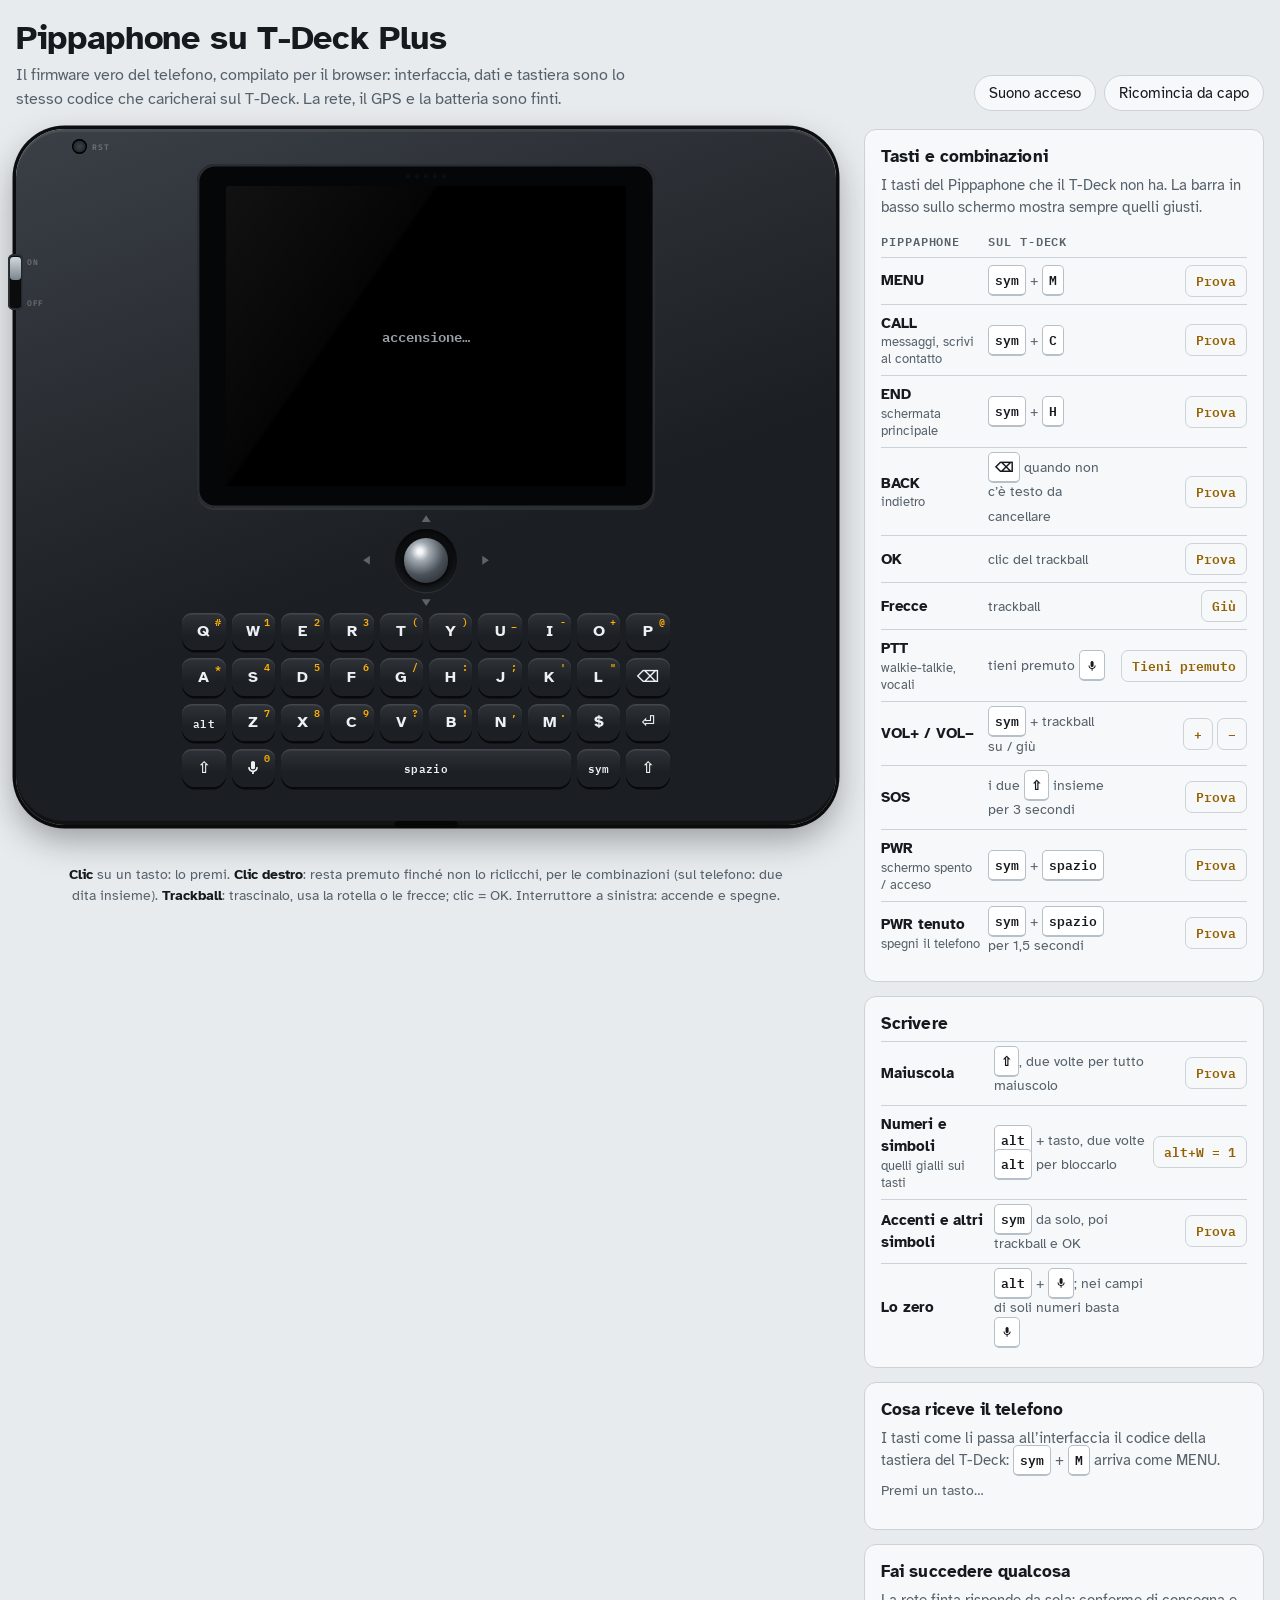
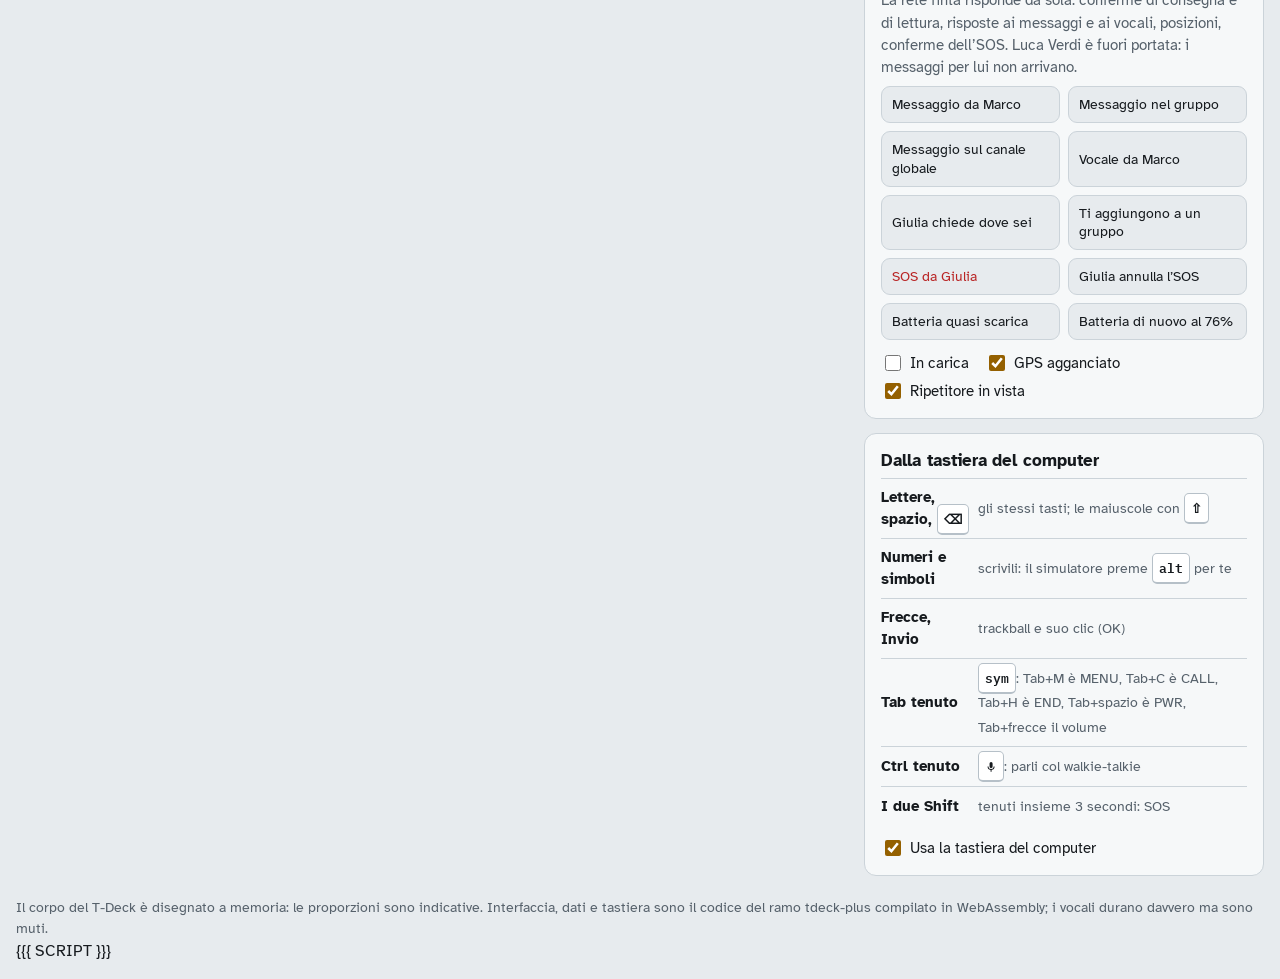
<file: Pippaphone_firmware/strumenti/simulatore/web/shell.html>
<!doctype html>
<html lang="it">
<head>
<meta charset="utf-8">
<meta name="viewport" content="width=device-width, initial-scale=1, viewport-fit=cover">
<title>Pippaphone T-Deck</title>
<meta name="claude:viewport-fit-sides" content="cover">
<link rel="preconnect" href="https://fonts.googleapis.com">
<link rel="preconnect" href="https://fonts.gstatic.com" crossorigin>
<link rel="stylesheet" href="https://fonts.googleapis.com/css2?family=Atkinson+Hyperlegible:wght@400;700&family=IBM+Plex+Mono:wght@400;600&display=swap">
<style>
/* Banco di prova: il T-Deck a sinistra, il manuale dei tasti a destra (sotto, sugli schermi stretti).
   Caratteri e colori vengono dal firmware: Atkinson Hyperlegible, IBM Plex Mono, AMBRA e ROSSO. */
:root {
  --bg: #e7ebee;
  --panel: #f6f8f9;
  --ink: #161a1e;
  --muted: #56616b;
  --line: #cbd3d9;
  --accent: #946000;
  --accent-soft: #ffb00030;
  --danger: #b92525;
  --ok: #17803a;
  --kbd-bg: #ffffff;
  --kbd-line: #b6c0c8;
  /* il telefono e' un oggetto: uguale nei due temi */
  --case-hi: #3b4047;
  --case-lo: #1b1e22;
  --case-edge: #0d0f11;
  --keycap: #1c1f23;
  --legend: #eef1f3;
  --legend-alt: #ffb000;
  --glass: #050607;
  --sos: #ff4040;
  --font-ui: "Atkinson Hyperlegible", "Segoe UI", system-ui, -apple-system, sans-serif;
  --font-mono: "IBM Plex Mono", ui-monospace, "Cascadia Mono", Consolas, monospace;
}
@media (prefers-color-scheme: dark) {
  :root:not([data-theme="light"]) {
    --bg: #101317; --panel: #171b20; --ink: #e6eaee; --muted: #9ba6b0; --line: #2a3138;
    --accent: #ffb000; --accent-soft: #ffb0001f; --danger: #ff6b6b; --ok: #45cf74;
    --kbd-bg: #222830; --kbd-line: #3a434c; color-scheme: dark;
  }
}
:root[data-theme="dark"] {
  --bg: #101317; --panel: #171b20; --ink: #e6eaee; --muted: #9ba6b0; --line: #2a3138;
  --accent: #ffb000; --accent-soft: #ffb0001f; --danger: #ff6b6b; --ok: #45cf74;
  --kbd-bg: #222830; --kbd-line: #3a434c; color-scheme: dark;
}
* { box-sizing: border-box; }
[hidden] { display: none !important; }
body {
  margin: 0; background: var(--bg); color: var(--ink); font: 16px/1.5 var(--font-ui);
  padding-left: max(16px, env(safe-area-inset-left, 0px)); padding-right: max(16px, env(safe-area-inset-right, 0px));
  padding-block: 20px 40px; -webkit-font-smoothing: antialiased;
}
button { font: inherit; color: inherit; }
:focus-visible { outline: 2px solid var(--accent); outline-offset: 2px; }

.top { max-width: 1440px; margin: 0 auto 18px; display: flex; flex-wrap: wrap; gap: 10px 24px; align-items: flex-end; justify-content: space-between; }
h1 { font-size: clamp(1.5rem, 1.1rem + 1.4vw, 2.1rem); line-height: 1.1; margin: 0; letter-spacing: -0.01em; text-wrap: balance; }
.lead { margin: 6px 0 0; color: var(--muted); max-width: 64ch; }
.tools { display: flex; gap: 8px; flex-wrap: wrap; }
.pill { border: 1px solid var(--line); background: var(--panel); border-radius: 999px; padding: 6px 14px; cursor: pointer; font-size: .92rem; display: inline-flex; gap: 8px; align-items: center; }
.pill[aria-pressed="false"] { color: var(--muted); }
.pill:hover { border-color: var(--accent); }

.page { max-width: 1440px; margin: 0 auto; display: grid; grid-template-columns: minmax(0, 1fr) minmax(300px, 400px); gap: 28px; align-items: start; }
@media (max-width: 1000px) { .page { grid-template-columns: minmax(0, 1fr); } }

/* ---------------------------------------------------------------- il T-Deck */
.bench { min-width: 0; display: grid; gap: 10px; justify-items: center; position: sticky; top: max(12px, env(safe-area-inset-top, 0px)); }
@media (max-width: 1000px) { .bench { position: static; } }
.device { container: dev / inline-size; width: min(100%, 880px); position: relative; user-select: none; -webkit-user-select: none; -webkit-touch-callout: none; }
.case {
  --u: calc(100cqw / 118);
  position: relative; display: grid; justify-items: center;
  padding: calc(var(--u) * 5) calc(var(--u) * 6) calc(var(--u) * 5.5);
  border-radius: calc(var(--u) * 7);
  background: linear-gradient(160deg, var(--case-hi), var(--case-lo) 58%);
  box-shadow: inset 0 calc(var(--u) * .4) 0 #ffffff14, inset 0 calc(var(--u) * -.6) 0 #00000066,
              0 calc(var(--u) * 2) calc(var(--u) * 5) #00000059, 0 0 0 calc(var(--u) * .5) var(--case-edge);
}
@container dev (max-width: 559px) {
  .case { --u: calc(100cqw / 80); padding: calc(var(--u) * 4) calc(var(--u) * 3) calc(var(--u) * 4.5); border-radius: calc(var(--u) * 5); }
}
.bezel {
  width: calc(var(--u) * 66); padding: calc(var(--u) * 3.2) calc(var(--u) * 4.2);
  background: var(--glass); border-radius: calc(var(--u) * 2.6); position: relative;
  box-shadow: inset 0 0 0 calc(var(--u) * .35) #2a2e33, 0 calc(var(--u) * .3) 0 #ffffff12;
}
@container dev (max-width: 559px) { .bezel { width: calc(var(--u) * 74); padding: calc(var(--u) * 1.6); } }
.lcd { position: relative; aspect-ratio: 4 / 3; width: 100%; background: #000; overflow: hidden; border-radius: calc(var(--u) * .4); }
.lcd canvas { display: block; width: 100%; height: 100%; transition: opacity .3s, filter .3s; }
.lcd::after { content: ""; position: absolute; inset: 0; pointer-events: none; background: linear-gradient(125deg, #ffffff12 0%, #ffffff05 34%, transparent 35%); }
.lcd .msg { position: absolute; inset: 0; display: grid; place-items: center; text-align: center; padding: 1em; color: #9aa3ab; font: 600 calc(var(--u) * 2) / 1.4 var(--font-mono); }
.grille { position: absolute; top: calc(var(--u) * 1.3); left: 50%; translate: -50% 0; display: flex; gap: calc(var(--u) * .7); }
.grille i { width: calc(var(--u) * .6); height: calc(var(--u) * .6); border-radius: 50%; background: #0a0b0c; box-shadow: 0 calc(var(--u) * .1) 0 #ffffff14; }

.ballzone { position: relative; width: calc(var(--u) * 32); height: calc(var(--u) * 15); display: grid; place-items: center; }
.ring { width: calc(var(--u) * 9); aspect-ratio: 1; border-radius: 50%; display: grid; place-items: center;
  background: radial-gradient(circle at 50% 40%, #0c0e10 55%, #2b3036 100%);
  box-shadow: inset 0 calc(var(--u) * .3) calc(var(--u) * .6) #000a, 0 calc(var(--u) * .2) 0 #ffffff14; }
.ball { width: calc(var(--u) * 6.4); aspect-ratio: 1; border-radius: 50%; border: 0; padding: 0; cursor: grab; touch-action: none;
  background: radial-gradient(circle at 36% 30%, #f4f6f8 0 6%, #a3abb2 22%, #4a5158 56%, #1d2125 100%);
  box-shadow: 0 calc(var(--u) * .25) calc(var(--u) * .5) #000c; transition: transform .08s; }
.ball:active { cursor: grabbing; }
.ball.press { transform: scale(.92); }
.ball.r0 { transform: translateY(calc(var(--u) * -.25)); } .ball.r1 { transform: translateY(calc(var(--u) * .25)); }
.ball.r2 { transform: translateX(calc(var(--u) * -.25)); } .ball.r3 { transform: translateX(calc(var(--u) * .25)); }
.tb { position: absolute; border: 0; background: none; padding: 0; cursor: pointer; display: grid; place-items: center;
  width: calc(var(--u) * 5); height: calc(var(--u) * 3); color: #ffffff4d; touch-action: manipulation; }
.tb svg { width: calc(var(--u) * 1.6); height: calc(var(--u) * 1.6); }
.tb:hover, .tb.on { color: var(--legend-alt); }
.tb.d0 { top: 0; left: 50%; translate: -50% 0; } .tb.d1 { bottom: 0; left: 50%; translate: -50% 0; }
.tb.d2 { left: calc(50% - var(--u) * 10.5); top: 50%; translate: 0 -50%; height: calc(var(--u) * 5); width: calc(var(--u) * 4); }
.tb.d3 { right: calc(50% - var(--u) * 10.5); top: 50%; translate: 0 -50%; height: calc(var(--u) * 5); width: calc(var(--u) * 4); }

.kbd { --kb: 0; width: calc(var(--u) * 70.1); display: grid; grid-template-columns: repeat(10, 1fr); gap: calc(var(--u) * 1.15) calc(var(--u) * .9); position: relative; }
@container dev (max-width: 559px) { .kbd { width: calc(var(--u) * 74); } }
.kbd::before { content: ""; position: absolute; inset: calc(var(--u) * -1.6); border-radius: calc(var(--u) * 2.6); pointer-events: none;
  background: radial-gradient(ellipse at 50% 55%, #ffffff30, transparent 72%); opacity: var(--kb); transition: opacity .25s; }
.key { position: relative; height: calc(var(--u) * 5.4); border: 0; padding: 0; cursor: pointer; touch-action: manipulation;
  border-radius: calc(var(--u) * 1.4) calc(var(--u) * 1.4) calc(var(--u) * 1.9) calc(var(--u) * 1.9);
  background: linear-gradient(#2f3339, var(--keycap) 62%); color: var(--legend);
  box-shadow: 0 calc(var(--u) * .35) 0 #08090a, inset 0 calc(var(--u) * .2) 0 #ffffff1a;
  font: 700 calc(var(--u) * 2.3) / 1 var(--font-ui); display: grid; place-items: center;
  transition: transform .05s, box-shadow .05s, background .05s; }
.key .m { transition: opacity .15s; text-shadow: 0 0 calc(var(--u) * 1.4 * var(--kb)) rgb(255 255 255 / calc(.9 * var(--kb))); }
.key .m.s { font: 600 calc(var(--u) * 1.6) / 1 var(--font-mono); letter-spacing: .03em; }
.key .m svg { width: calc(var(--u) * 2.3); height: calc(var(--u) * 2.3); display: block; filter: drop-shadow(0 0 calc(var(--u) * .8 * var(--kb)) #fff); }
.key .a { position: absolute; top: calc(var(--u) * .45); right: calc(var(--u) * .65); font: 600 calc(var(--u) * 1.45) / 1 var(--font-mono); color: var(--legend-alt); transition: color .15s; }
.key.down { transform: translateY(calc(var(--u) * .3)); background: linear-gradient(#25292e, #16181b);
  box-shadow: 0 calc(var(--u) * .05) 0 #08090a, inset 0 0 0 calc(var(--u) * .22) #ffffff2e; }
.key.latched { box-shadow: 0 0 0 calc(var(--u) * .35) var(--legend-alt), 0 calc(var(--u) * .05) 0 #08090a; }
.key.space { grid-column: span 6; }
.key .fn, .tb .fn { position: absolute; left: 50%; bottom: calc(100% + var(--u) * .5); translate: -50% 0; z-index: 2; pointer-events: none;
  padding: calc(var(--u) * .35) calc(var(--u) * .6); border-radius: calc(var(--u) * .6); white-space: nowrap;
  background: var(--legend-alt); color: #1d1400; font: 700 calc(var(--u) * 1.35) / 1 var(--font-mono);
  opacity: 0; transform: translateY(calc(var(--u) * .6)); transition: opacity .12s, transform .12s; }
.tb.d1 .fn { bottom: auto; top: calc(100% - var(--u) * .2); }
.case.sym-on .fn { opacity: 1; transform: none; }
.case.alt-on .key .a { color: #fff2c2; text-shadow: 0 0 calc(var(--u) * .9) var(--legend-alt); }
.case.alt-on .key .m { opacity: .4; }
.case.sos-on .key.shift { box-shadow: 0 0 0 calc(var(--u) * .4) var(--sos), 0 calc(var(--u) * .05) 0 #08090a; }
.sosbar { position: absolute; left: 50%; top: 50%; translate: -50% -50%; z-index: 3; pointer-events: none; padding: calc(var(--u) * .7) calc(var(--u) * 1.8);
  border-radius: 999px; background: var(--sos); color: #fff; font: 700 calc(var(--u) * 1.6) / 1 var(--font-mono); white-space: nowrap; }

.switch { position: absolute; left: calc(var(--u) * -1.2); top: calc(var(--u) * 18); width: calc(var(--u) * 2.2); height: calc(var(--u) * 8);
  border: 0; padding: 0; border-radius: calc(var(--u) * .8); background: #0b0c0e; cursor: pointer; box-shadow: inset 0 0 0 calc(var(--u) * .25) #2d3237; }
.switch::after { content: ""; position: absolute; left: calc(var(--u) * .35); right: calc(var(--u) * .35); top: calc(var(--u) * .4);
  height: calc(var(--u) * 3.4); border-radius: calc(var(--u) * .5); background: linear-gradient(#d3d9de, #7b848c); transition: top .15s; }
.switch[aria-pressed="false"]::after { top: calc(var(--u) * 4.2); }
.engr { position: absolute; color: #ffffff47; font: 600 calc(var(--u) * 1.15) / 1 var(--font-mono); letter-spacing: .08em; pointer-events: none; }
.engr.on { left: calc(var(--u) * 1.6); top: calc(var(--u) * 18.6); } .engr.off { left: calc(var(--u) * 1.6); top: calc(var(--u) * 24.4); }
@container dev (max-width: 559px) { .engr.on, .engr.off { display: none; } }
.rst { position: absolute; top: calc(var(--u) * 1.4); left: calc(var(--u) * 8); width: calc(var(--u) * 2.2); height: calc(var(--u) * 2.2);
  border-radius: 50%; border: 0; padding: 0; cursor: pointer; background: radial-gradient(circle, #3c4248, #121417); box-shadow: inset 0 0 0 calc(var(--u) * .2) #000; }
.engr.rst-l { top: calc(var(--u) * 1.95); left: calc(var(--u) * 11); }
.usb { position: absolute; bottom: calc(var(--u) * -.5); left: 50%; translate: -50% 0; width: calc(var(--u) * 9); height: calc(var(--u) * 1); border-radius: calc(var(--u) * .5); background: #050607; }

.bench-help { margin: 0; max-width: 880px; font-size: .9rem; color: var(--muted); text-align: center; text-wrap: balance; }
.bench-help b { color: var(--ink); font-weight: 700; }
.status { margin: 0; font: 600 .85rem var(--font-mono); color: var(--muted); min-height: 1.4em; text-align: center; }
.status.warn { color: var(--danger); }

/* ---------------------------------------------------------------- il manuale */
.manual { display: grid; gap: 14px; min-width: 0; }
.card { background: var(--panel); border: 1px solid var(--line); border-radius: 12px; padding: 14px 16px 16px; min-width: 0; }
.card h2 { font-size: 1.08rem; margin: 0 0 4px; letter-spacing: .005em; }
.card > p { margin: 4px 0 8px; color: var(--muted); font-size: .93rem; }
table.keys { width: 100%; border-collapse: collapse; font-size: .94rem; }
table.keys th { text-align: left; font: 600 .72rem var(--font-mono); letter-spacing: .08em; text-transform: uppercase; color: var(--muted); padding: 4px 0 6px; }
table.keys td { padding: 7px 8px 7px 0; border-top: 1px solid var(--line); vertical-align: middle; }
table.keys td.act { padding-right: 0; text-align: right; white-space: nowrap; }
td.fn { font-weight: 700; }
td.fn small { display: block; font-weight: 400; color: var(--muted); font-size: .82rem; line-height: 1.3; }
td.how { color: var(--muted); font-size: .9rem; line-height: 1.7; }
kbd.ic svg { width: .95em; height: .95em; vertical-align: -0.12em; }
kbd { font: 600 .8rem / 1 var(--font-mono); background: var(--kbd-bg); color: var(--ink); border: 1px solid var(--kbd-line); border-bottom-width: 2px; border-radius: 5px; padding: 3px 6px; white-space: nowrap; }
.try { border: 1px solid var(--line); background: transparent; border-radius: 7px; padding: 4px 10px; cursor: pointer; font: 600 .8rem var(--font-mono); color: var(--accent); }
.try:hover { border-color: var(--accent); background: var(--accent-soft); }
.try:active, .try.held { background: var(--accent); color: #1d1400; border-color: var(--accent); }
.chips { display: flex; flex-wrap: wrap; gap: 6px; min-height: 2.1rem; align-content: flex-start; }
.chip { font: 600 .82rem / 1 var(--font-mono); padding: 6px 9px; border-radius: 7px; background: var(--accent-soft); border: 1px solid var(--accent); color: var(--ink); }
.chip.up { background: transparent; border-color: var(--line); color: var(--muted); }
.chips .empty { color: var(--muted); font-size: .9rem; }
.actions { display: grid; grid-template-columns: repeat(2, minmax(0, 1fr)); gap: 8px; }
@media (max-width: 380px) { .actions { grid-template-columns: minmax(0, 1fr); } }
.actions button { text-align: left; border: 1px solid var(--line); background: var(--bg); border-radius: 9px; padding: 8px 10px; cursor: pointer; font-size: .9rem; line-height: 1.3; }
.actions button:hover { border-color: var(--accent); }
.actions button.danger { color: var(--danger); }
.toggles { display: flex; flex-wrap: wrap; gap: 6px 16px; margin-top: 12px; font-size: .92rem; }
.toggles label { display: inline-flex; gap: 6px; align-items: center; cursor: pointer; }
.toggles input { accent-color: var(--accent); width: 1rem; height: 1rem; }
.note { font-size: .86rem; color: var(--muted); margin: 10px 0 0; }
footer { max-width: 1440px; margin: 22px auto 0; font-size: .85rem; color: var(--muted); }
@media (prefers-reduced-motion: reduce) { * { transition: none !important; } }
</style>
</head>
<body>
<header class="top">
  <div>
    <h1>Pippaphone su T-Deck Plus</h1>
    <p class="lead">Il firmware vero del telefono, compilato per il browser: interfaccia, dati e tastiera sono lo stesso codice che caricherai sul T-Deck. La rete, il GPS e la batteria sono finti.</p>
  </div>
  <div class="tools">
    <button class="pill" id="sound" type="button" aria-pressed="true">Suono acceso</button>
    <button class="pill" id="reboot" type="button">Ricomincia da capo</button>
  </div>
</header>

<main class="page">
  <section class="bench" aria-label="T-Deck Plus simulato">
    <div class="device">
      <div class="case" id="case">
        <button class="switch" id="sw" type="button" aria-pressed="true" aria-label="Interruttore di accensione" title="Interruttore: acceso / spento"></button>
        <span class="engr on">ON</span><span class="engr off">OFF</span>
        <button class="rst" id="rst" type="button" aria-label="RST: riavvia" title="RST: riavvia"></button>
        <span class="engr rst-l">RST</span>
        <div class="bezel">
          <div class="grille" aria-hidden="true"><i></i><i></i><i></i><i></i><i></i></div>
          <div class="lcd" id="lcdbox">
            <canvas id="lcd" width="320" height="240" aria-label="Schermo del telefono"></canvas>
            <div class="msg" id="lcdmsg">accensione…</div>
          </div>
        </div>
        <div class="ballzone">
          <button class="tb d0" type="button" data-dir="0" aria-label="Trackball su"><svg viewBox="0 0 10 10" aria-hidden="true"><path d="M5 2 9 8H1z" fill="currentColor"/></svg><span class="fn">VOL+</span></button>
          <button class="tb d1" type="button" data-dir="1" aria-label="Trackball giù"><svg viewBox="0 0 10 10" aria-hidden="true"><path d="M5 8 1 2h8z" fill="currentColor"/></svg><span class="fn">VOL−</span></button>
          <button class="tb d2" type="button" data-dir="2" aria-label="Trackball a sinistra"><svg viewBox="0 0 10 10" aria-hidden="true"><path d="M2 5 8 1v8z" fill="currentColor"/></svg></button>
          <button class="tb d3" type="button" data-dir="3" aria-label="Trackball a destra"><svg viewBox="0 0 10 10" aria-hidden="true"><path d="M8 5 2 9V1z" fill="currentColor"/></svg></button>
          <div class="ring"><button class="ball" id="ball" type="button" aria-label="Trackball: trascina per muovere, clic per OK"></button></div>
        </div>
        <div class="kbd" id="kbd"></div>
        <div class="usb" aria-hidden="true"></div>
      </div>
    </div>
    <p class="status" id="status" aria-live="polite"></p>
    <p class="bench-help"><b>Clic</b> su un tasto: lo premi. <b>Clic destro</b>: resta premuto finché non lo riclicchi, per le combinazioni (sul telefono: due dita insieme). <b>Trackball</b>: trascinalo, usa la rotella o le frecce; clic = OK. Interruttore a sinistra: accende e spegne.</p>
  </section>

  <aside class="manual">
    <section class="card">
      <h2>Tasti e combinazioni</h2>
      <p>I tasti del Pippaphone che il T-Deck non ha. La barra in basso sullo schermo mostra sempre quelli giusti.</p>
      <table class="keys">
        <thead><tr><th>Pippaphone</th><th>Sul T-Deck</th><th></th></tr></thead>
        <tbody>
          <tr><td class="fn">MENU</td><td class="how"><kbd>sym</kbd> + <kbd>M</kbd></td><td class="act"><button class="try" type="button" data-try="menu">Prova</button></td></tr>
          <tr><td class="fn">CALL<small>messaggi, scrivi al contatto</small></td><td class="how"><kbd>sym</kbd> + <kbd>C</kbd></td><td class="act"><button class="try" type="button" data-try="call">Prova</button></td></tr>
          <tr><td class="fn">END<small>schermata principale</small></td><td class="how"><kbd>sym</kbd> + <kbd>H</kbd></td><td class="act"><button class="try" type="button" data-try="end">Prova</button></td></tr>
          <tr><td class="fn">BACK<small>indietro</small></td><td class="how"><kbd>⌫</kbd> quando non c’è testo da cancellare</td><td class="act"><button class="try" type="button" data-try="back">Prova</button></td></tr>
          <tr><td class="fn">OK</td><td class="how">clic del trackball</td><td class="act"><button class="try" type="button" data-try="ok">Prova</button></td></tr>
          <tr><td class="fn">Frecce</td><td class="how">trackball</td><td class="act"><button class="try" type="button" data-try="down">Giù</button></td></tr>
          <tr><td class="fn">PTT<small>walkie-talkie, vocali</small></td><td class="how">tieni premuto <kbd class="ic" aria-label="microfono"><svg viewBox="0 0 24 24" aria-hidden="true"><path fill="currentColor" d="M12 14a3 3 0 0 0 3-3V5a3 3 0 0 0-6 0v6a3 3 0 0 0 3 3zm5-3a5 5 0 0 1-10 0H5a7 7 0 0 0 6 6.92V21h2v-3.08A7 7 0 0 0 19 11z"/></svg></kbd></td><td class="act"><button class="try" type="button" id="ptt">Tieni premuto</button></td></tr>
          <tr><td class="fn">VOL+ / VOL−</td><td class="how"><kbd>sym</kbd> + trackball su / giù</td><td class="act"><button class="try" type="button" data-try="volup">+</button> <button class="try" type="button" data-try="voldn">−</button></td></tr>
          <tr><td class="fn">SOS</td><td class="how">i due <kbd>⇧</kbd> insieme per 3 secondi</td><td class="act"><button class="try" type="button" data-try="sos">Prova</button></td></tr>
          <tr><td class="fn">PWR<small>schermo spento / acceso</small></td><td class="how"><kbd>sym</kbd> + <kbd>spazio</kbd></td><td class="act"><button class="try" type="button" data-try="pwr">Prova</button></td></tr>
          <tr><td class="fn">PWR tenuto<small>spegni il telefono</small></td><td class="how"><kbd>sym</kbd> + <kbd>spazio</kbd> per 1,5 secondi</td><td class="act"><button class="try" type="button" data-try="off">Prova</button></td></tr>
        </tbody>
      </table>
    </section>

    <section class="card">
      <h2>Scrivere</h2>
      <table class="keys">
        <tbody>
          <tr><td class="fn">Maiuscola</td><td class="how"><kbd>⇧</kbd>, due volte per tutto maiuscolo</td><td class="act"><button class="try" type="button" data-try="shift">Prova</button></td></tr>
          <tr><td class="fn">Numeri e simboli<small>quelli gialli sui tasti</small></td><td class="how"><kbd>alt</kbd> + tasto, due volte <kbd>alt</kbd> per bloccarlo</td><td class="act"><button class="try" type="button" data-try="alt1">alt+W = 1</button></td></tr>
          <tr><td class="fn">Accenti e altri simboli</td><td class="how"><kbd>sym</kbd> da solo, poi trackball e OK</td><td class="act"><button class="try" type="button" data-try="sym">Prova</button></td></tr>
          <tr><td class="fn">Lo zero</td><td class="how"><kbd>alt</kbd> + <kbd class="ic" aria-label="microfono"><svg viewBox="0 0 24 24" aria-hidden="true"><path fill="currentColor" d="M12 14a3 3 0 0 0 3-3V5a3 3 0 0 0-6 0v6a3 3 0 0 0 3 3zm5-3a5 5 0 0 1-10 0H5a7 7 0 0 0 6 6.92V21h2v-3.08A7 7 0 0 0 19 11z"/></svg></kbd>; nei campi di soli numeri basta <kbd class="ic" aria-label="microfono"><svg viewBox="0 0 24 24" aria-hidden="true"><path fill="currentColor" d="M12 14a3 3 0 0 0 3-3V5a3 3 0 0 0-6 0v6a3 3 0 0 0 3 3zm5-3a5 5 0 0 1-10 0H5a7 7 0 0 0 6 6.92V21h2v-3.08A7 7 0 0 0 19 11z"/></svg></kbd></td><td class="act"></td></tr>
        </tbody>
      </table>
    </section>

    <section class="card">
      <h2>Cosa riceve il telefono</h2>
      <p>I tasti come li passa all’interfaccia il codice della tastiera del T-Deck: <kbd>sym</kbd> + <kbd>M</kbd> arriva come MENU.</p>
      <div class="chips" id="chips"><span class="empty">Premi un tasto…</span></div>
    </section>

    <section class="card">
      <h2>Fai succedere qualcosa</h2>
      <p>La rete finta risponde da sola: conferme di consegna e di lettura, risposte ai messaggi e ai vocali, posizioni, conferme dell’SOS. Luca Verdi è fuori portata: i messaggi per lui non arrivano.</p>
      <div class="actions">
        <button type="button" data-cmd="1">Messaggio da Marco</button>
        <button type="button" data-cmd="2">Messaggio nel gruppo</button>
        <button type="button" data-cmd="3">Messaggio sul canale globale</button>
        <button type="button" data-cmd="7">Vocale da Marco</button>
        <button type="button" data-cmd="4">Giulia chiede dove sei</button>
        <button type="button" data-cmd="8">Ti aggiungono a un gruppo</button>
        <button type="button" data-cmd="5" class="danger">SOS da Giulia</button>
        <button type="button" data-cmd="6">Giulia annulla l’SOS</button>
        <button type="button" data-cmd="9">Batteria quasi scarica</button>
        <button type="button" data-cmd="10">Batteria di nuovo al 76%</button>
      </div>
      <div class="toggles">
        <label><input type="checkbox" id="tg-carica" data-cmd="11"> In carica</label>
        <label><input type="checkbox" id="tg-gps" data-cmd="12" checked> GPS agganciato</label>
        <label><input type="checkbox" id="tg-rip" data-cmd="13" checked> Ripetitore in vista</label>
      </div>
    </section>

    <section class="card">
      <h2>Dalla tastiera del computer</h2>
      <table class="keys">
        <tbody>
          <tr><td class="fn">Lettere, spazio, <kbd>⌫</kbd></td><td class="how">gli stessi tasti; le maiuscole con <kbd>⇧</kbd></td></tr>
          <tr><td class="fn">Numeri e simboli</td><td class="how">scrivili: il simulatore preme <kbd>alt</kbd> per te</td></tr>
          <tr><td class="fn">Frecce, Invio</td><td class="how">trackball e suo clic (OK)</td></tr>
          <tr><td class="fn">Tab tenuto</td><td class="how"><kbd>sym</kbd>: Tab+M è MENU, Tab+C è CALL, Tab+H è END, Tab+spazio è PWR, Tab+frecce il volume</td></tr>
          <tr><td class="fn">Ctrl tenuto</td><td class="how"><kbd class="ic" aria-label="microfono"><svg viewBox="0 0 24 24" aria-hidden="true"><path fill="currentColor" d="M12 14a3 3 0 0 0 3-3V5a3 3 0 0 0-6 0v6a3 3 0 0 0 3 3zm5-3a5 5 0 0 1-10 0H5a7 7 0 0 0 6 6.92V21h2v-3.08A7 7 0 0 0 19 11z"/></svg></kbd>: parli col walkie-talkie</td></tr>
          <tr><td class="fn">I due Shift</td><td class="how">tenuti insieme 3 secondi: SOS</td></tr>
        </tbody>
      </table>
      <div class="toggles"><label><input type="checkbox" id="tg-pc" checked> Usa la tastiera del computer</label></div>
    </section>
  </aside>
</main>

<footer>Il corpo del T-Deck è disegnato a memoria: le proporzioni sono indicative. Interfaccia, dati e tastiera sono il codice del ramo tdeck-plus compilato in WebAssembly; i vocali durano davvero ma sono muti.</footer>

<script>
(() => {
  'use strict';
  const $ = s => document.querySelector(s);
  const caseEl = $('#case'), kbd = $('#kbd'), lcd = $('#lcd'), lcdMsg = $('#lcdmsg'), statusEl = $('#status');
  const MIC_SVG = '<svg viewBox="0 0 24 24" aria-hidden="true"><path fill="currentColor" d="M12 14a3 3 0 0 0 3-3V5a3 3 0 0 0-6 0v6a3 3 0 0 0 3 3zm5-3a5 5 0 0 1-10 0H5a7 7 0 0 0 6 6.92V21h2v-3.08A7 7 0 0 0 19 11z"/></svg>';

  // Tasti come sul T-Deck: [id, scritta, scritta gialla (con alt), colonna, riga]. Colonna e riga
  // sono quelle della matrice del C3 (MATRIX in scheda/src/tdeck/tastiera_tdeck.cpp).
  const ROWS = [
    [['Q','Q','#',0,0],['W','W','1',0,1],['E','E','2',1,0],['R','R','3',2,0],['T','T','(',2,2],['Y','Y',')',3,2],['U','U','_',3,0],['I','I','-',4,2],['O','O','+',4,0],['P','P','@',1,3]],
    [['A','A','*',0,3],['S','S','4',1,1],['D','D','5',1,2],['F','F','6',2,6],['G','G','/',2,1],['H','H',':',3,1],['J','J',';',3,6],['K','K',"'",4,6],['L','L','"',4,1],['BKSP','⌫','',4,3]],
    [['ALT','alt','',0,4],['Z','Z','7',1,5],['X','X','8',1,4],['C','C','9',2,5],['V','V','?',2,4],['B','B','!',3,4],['N','N',',',3,5],['M','M','.',4,5],['DOLLAR','$','',4,4],['ENTER','⏎','',3,3]],
    [['LSHIFT','⇧','',1,6],['MIC','','0',0,6],['SPACE','spazio','',0,5],['SYM','sym','',0,2],['RSHIFT','⇧','',2,3]],
  ];
  const SYM_FN = { M: 'MENU', C: 'CALL', H: 'END', SPACE: 'PWR' };
  const LABEL = { BKSP: 'cancella', ALT: 'alt', DOLLAR: 'dollaro', ENTER: 'invio', LSHIFT: 'shift sinistro', RSHIFT: 'shift destro', MIC: 'microfono e zero', SPACE: 'spazio', SYM: 'sym' };
  const ALT_OF = {};
  const K = {};

  const state = { ready: false, off: false, sleep: false, pc: true, lastPointer: 'mouse' };
  const mod = () => (state.ready && !state.off ? window.Module : null);

  // ---------------------------------------------------------------- tastiera
  for (const row of ROWS) for (const [id, main, alt, col, r] of row) {
    if (alt) ALT_OF[alt] = id;
    const el = document.createElement('button');
    el.type = 'button';
    el.tabIndex = -1;
    el.className = 'key' + (id === 'SPACE' ? ' space' : '') + (id.endsWith('SHIFT') ? ' shift' : '');
    el.setAttribute('aria-label', 'Tasto ' + (LABEL[id] || main));
    const small = main.length > 1 && !/^[⌫⏎⇧]$/.test(main);
    el.innerHTML = (id === 'MIC' ? '<span class="m">' + MIC_SVG + '</span>' : '<span class="m' + (small ? ' s' : '') + '">' + main + '</span>') +
      (alt ? '<span class="a">' + alt + '</span>' : '') + (SYM_FN[id] ? '<span class="fn">' + SYM_FN[id] + '</span>' : '');
    kbd.appendChild(el);
    K[id] = { el, col, row: r, src: new Set(), at: 0 };
    bindKey(el, id);
  }

  function setMatrix(k, on) { const m = mod(); if (m) m._web_matrix(k.col, k.row, on ? 1 : 0); }
  function isDown(id) { return K[id].src.size > 0; }
  function press(id, src) {
    const k = K[id];
    if (state.off) return;
    const was = k.src.size > 0;
    k.src.add(src);
    if (!was) { k.at = performance.now(); setMatrix(k, true); k.el.classList.add('down'); mods(); }
  }
  function release(id, src) {
    const k = K[id];
    if (!k.src.delete(src) || k.src.size) return;
    const done = () => { if (k.src.size) return; setMatrix(k, false); k.el.classList.remove('down'); mods(); };
    const held = performance.now() - k.at;
    if (held < 45) setTimeout(done, 45 - held); else done();
  }
  function latch(id) {
    const k = K[id];
    if (k.src.has('latch')) { k.el.classList.remove('latched'); release(id, 'latch'); }
    else if (!state.off) { k.el.classList.add('latched'); press(id, 'latch'); }
  }
  function releaseAll() {
    for (const id in K) { const k = K[id]; k.el.classList.remove('latched'); for (const s of [...k.src]) release(id, s); }
  }
  let sosTimer = null;
  function mods() {
    caseEl.classList.toggle('sym-on', isDown('SYM'));
    caseEl.classList.toggle('alt-on', isDown('ALT'));
    const sos = isDown('LSHIFT') && isDown('RSHIFT');
    caseEl.classList.toggle('sos-on', sos);
    const bar = $('#sosbar');
    if (sos && !sosTimer) {
      const t0 = performance.now();
      const b = document.createElement('div');
      b.className = 'sosbar'; b.id = 'sosbar';
      kbd.appendChild(b);
      const tick = () => { const left = 3 - (performance.now() - t0) / 1000; b.textContent = left > 0 ? 'SOS fra ' + Math.ceil(left) + '…' : 'SOS'; };
      tick(); sosTimer = setInterval(tick, 100);
    } else if (!sos && sosTimer) { clearInterval(sosTimer); sosTimer = null; if (bar) bar.remove(); }
  }
  function bindKey(el, id) {
    el.addEventListener('pointerdown', e => {
      state.lastPointer = e.pointerType;
      if (e.button === 2) return;           // il clic destro e' "tieni premuto" (contextmenu)
      e.preventDefault();
      sound.unlock();
      if (K[id].src.has('latch')) { latch(id); return; }
      try { el.setPointerCapture(e.pointerId); } catch (_) {}
      press(id, 'p' + e.pointerId);
    });
    const up = e => release(id, 'p' + e.pointerId);
    el.addEventListener('pointerup', up);
    el.addEventListener('pointercancel', up);
    el.addEventListener('lostpointercapture', up);
    el.addEventListener('contextmenu', e => {
      e.preventDefault();
      if (state.lastPointer === 'touch') return;  // col dito si tengono premuti due tasti insieme
      sound.unlock();
      latch(id);
    });
  }

  // ---------------------------------------------------------------- trackball
  const ball = $('#ball');
  function roll(dir) {
    const m = mod();
    if (m) m._web_trackball(dir, 1);
    ball.classList.remove('r0', 'r1', 'r2', 'r3'); void ball.offsetWidth; ball.classList.add('r' + dir);
    clearTimeout(roll.t); roll.t = setTimeout(() => ball.classList.remove('r' + dir), 90);
  }
  // Clic del trackball, in fila con gli altri tasti: il firmware legge il clic prima degli scatti,
  // quindi una freccia e un Invio battuti insieme arriverebbero al contrario.
  function clickBall() {
    run([() => {
      const m = mod();
      if (!m) return 0;
      ball.classList.add('press');
      m._web_click(1);
      return 110;
    }, () => {
      const m = mod();
      if (m) m._web_click(0);
      ball.classList.remove('press');
      return 40;
    }]);
  }
  const rollLater = dir => run([() => (roll(dir), 30)]);
  let drag = null;
  ball.addEventListener('pointerdown', e => {
    e.preventDefault(); sound.unlock();
    try { ball.setPointerCapture(e.pointerId); } catch (_) {}
    drag = { x: e.clientX, y: e.clientY, ax: 0, ay: 0, moved: false };
  });
  ball.addEventListener('pointermove', e => {
    if (!drag) return;
    drag.ax += e.clientX - drag.x; drag.ay += e.clientY - drag.y; drag.x = e.clientX; drag.y = e.clientY;
    const step = 16;
    while (Math.abs(drag.ay) >= step) { roll(drag.ay > 0 ? 1 : 0); drag.ay -= Math.sign(drag.ay) * step; drag.moved = true; }
    while (Math.abs(drag.ax) >= step) { roll(drag.ax > 0 ? 3 : 2); drag.ax -= Math.sign(drag.ax) * step; drag.moved = true; }
  });
  const endDrag = e => { if (!drag) return; const moved = drag.moved; drag = null; if (!moved && e.type === 'pointerup') clickBall(); };
  ball.addEventListener('pointerup', endDrag);
  ball.addEventListener('pointercancel', endDrag);
  let wheel = 0;
  const onWheel = e => {
    e.preventDefault();
    wheel += Math.abs(e.deltaY) >= Math.abs(e.deltaX) ? e.deltaY : 0;
    while (Math.abs(wheel) >= 60) { roll(wheel > 0 ? 1 : 0); wheel -= Math.sign(wheel) * 60; }
  };
  ball.addEventListener('wheel', onWheel, { passive: false });
  $('#lcdbox').addEventListener('wheel', onWheel, { passive: false });
  document.querySelectorAll('.tb').forEach(b => {
    const dir = +b.dataset.dir;
    let rep = null;
    const stop = () => { clearTimeout(rep); clearInterval(rep); rep = null; b.classList.remove('on'); };
    b.addEventListener('pointerdown', e => {
      e.preventDefault(); sound.unlock();
      try { b.setPointerCapture(e.pointerId); } catch (_) {}
      b.classList.add('on'); roll(dir);
      rep = setTimeout(() => { rep = setInterval(() => roll(dir), 120); }, 380);
    });
    b.addEventListener('pointerup', stop); b.addEventListener('pointercancel', stop); b.addEventListener('lostpointercapture', stop);
  });

  // ---------------------------------------------------------------- sequenze (guida e tastiera del PC)
  const seq = { q: [], busy: false };
  function run(steps) { seq.q.push(...steps); if (!seq.busy) next(); }
  function next() {
    const s = seq.q.shift();
    if (!s) { seq.busy = false; return; }
    seq.busy = true;
    setTimeout(next, s() || 0);
  }
  const P = (id, ms = 50) => () => (press(id, 'seq'), ms);
  const R = (id, ms = 50) => () => (release(id, 'seq'), ms);
  const tap = (id, ms = 70) => [P(id, ms), R(id)];
  const combo = (a, b, ms = 120) => [P(a, 60), P(b, ms), R(b, 50), R(a, 80)];
  const TRY = {
    menu: () => run(combo('SYM', 'M')),
    call: () => run(combo('SYM', 'C')),
    end: () => run(combo('SYM', 'H')),
    back: () => run(tap('BKSP')),
    ok: () => clickBall(),
    down: () => rollLater(1),
    volup: () => run([P('SYM', 80), () => (roll(0), 150), R('SYM', 60)]),
    voldn: () => run([P('SYM', 80), () => (roll(1), 150), R('SYM', 60)]),
    sos: () => run([P('LSHIFT', 40), P('RSHIFT', 3400), R('LSHIFT', 30), R('RSHIFT', 50)]),
    pwr: () => run(combo('SYM', 'SPACE', 160)),
    off: () => run(combo('SYM', 'SPACE', 1900)),
    shift: () => run(tap('LSHIFT')),
    alt1: () => run([...tap('ALT'), ...tap('W')]),
    sym: () => run(tap('SYM')),
  };
  document.querySelectorAll('[data-try]').forEach(b => b.addEventListener('click', () => { sound.unlock(); TRY[b.dataset.try](); b.blur(); }));
  const ptt = $('#ptt');
  ptt.addEventListener('pointerdown', e => { e.preventDefault(); sound.unlock(); try { ptt.setPointerCapture(e.pointerId); } catch (_) {} ptt.classList.add('held'); press('MIC', 'ptt'); });
  const pttUp = () => { ptt.classList.remove('held'); release('MIC', 'ptt'); };
  ptt.addEventListener('pointerup', pttUp); ptt.addEventListener('pointercancel', pttUp); ptt.addEventListener('lostpointercapture', pttUp);

  // ---------------------------------------------------------------- tastiera del computer
  const pcShift = { ShiftLeft: false, ShiftRight: false };
  let shiftAlone = false, pcSos = false, ctrlWait = null;
  const ACCENTI = 'àèéìòùÀÈÉÌÒÙ';
  function onKeyDown(e) {
    if (!state.pc || state.off || e.target.closest('input, textarea, select')) return;
    const code = e.code, key = e.key;
    sound.unlock();
    if (code === 'Tab') { e.preventDefault(); if (!e.repeat) press('SYM', 'pc:Tab'); return; }
    if (code === 'AltRight' || key === 'AltGraph') { clearTimeout(ctrlWait); ctrlWait = null; return; }  // AltGr = Ctrl+Alt su Windows
    if (code === 'ControlLeft' || code === 'ControlRight') {
      if (!e.repeat && !ctrlWait) ctrlWait = setTimeout(() => { ctrlWait = null; press('MIC', 'pc:Ctrl'); }, 40);
      return;
    }
    if (code === 'ShiftLeft' || code === 'ShiftRight') {
      if (e.repeat) return;
      pcShift[code] = true; shiftAlone = true;
      if (pcShift.ShiftLeft && pcShift.ShiftRight && !pcSos) { pcSos = true; press('LSHIFT', 'pc:sos'); press('RSHIFT', 'pc:sos'); }
      return;
    }
    const altGr = e.getModifierState && e.getModifierState('AltGraph');
    if (!altGr && (e.ctrlKey || e.metaKey || e.altKey)) return;  // scorciatoie del browser
    shiftAlone = false;
    const arrows = { ArrowUp: 0, ArrowDown: 1, ArrowLeft: 2, ArrowRight: 3 };
    if (code in arrows) { e.preventDefault(); rollLater(arrows[code]); return; }
    if (code === 'Enter') { e.preventDefault(); if (!e.repeat) clickBall(); return; }
    if (code === 'NumpadEnter') { e.preventDefault(); run(tap('ENTER')); return; }
    if (code === 'Backspace') { e.preventDefault(); run(tap('BKSP')); return; }
    if (code === 'Space') {
      e.preventDefault();
      if (e.repeat) return;
      if (isDown('SYM')) press('SPACE', 'pc:Space'); else run(tap('SPACE'));
      return;
    }
    if (key.length !== 1) return;
    if (/^[a-zA-Z]$/.test(key)) {
      e.preventDefault();
      if (e.repeat) return;
      const id = key.toUpperCase();
      if (isDown('SYM')) { press(id, 'pc:' + code); return; }  // combinazione: Tab tenuto + lettera
      run(key === id ? [P('LSHIFT', 50), P(id, 70), R(id, 50), R('LSHIFT', 50)] : tap(id));
      return;
    }
    if (key === '$') { e.preventDefault(); run(tap('DOLLAR')); return; }
    if (ALT_OF[key]) { e.preventDefault(); run([...tap('ALT'), ...tap(ALT_OF[key])]); return; }
    if (ACCENTI.includes(key)) { e.preventDefault(); say('Gli accenti si scrivono con sym (Tab): si apre il riquadro, scegli col trackball e premi OK.'); }
  }
  function onKeyUp(e) {
    const code = e.code;
    if (code === 'Tab') release('SYM', 'pc:Tab');
    else if (code === 'ControlLeft' || code === 'ControlRight') { clearTimeout(ctrlWait); ctrlWait = null; release('MIC', 'pc:Ctrl'); }
    else if (code === 'Space') release('SPACE', 'pc:Space');
    else if (code === 'ShiftLeft' || code === 'ShiftRight') {
      pcShift[code] = false;
      if (pcSos) { pcSos = false; release('LSHIFT', 'pc:sos'); release('RSHIFT', 'pc:sos'); }
      else if (shiftAlone && state.pc && !state.off) run(tap('LSHIFT'));
      shiftAlone = false;
    } else if (/^Key[A-Z]$/.test(code)) release(code.slice(3), 'pc:' + code);
  }
  addEventListener('keydown', onKeyDown);
  addEventListener('keyup', onKeyUp);
  addEventListener('blur', () => { for (const id in K) for (const s of [...K[id].src]) if (s.startsWith('pc:')) release(id, s); });
  $('#tg-pc').addEventListener('change', e => { state.pc = e.target.checked; });

  // ---------------------------------------------------------------- suoni (note del firmware)
  const sound = {
    on: true, ctx: null, timer: null, nodes: [],
    unlock() {
      if (!this.on) return;
      try {
        if (!this.ctx) this.ctx = new (window.AudioContext || window.webkitAudioContext)();
        if (this.ctx.state === 'suspended') this.ctx.resume();
      } catch (_) { this.ctx = null; }
    },
    play(notes, loop, volume) {
      this.stop();
      if (!this.on || state.off || !this.ctx) return;
      const c = this.ctx, g = Math.pow(volume / 10, 2) * 0.16;
      let t = c.currentTime + 0.02, total = 0;
      for (const [hz, ms] of notes) {
        const d = ms / 1000;
        if (hz && g > 0) {
          const o = c.createOscillator(), a = c.createGain();
          o.type = 'square'; o.frequency.value = hz;
          a.gain.setValueAtTime(0, t); a.gain.linearRampToValueAtTime(g, t + 0.004);
          a.gain.setValueAtTime(g, Math.max(t + 0.004, t + d - 0.006)); a.gain.linearRampToValueAtTime(0, t + d);
          o.connect(a).connect(c.destination); o.start(t); o.stop(t + d + 0.01);
          this.nodes.push(o);
        }
        t += d; total += ms;
      }
      if (loop) this.timer = setTimeout(() => this.play(notes, loop, volume), total);
    },
    stop() {
      clearTimeout(this.timer); this.timer = null;
      for (const o of this.nodes) { try { o.stop(); } catch (_) {} }
      this.nodes = [];
    },
  };
  const soundBtn = $('#sound');
  try { if (localStorage.getItem('pippaphone-suono') === '0') sound.on = false; } catch (_) {}
  const showSound = () => { soundBtn.setAttribute('aria-pressed', String(sound.on)); soundBtn.textContent = sound.on ? 'Suono acceso' : 'Suono spento'; };
  showSound();
  soundBtn.addEventListener('click', () => {
    sound.on = !sound.on;
    if (!sound.on) sound.stop(); else sound.unlock();
    try { localStorage.setItem('pippaphone-suono', sound.on ? '1' : '0'); } catch (_) {}
    showSound();
  });

  // ---------------------------------------------------------------- accensione, interruttore, RST
  const sw = $('#sw');
  const reboot = () => location.reload();
  sw.addEventListener('click', () => {
    if (state.off) { reboot(); return; }
    state.off = true;
    sw.setAttribute('aria-pressed', 'false');
    releaseAll(); sound.stop(); keyLight(0);
    lcd.style.opacity = 0;
    lcdMsg.hidden = true;
    say('Interruttore su OFF: il T-Deck è senza corrente. Rimettilo su ON per riaccenderlo.');
  });
  $('#rst').addEventListener('click', reboot);
  $('#reboot').addEventListener('click', reboot);

  // ---------------------------------------------------------------- fai succedere qualcosa
  document.querySelectorAll('.actions [data-cmd]').forEach(b => b.addEventListener('click', () => {
    sound.unlock(); const m = mod(); if (m) m._web_cmd(+b.dataset.cmd, 0); b.blur();
  }));
  document.querySelectorAll('.toggles input[data-cmd]').forEach(c => c.addEventListener('change', () => {
    const m = mod(); if (m) m._web_cmd(+c.dataset.cmd, c.checked ? 1 : 0); c.blur();
  }));

  // ---------------------------------------------------------------- tasti arrivati all'interfaccia
  const chips = $('#chips');
  const NAMES = { SU: '↑', GIU: '↓', SINISTRA: '←', DESTRA: '→', SPACE: 'spazio', ENTER: '⏎ invio', BKSP: '⌫ cancella / BACK',
    LSHIFT: '⇧ maiuscola', RSHIFT: '⇧ maiuscola', SYM: 'SYM: accenti', '0/MIC': 'microfono: PTT o 0', 'VOL-': 'VOL−', SOS: 'SOS (tenuto)' };
  function keyEvent(name, down) {
    const label = NAMES[name] || name;
    if (down) {
      const empty = chips.querySelector('.empty'); if (empty) empty.remove();
      const c = document.createElement('span');
      c.className = 'chip'; c.textContent = label; c.dataset.k = name;
      chips.prepend(c);
      while (chips.children.length > 12) chips.lastChild.remove();
    } else {
      const c = chips.querySelector('.chip:not(.up)[data-k="' + CSS.escape(name) + '"]');
      if (c) c.classList.add('up');
    }
  }

  // ---------------------------------------------------------------- schermo e luci
  const ctx = lcd.getContext('2d');
  const img = ctx.createImageData(320, 240);
  const R5 = new Uint8Array(32), G6 = new Uint8Array(64);
  for (let i = 0; i < 32; i++) R5[i] = (i * 527 + 23) >> 6;
  for (let i = 0; i < 64; i++) G6[i] = (i * 259 + 33) >> 6;
  let light = 0;
  function keyLight(level) { light = level; kbd.style.setProperty('--kb', state.off ? 0 : (level / 255).toFixed(3)); }
  function say(text, warn) { statusEl.textContent = text; statusEl.classList.toggle('warn', !!warn); }

  window.PippaSim = {
    frame(px, w, h) {
      if (state.off) return;
      const d = img.data;
      for (let i = 0, j = 0, n = w * h; i < n; i++, j += 4) {
        const v = px[i];
        d[j] = R5[v >> 11]; d[j + 1] = G6[(v >> 5) & 63]; d[j + 2] = R5[v & 31]; d[j + 3] = 255;
      }
      ctx.putImageData(img, 0, 0);
    },
    backlight(p) {
      if (state.off) return;
      lcd.style.opacity = p ? 1 : 0;
      lcd.style.filter = 'brightness(' + (0.35 + 0.65 * p / 100).toFixed(3) + ')';
    },
    keyLight,
    keyEvent,
    play(notes, loop, volume) { sound.play(notes, loop, volume); },
    stopSound() { sound.stop(); },
    powerOff() {
      state.sleep = true;
      sound.stop(); keyLight(0); lcd.style.opacity = 0;
      say('Spento: il T-Deck dorme. Interruttore su OFF e poi su ON (o RST) per riaccenderlo.');
    },
    restart: reboot,
    ready() { state.ready = true; lcdMsg.hidden = true; say('Acceso · tastiera in modo raw (firmware del C3 dal giugno 2025)'); },
    crashed(what) {
      state.ready = false;
      lcdMsg.hidden = false;
      lcdMsg.textContent = 'Il simulatore si è fermato. Ricarica la pagina.';
      say('Errore: ' + what, true);
    },
  };
})();
</script>
<script>
var Module = {
  print: function (t) { console.log(t); },
  printErr: function (t) { console.warn(t); },
  onAbort: function (what) { if (window.PippaSim) PippaSim.crashed(String(what)); },
};
</script>
{{{ SCRIPT }}}
</body>
</html>
</file>
